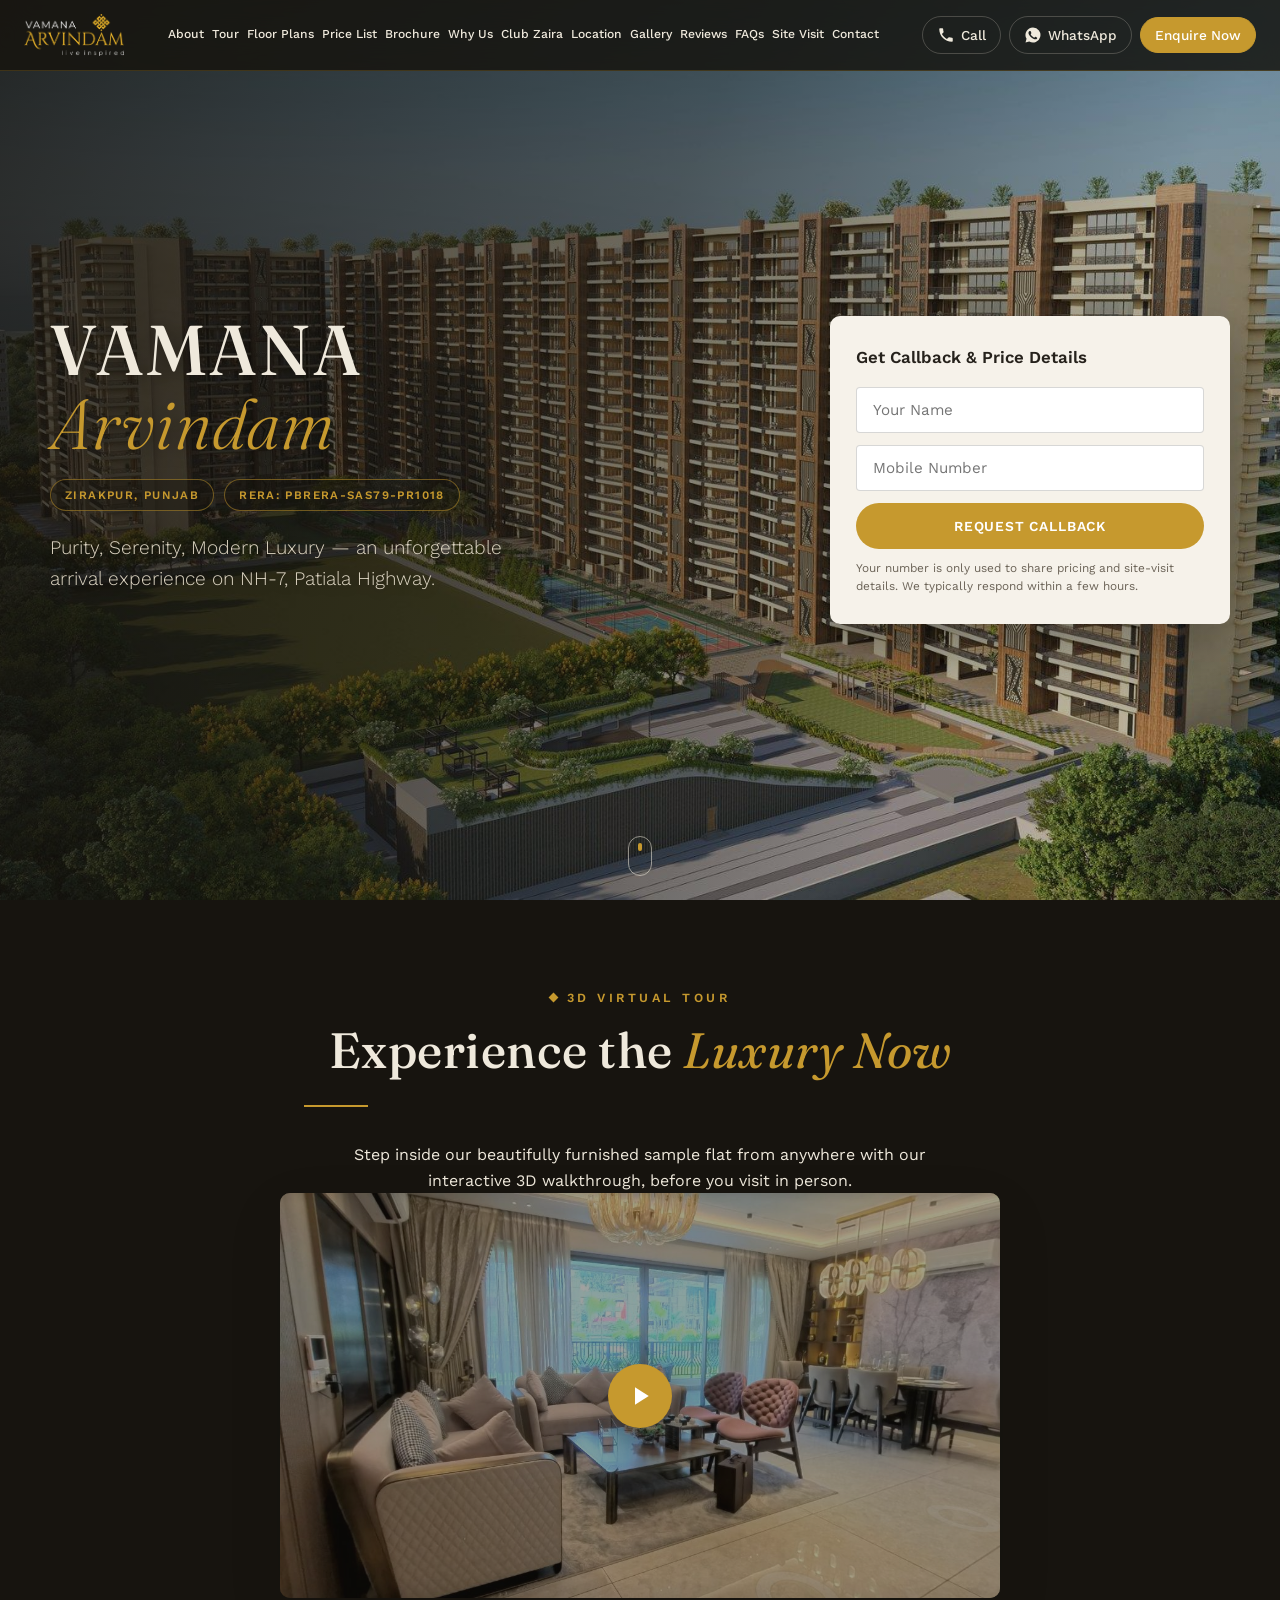
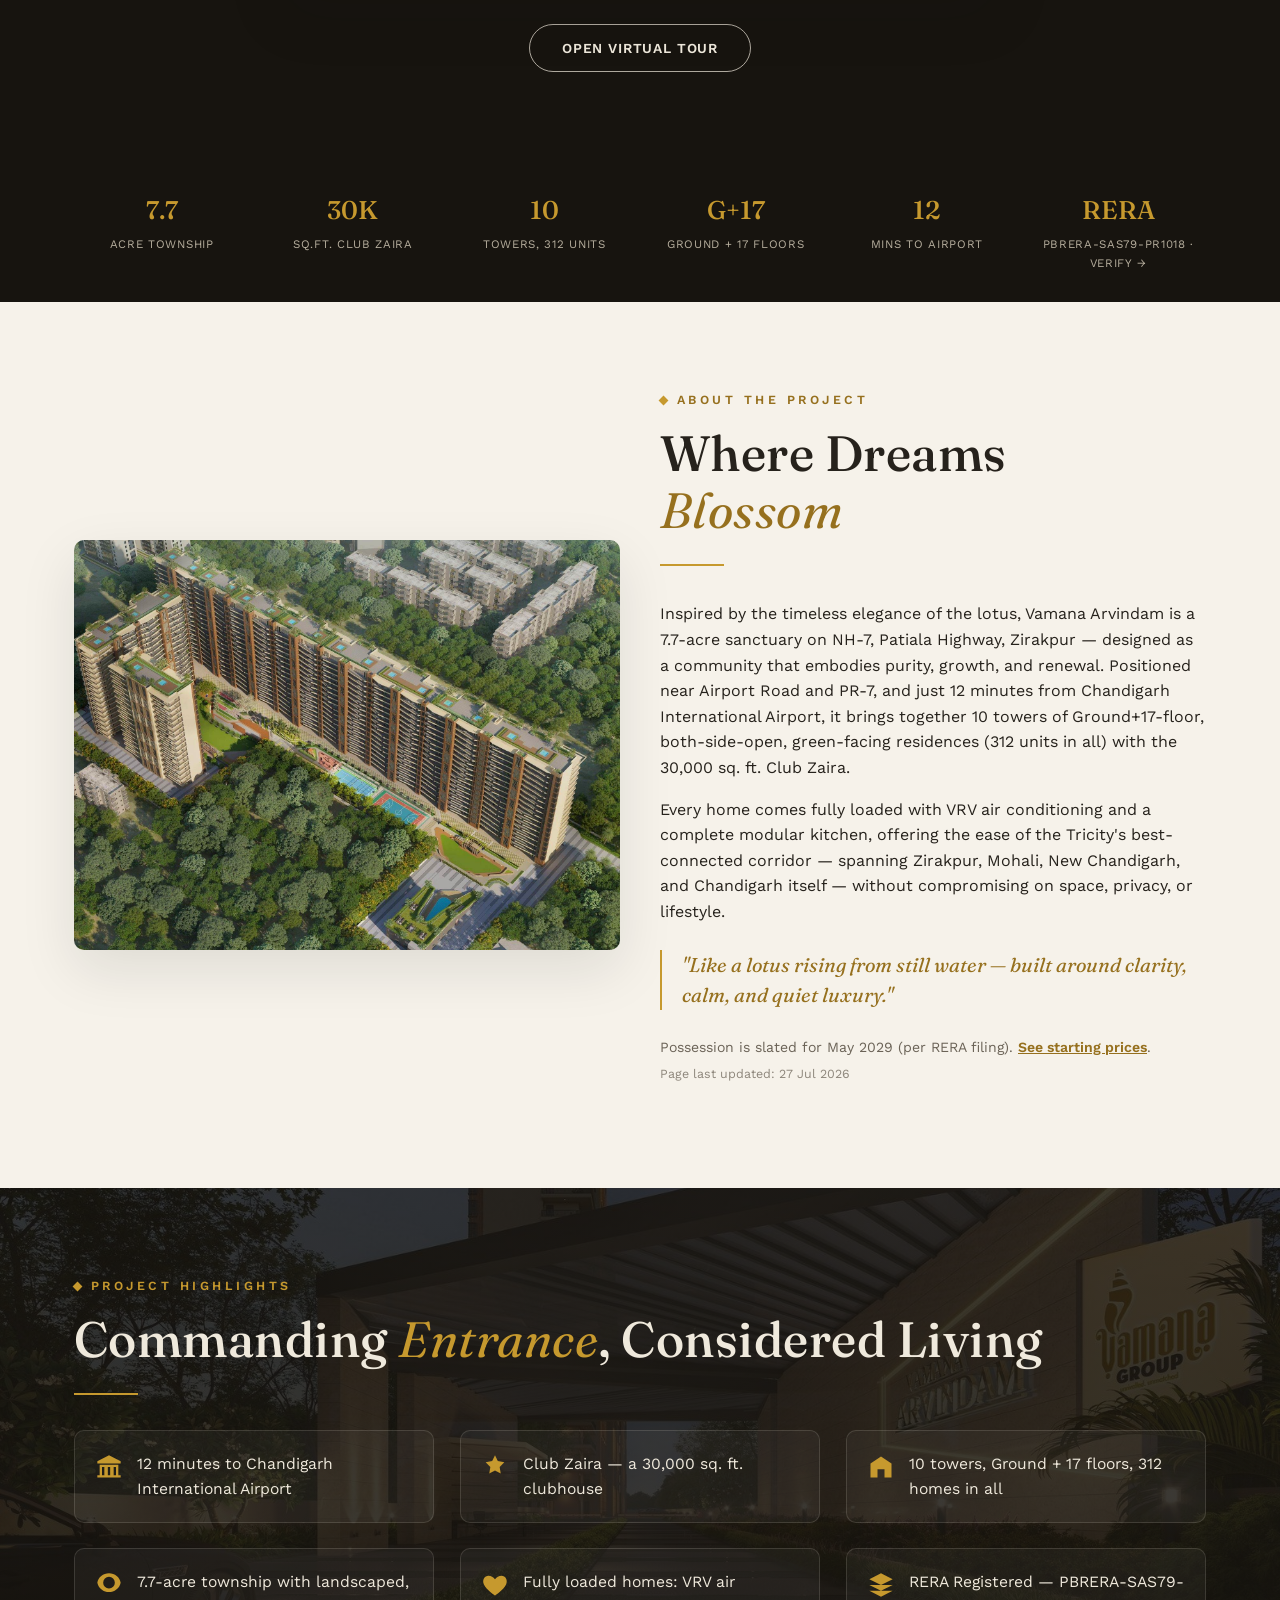
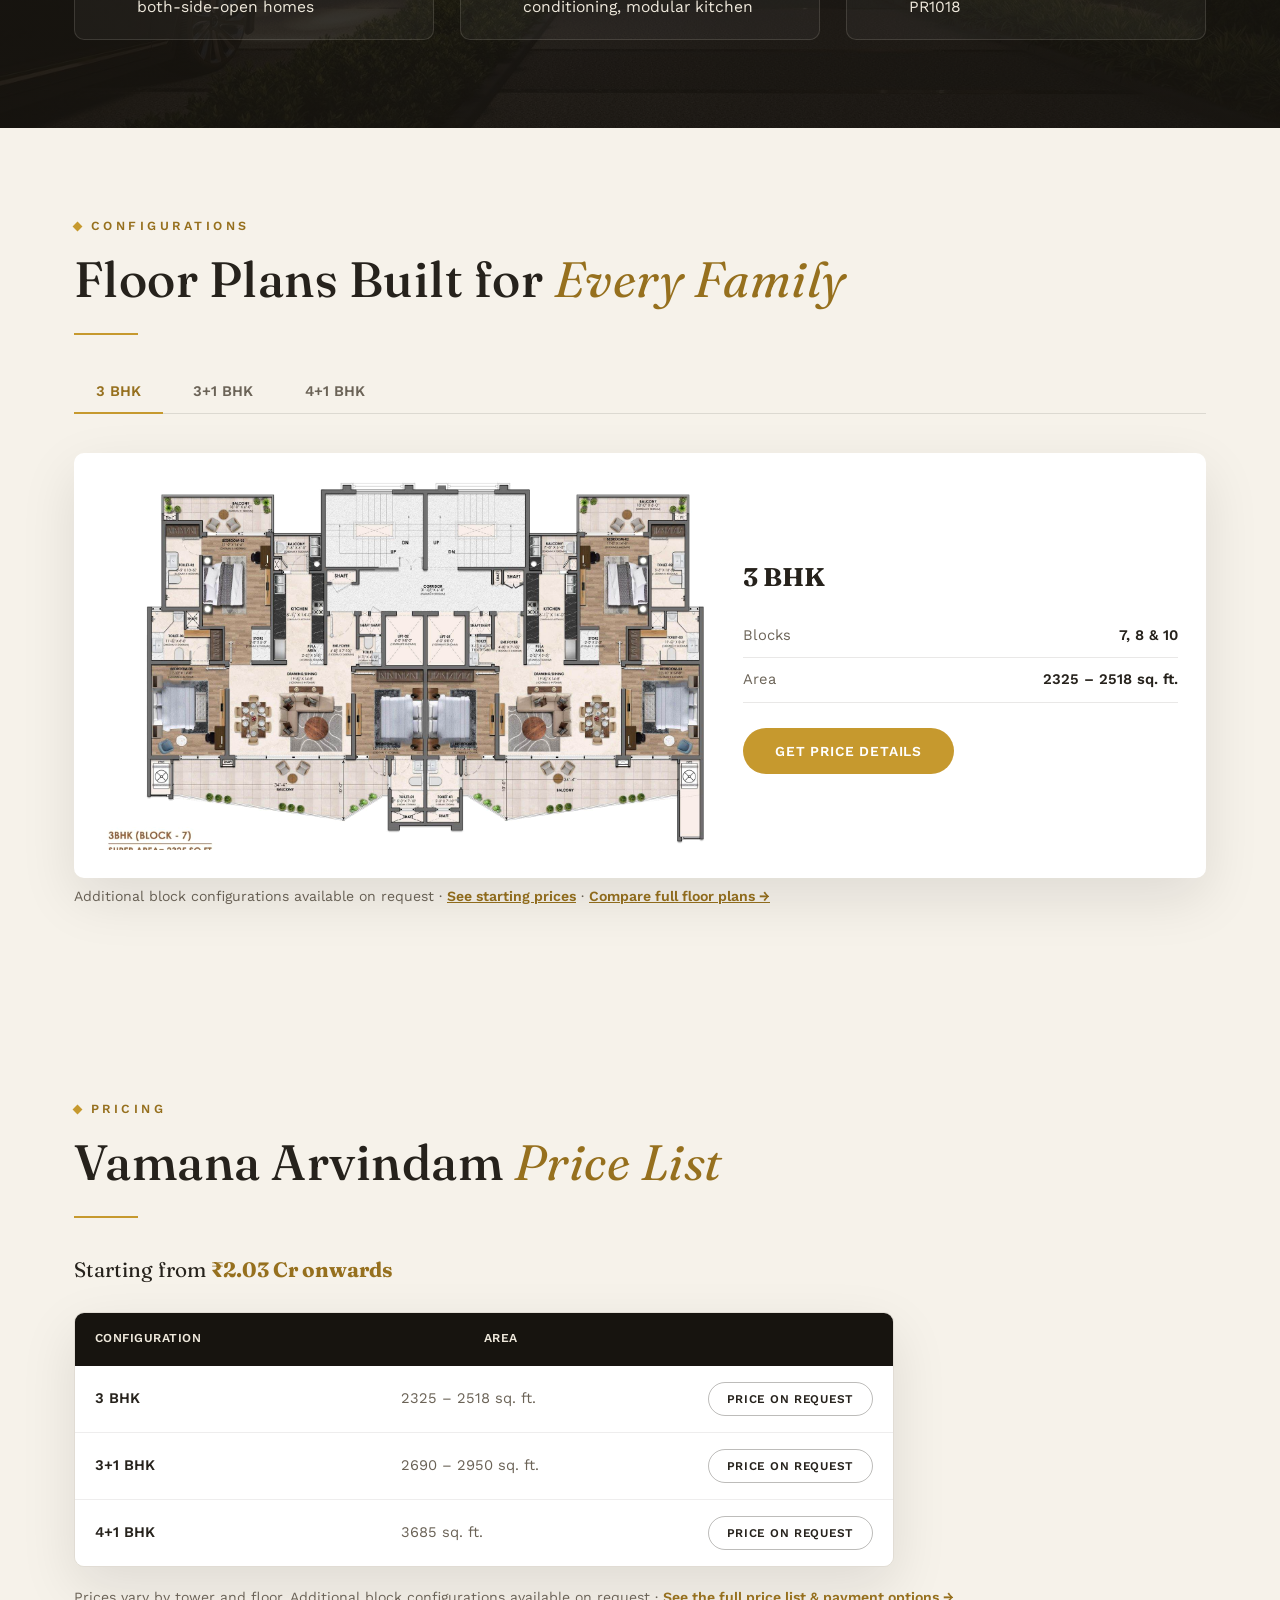
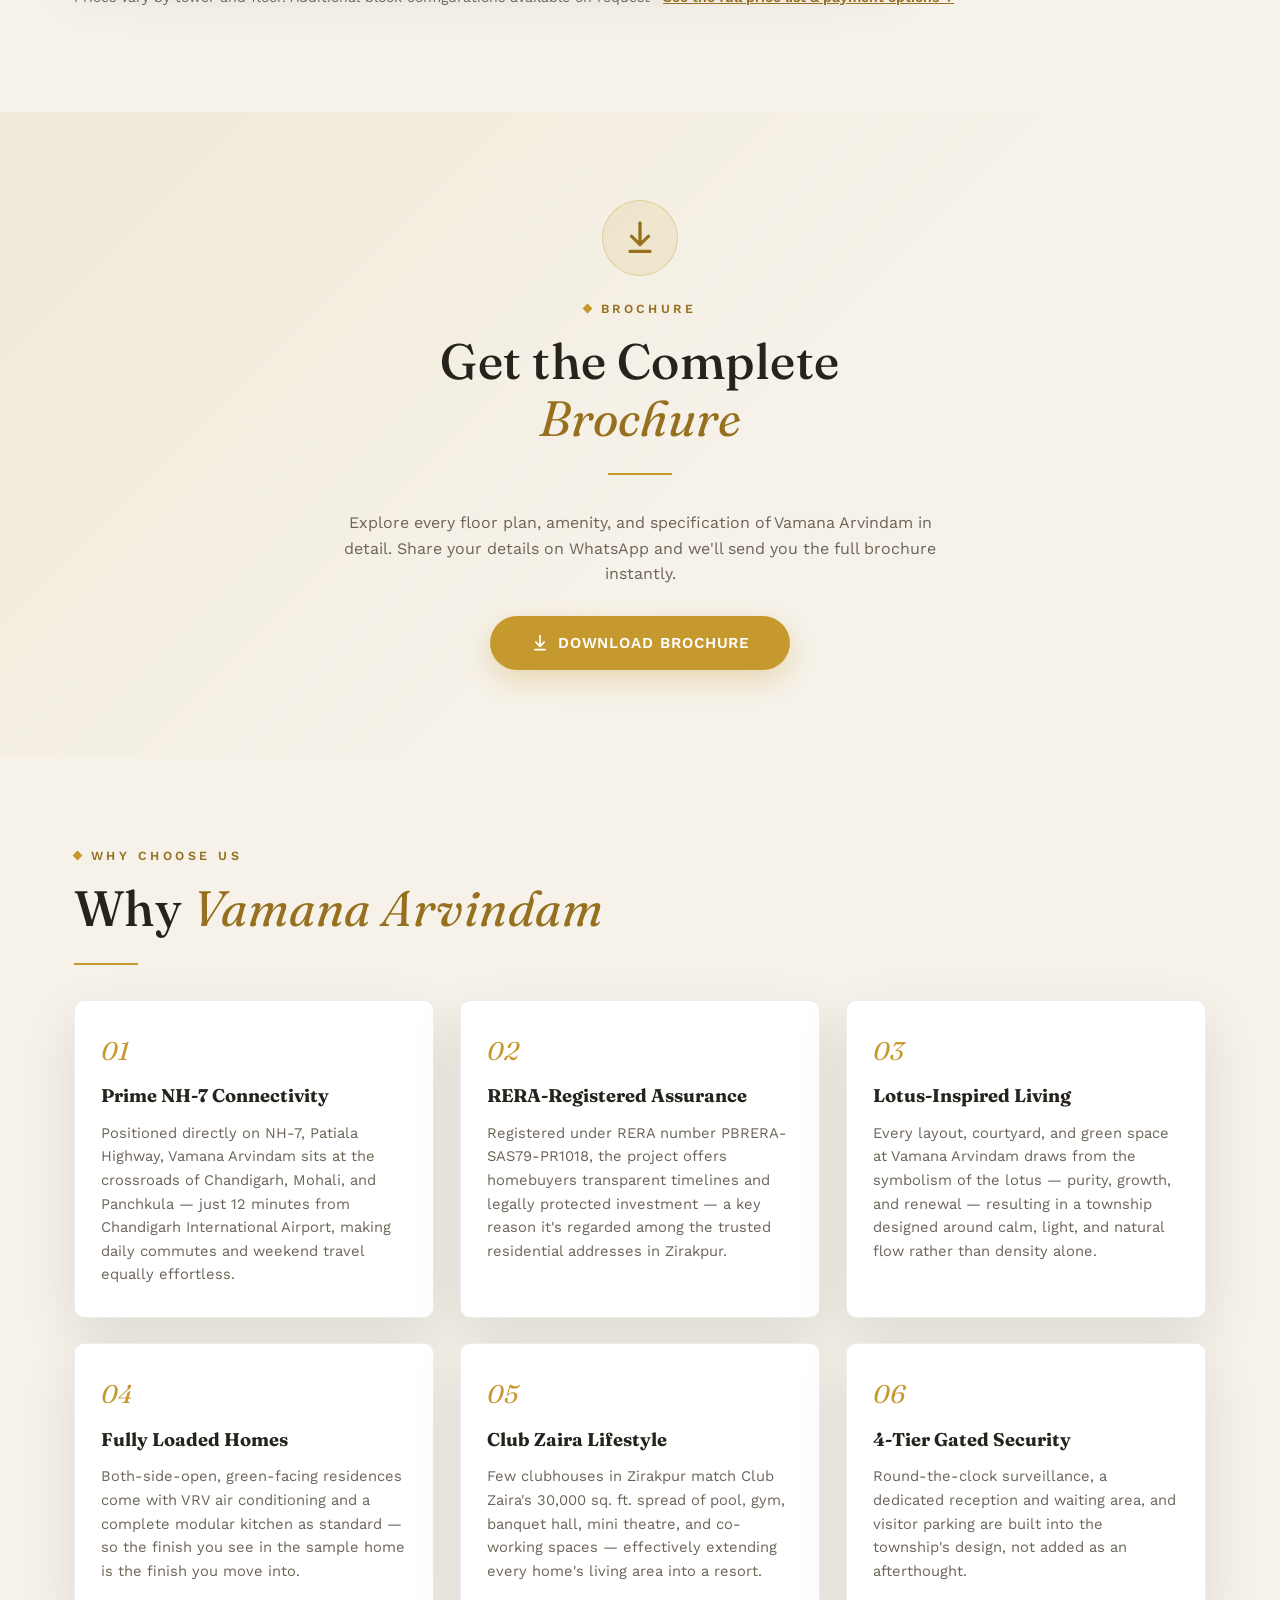
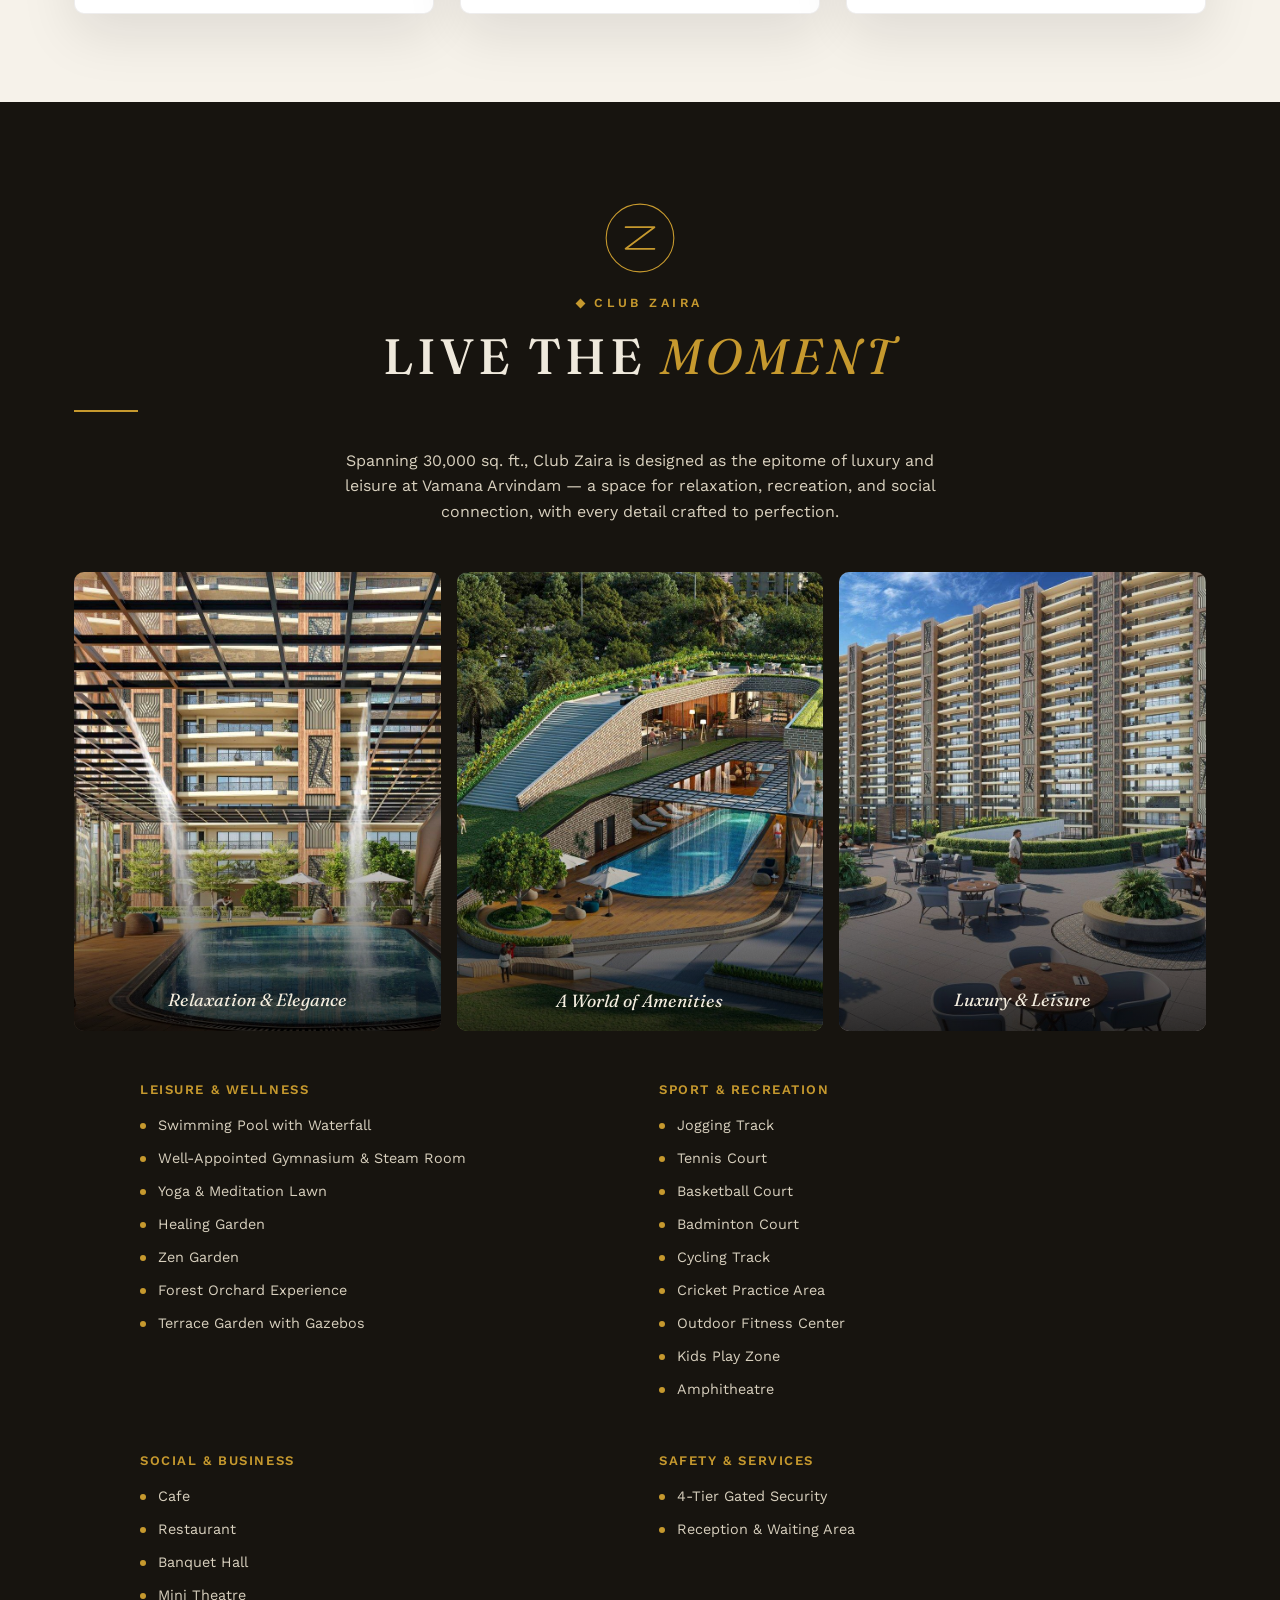
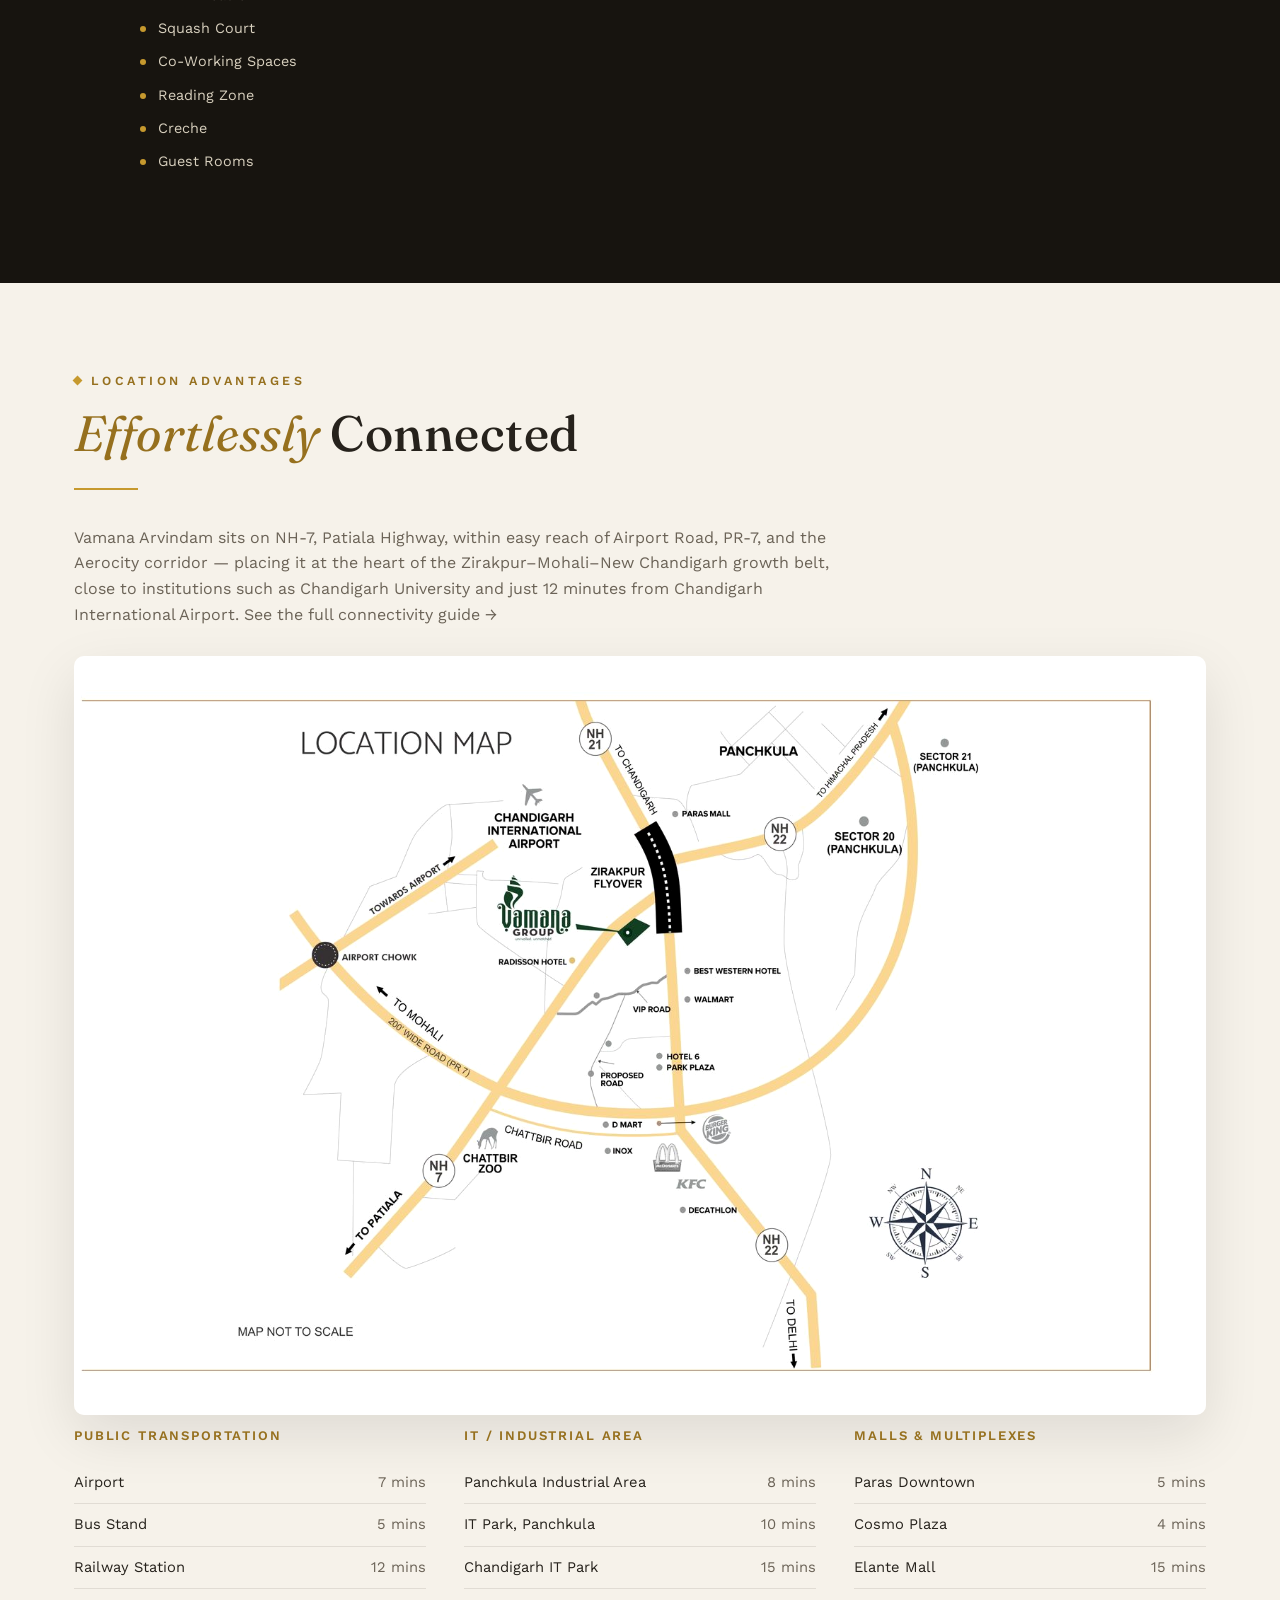
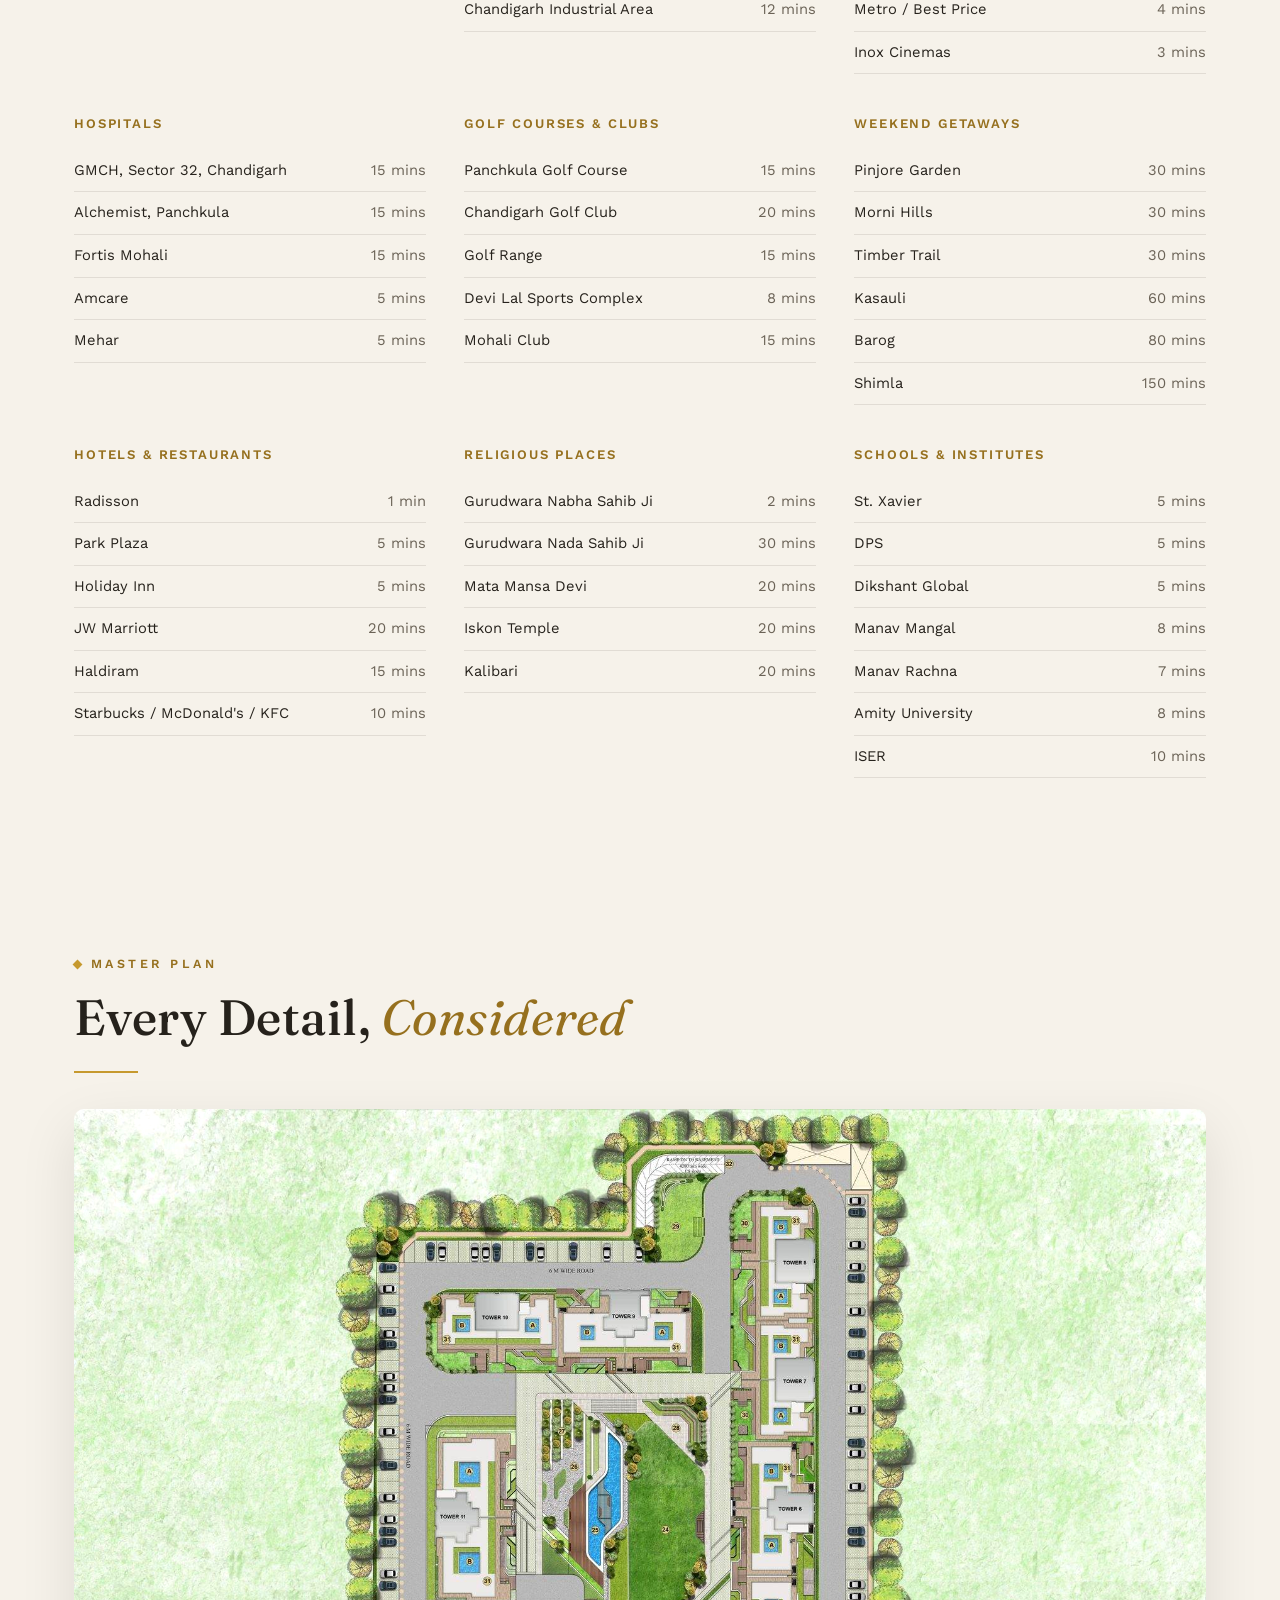
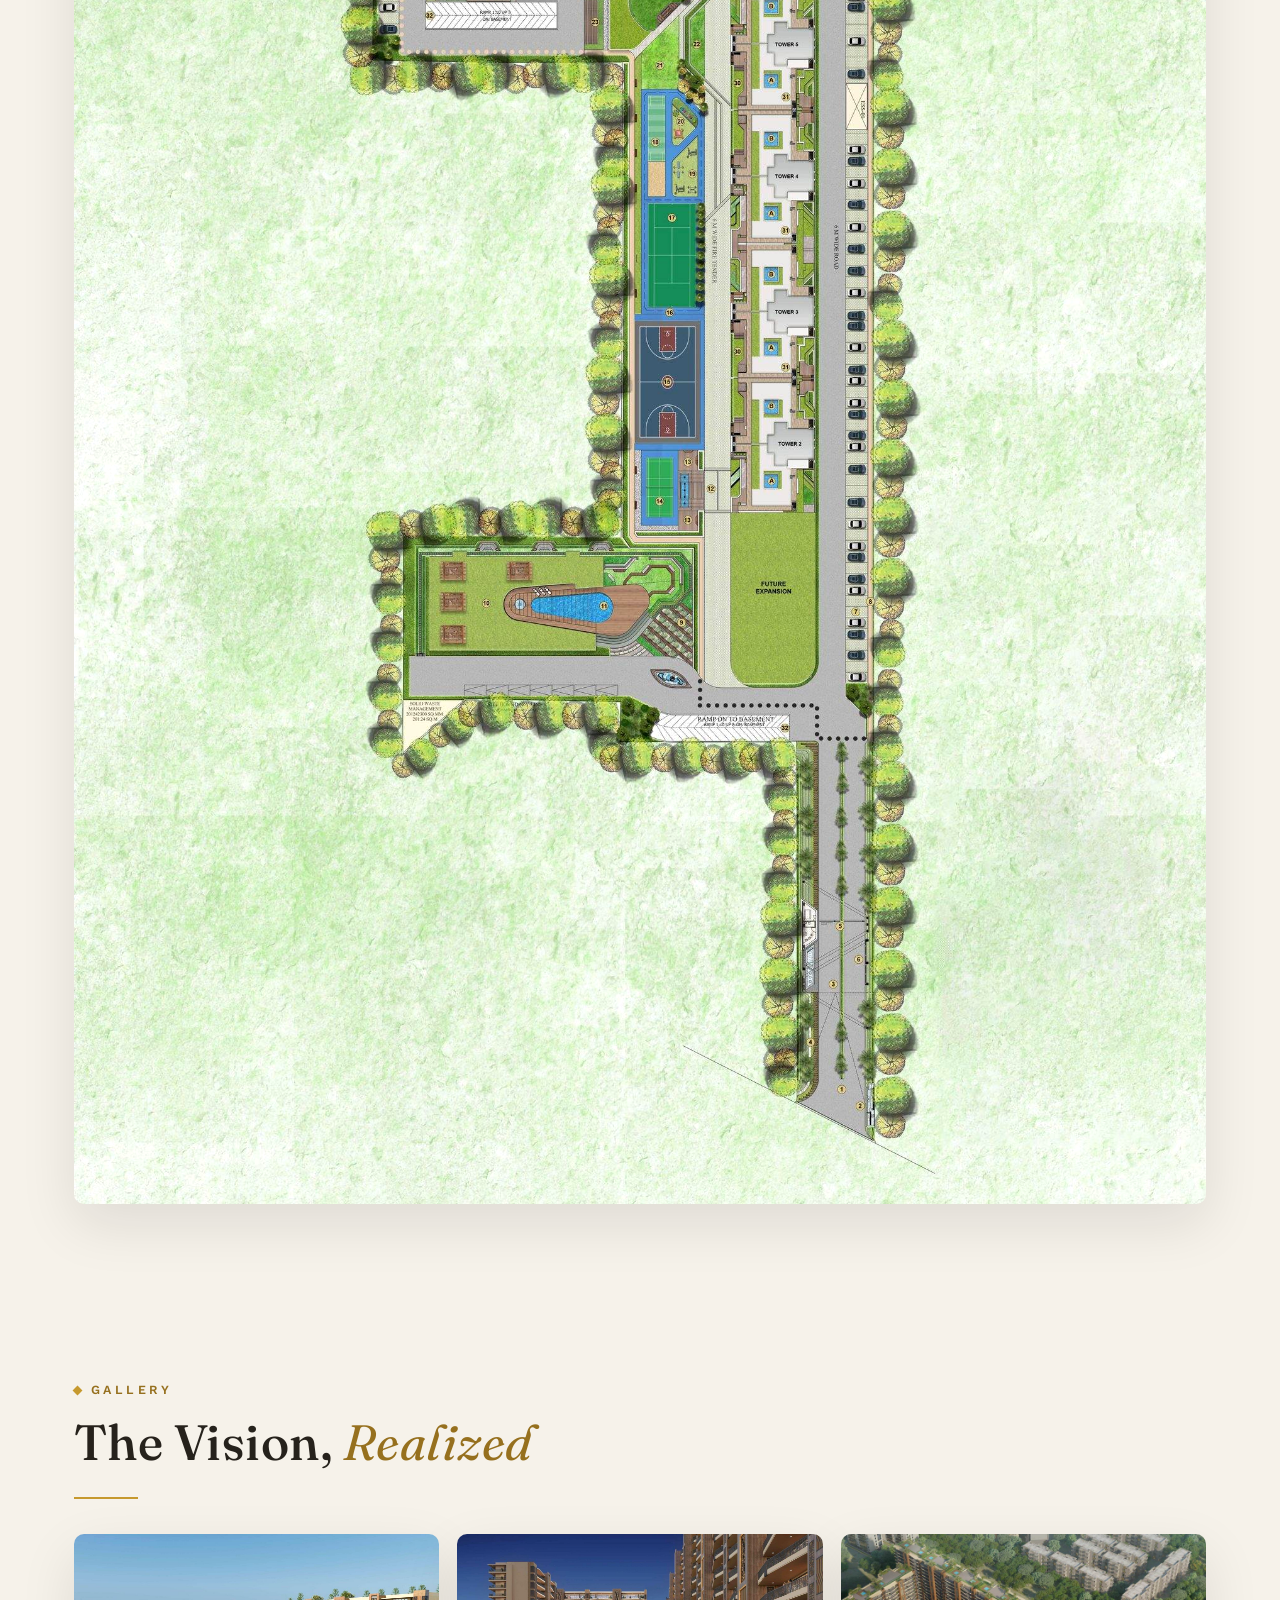
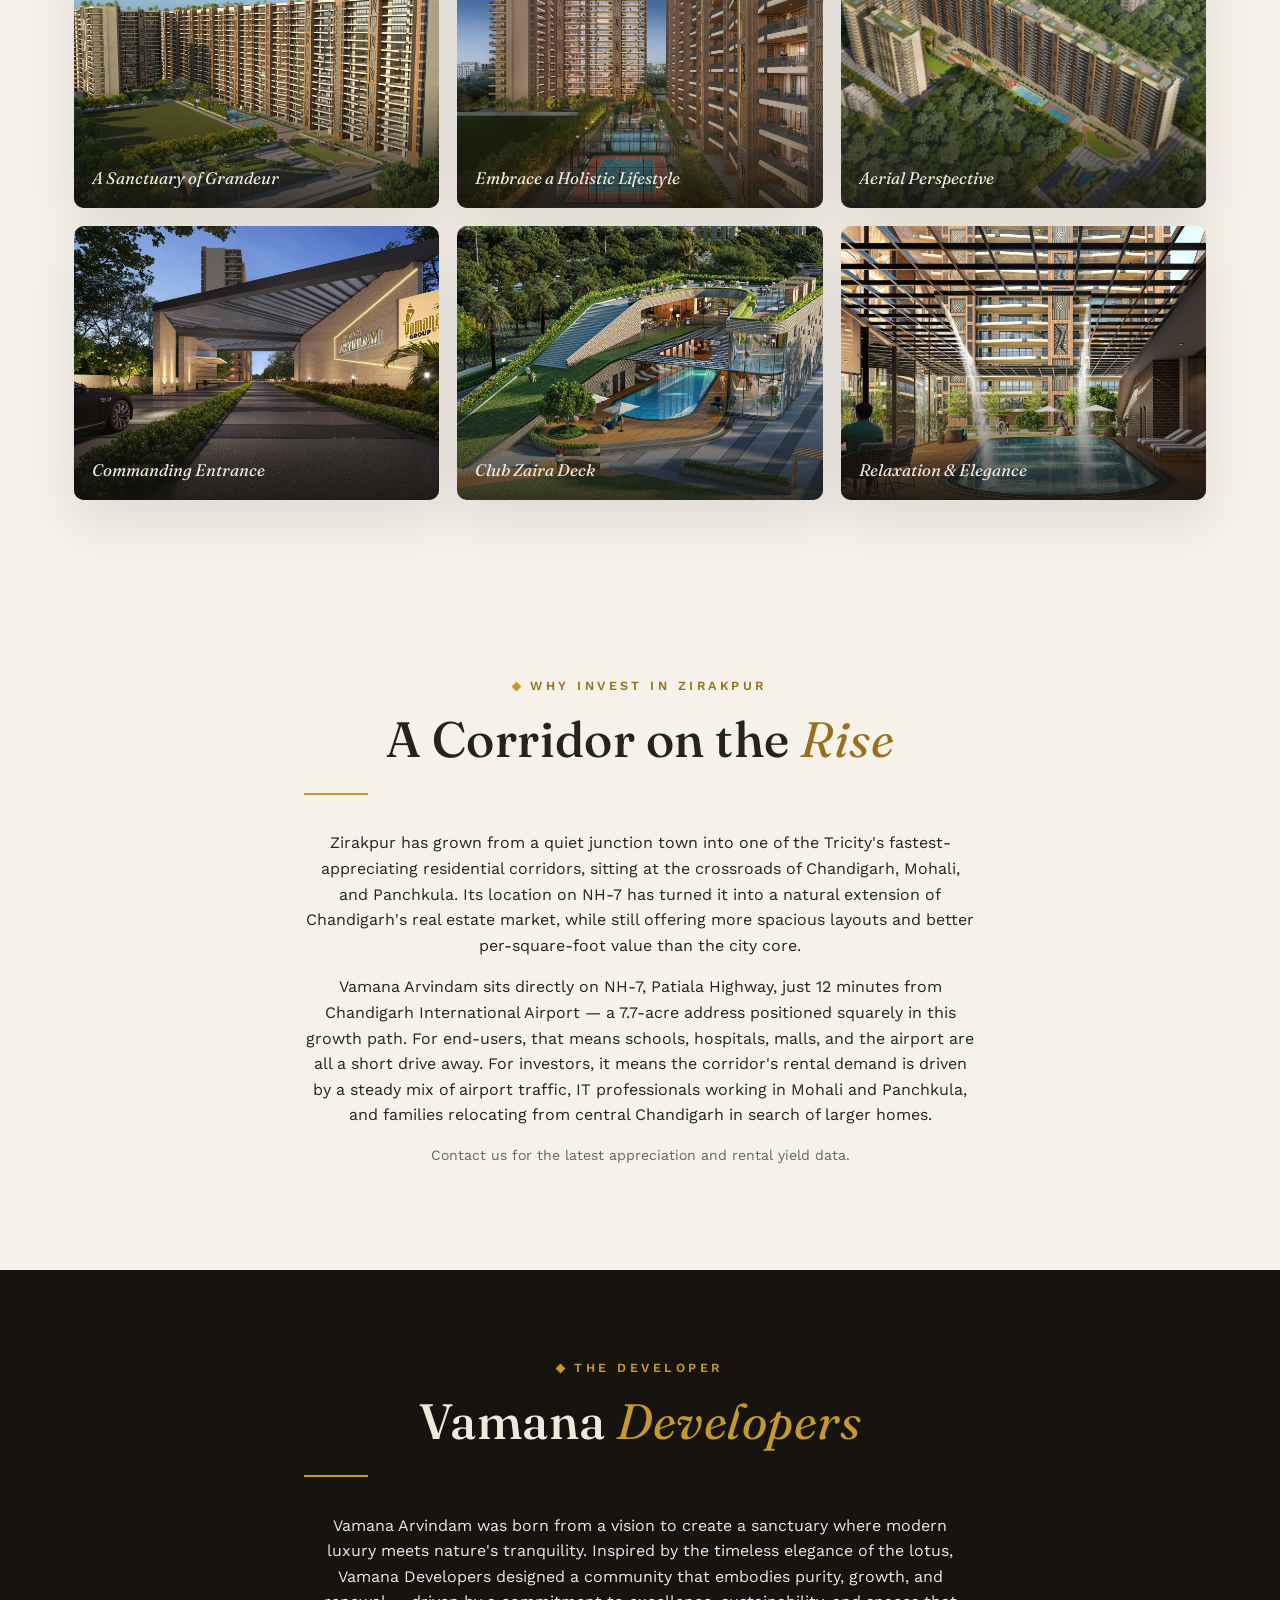
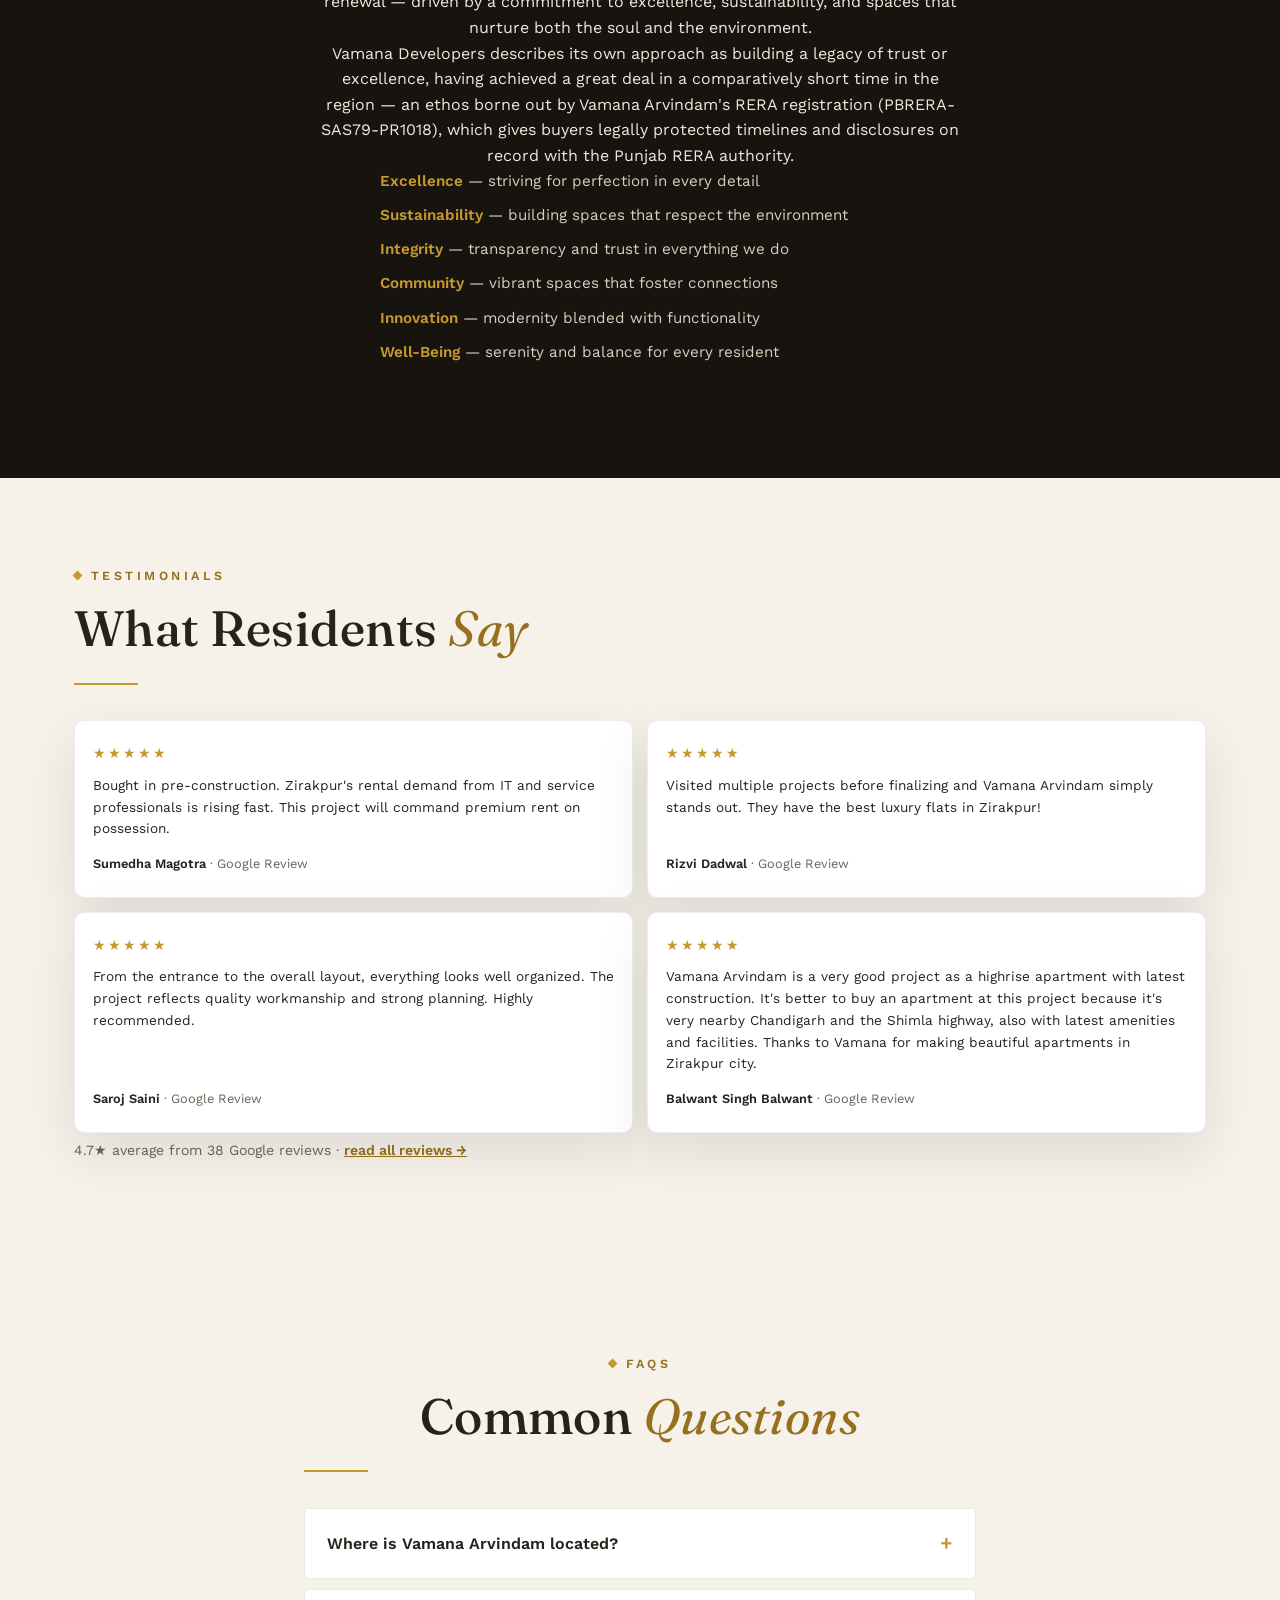
<file: vamanaarvindamzirakpur.com/index.html>
<!DOCTYPE html>
<html lang="en">
<head>
<!-- Google Tag Manager -->
<script>(function(w,d,s,l,i){w[l]=w[l]||[];w[l].push({'gtm.start':
new Date().getTime(),event:'gtm.js'});var f=d.getElementsByTagName(s)[0],
j=d.createElement(s),dl=l!='dataLayer'?'&l='+l:'';j.async=true;j.src=
'https://www.googletagmanager.com/gtm.js?id='+i+dl;f.parentNode.insertBefore(j,f);
})(window,document,'script','dataLayer','GTM-NSVQ8TC4');</script>
<!-- End Google Tag Manager -->
<meta charset="UTF-8">
<meta name="viewport" content="width=device-width, initial-scale=1.0">
<title>Vamana Arvindam Zirakpur | Luxury 3-4 BHK Flats Near Airport</title>
<meta name="description" content="Vamana Arvindam Zirakpur: RERA-registered 3, 3+1 & 4+1 BHK luxury flats on NH-7, 12 mins from Chandigarh Airport. Club Zaira clubhouse. Book a free site visit.">
<link rel="canonical" href="https://vamanaarvindamzirakpur.com/">
<meta name="robots" content="index, follow, max-snippet:-1, max-image-preview:large">
<meta name="keywords" content="Vamana Arvindam, Vamana Arvindam Zirakpur, 3 BHK flats Zirakpur, 4 BHK flats Zirakpur, luxury flats Zirakpur, flats near Chandigarh airport, Club Zaira, Vamana Developers, Zirakpur real estate, NH-7 Patiala Highway flats">
<meta name="author" content="Vamana Developers">
<link rel="icon" type="image/x-icon" href="/favicon.ico">
<link rel="icon" type="image/png" sizes="32x32" href="/favicon-32x32.png">
<link rel="icon" type="image/png" sizes="16x16" href="/favicon-16x16.png">
<link rel="apple-touch-icon" sizes="180x180" href="/apple-touch-icon.png">
<link rel="manifest" href="/site.webmanifest">
<meta name="theme-color" content="#C6992E">

<!-- Open Graph -->
<meta property="og:type" content="website">
<meta property="og:site_name" content="Vamana Arvindam Zirakpur">
<meta property="og:title" content="Vamana Arvindam Zirakpur | Luxury Residences Near Chandigarh Airport">
<meta property="og:description" content="3 BHK, 3+1 BHK & 4+1 BHK luxury flats in Zirakpur with the 30,000 sq.ft. Club Zaira. By Vamana Developers.">
<meta property="og:url" content="https://vamanaarvindamzirakpur.com/">
<meta property="og:image" content="https://vamanaarvindamzirakpur.com/images/optimized/sanctuary-grandeur.jpg">
<meta property="og:image:width" content="1600">
<meta property="og:image:height" content="1066">
<meta property="og:image:alt" content="Vamana Arvindam towers in Zirakpur">
<meta property="og:locale" content="en_IN">

<!-- Twitter -->
<meta name="twitter:card" content="summary_large_image">
<meta name="twitter:title" content="Vamana Arvindam Zirakpur">
<meta name="twitter:description" content="Luxury 3, 3+1 & 4+1 BHK residences in Zirakpur, near Chandigarh Airport.">
<meta name="twitter:image" content="https://vamanaarvindamzirakpur.com/images/optimized/sanctuary-grandeur.jpg">

<!-- Preload critical assets -->
<link rel="preload" as="image" href="images/optimized/sanctuary-grandeur.jpg" fetchpriority="high">
<link rel="preconnect" href="https://fonts.googleapis.com">
<link rel="preconnect" href="https://fonts.gstatic.com" crossorigin>
<link rel="preload" as="style" href="https://fonts.googleapis.com/css2?family=Fraunces:ital,opsz,wght@0,9..144,300;0,9..144,500;0,9..144,600;1,9..144,400;1,9..144,500&family=Work+Sans:wght@300;400;500;600;700&display=swap" onload="this.onload=null;this.rel='stylesheet'">
<noscript><link rel="stylesheet" href="https://fonts.googleapis.com/css2?family=Fraunces:ital,opsz,wght@0,9..144,300;0,9..144,500;0,9..144,600;1,9..144,400;1,9..144,500&family=Work+Sans:wght@300;400;500;600;700&display=swap"></noscript>

<link rel="stylesheet" href="styles.css">

<!-- JSON-LD Structured Data -->
<script type="application/ld+json">
{
  "@context": "https://schema.org",
  "@graph": [
    {
      "@type": "Organization",
      "@id": "https://vamanaarvindamzirakpur.com/#organization",
      "name": "Vamana Developers",
      "url": "https://vamanaarvindamzirakpur.com/",
      "logo": "https://vamanaarvindamzirakpur.com/images/brand/logo-full.png"
    },
    {
      "@type": "RealEstateAgent",
      "@id": "https://vamanaarvindamzirakpur.com/#agent",
      "name": "Vamana Arvindam Zirakpur",
      "url": "https://vamanaarvindamzirakpur.com/",
      "areaServed": "Zirakpur, Punjab, India",
      "telephone": "+91-7888913402"
    },
    {
      "@type": "Residence",
      "@id": "https://vamanaarvindamzirakpur.com/#residence",
      "name": "Vamana Arvindam",
      "description": "7.7-acre residential township by Vamana Developers on NH-7, Patiala Highway, Zirakpur, Punjab, offering 3 BHK, 3+1 BHK and 4+1 BHK apartments across 10 towers of Ground+17 floors, with the 30,000 sq.ft. Club Zaira clubhouse. RERA: PBRERA-SAS79-PR1018.",
      "address": {
        "@type": "PostalAddress",
        "streetAddress": "High Ground Lights, Patiala Road",
        "addressLocality": "Zirakpur",
        "addressRegion": "Punjab",
        "postalCode": "140603",
        "addressCountry": "IN"
      }
    },
    {
      "@type": "Place",
      "@id": "https://vamanaarvindamzirakpur.com/#place",
      "name": "Vamana Arvindam, Zirakpur",
      "address": {
        "@type": "PostalAddress",
        "streetAddress": "High Ground Lights, Patiala Road",
        "addressLocality": "Zirakpur",
        "addressRegion": "Punjab",
        "postalCode": "140603",
        "addressCountry": "IN"
      }
    },
    {
      "@type": "LocalBusiness",
      "@id": "https://vamanaarvindamzirakpur.com/#localbusiness",
      "name": "Vamana Arvindam",
      "image": "https://vamanaarvindamzirakpur.com/images/optimized/sanctuary-grandeur.jpg",
      "telephone": "+91-7888913402",
      "priceRange": "Rs. 2.03 Cr - Rs. 3.48 Cr",
      "hasMap": "https://www.google.com/maps/search/?api=1&query=Vamana+Arvindam+Patiala+Road+Zirakpur",
      "review": [
        { "@type": "Review", "author": { "@type": "Person", "name": "Sumedha Magotra" }, "reviewRating": { "@type": "Rating", "ratingValue": "5" }, "reviewBody": "Bought in pre-construction. Zirakpur's rental demand from IT and service professionals is rising fast. This project will command premium rent on possession." },
        { "@type": "Review", "author": { "@type": "Person", "name": "Rizvi Dadwal" }, "reviewRating": { "@type": "Rating", "ratingValue": "5" }, "reviewBody": "Visited multiple projects before finalizing and Vamana Arvindam simply stands out. They have the best luxury flats in Zirakpur." },
        { "@type": "Review", "author": { "@type": "Person", "name": "Saroj Saini" }, "reviewRating": { "@type": "Rating", "ratingValue": "5" }, "reviewBody": "From the entrance to the overall layout, everything looks well organized. The project reflects quality workmanship and strong planning." },
        { "@type": "Review", "author": { "@type": "Person", "name": "Balwant Singh Balwant" }, "reviewRating": { "@type": "Rating", "ratingValue": "5" }, "reviewBody": "A very good project as a highrise apartment with the latest construction, nearby Chandigarh and the Shimla highway, with the latest amenities and facilities." }
      ],
      "aggregateRating": { "@type": "AggregateRating", "ratingValue": "4.7", "reviewCount": "38" },
      "address": {
        "@type": "PostalAddress",
        "streetAddress": "High Ground Lights, Patiala Road",
        "addressLocality": "Zirakpur",
        "addressRegion": "Punjab",
        "postalCode": "140603",
        "addressCountry": "IN"
      }
    },
    {
      "@type": "WebSite",
      "@id": "https://vamanaarvindamzirakpur.com/#website",
      "url": "https://vamanaarvindamzirakpur.com/",
      "name": "Vamana Arvindam Zirakpur",
      "potentialAction": {
        "@type": "SearchAction",
        "target": "https://vamanaarvindamzirakpur.com/?s={search_term_string}",
        "query-input": "required name=search_term_string"
      }
    },
    {
      "@type": "WebPage",
      "@id": "https://vamanaarvindamzirakpur.com/#webpage",
      "url": "https://vamanaarvindamzirakpur.com/",
      "name": "Vamana Arvindam Zirakpur | Luxury Flats Near Chandigarh Airport",
      "isPartOf": { "@id": "https://vamanaarvindamzirakpur.com/#website" }
    },
    {
      "@type": "BreadcrumbList",
      "itemListElement": [
        { "@type": "ListItem", "position": 1, "name": "Home", "item": "https://vamanaarvindamzirakpur.com/" },
        { "@type": "ListItem", "position": 2, "name": "Vamana Arvindam", "item": "https://vamanaarvindamzirakpur.com/#about" }
      ]
    },
    {
      "@type": "ContactPoint",
      "telephone": "+91-7888913402",
      "contactType": "sales",
      "areaServed": "IN"
    },
    {
      "@type": "FAQPage",
      "mainEntity": [
        { "@type": "Question", "name": "Where is Vamana Arvindam located?", "acceptedAnswer": { "@type": "Answer", "text": "At High Ground Lights, Patiala Road (NH-7), Zirakpur, Punjab 140603 — at the crossroads of Chandigarh, Mohali, and Panchkula." } },
        { "@type": "Question", "name": "How big is the Vamana Arvindam township?", "acceptedAnswer": { "@type": "Answer", "text": "It's a 7.7-acre township of 10 towers, Ground+17 floors each, with 312 both-side-open, green-facing residences in total." } },
        { "@type": "Question", "name": "What configurations are available at Vamana Arvindam?", "acceptedAnswer": { "@type": "Answer", "text": "3 BHK, 3+1 BHK, and 4+1 BHK residences." } },
        { "@type": "Question", "name": "What is the starting price of Vamana Arvindam?", "acceptedAnswer": { "@type": "Answer", "text": "Vamana Arvindam starts from ₹2.03 Cr onwards. Prices vary by configuration, tower, and floor — contact us for the complete, current price list." } },
        { "@type": "Question", "name": "What is the RERA number of Vamana Arvindam?", "acceptedAnswer": { "@type": "Answer", "text": "Vamana Arvindam is registered under RERA number PBRERA-SAS79-PR1018. You can independently verify this on the official RERA Punjab portal." } },
        { "@type": "Question", "name": "How many towers and floors does Vamana Arvindam have?", "acceptedAnswer": { "@type": "Answer", "text": "Vamana Arvindam has 10 towers of Ground+17 floors each, with 312 units in total." } },
        { "@type": "Question", "name": "What is the possession date?", "acceptedAnswer": { "@type": "Answer", "text": "Possession is scheduled for May 2029, as per the project's RERA registration." } },
        { "@type": "Question", "name": "How far is Vamana Arvindam from Chandigarh International Airport?", "acceptedAnswer": { "@type": "Answer", "text": "Approximately 12 minutes via NH-7, Patiala Highway." } },
        { "@type": "Question", "name": "What is Club Zaira?", "acceptedAnswer": { "@type": "Answer", "text": "A 30,000 sq. ft. clubhouse with resort-style amenities exclusive to residents." } },
        { "@type": "Question", "name": "What is the area of the 3 BHK units?", "acceptedAnswer": { "@type": "Answer", "text": "2325 – 2518 sq. ft." } },
        { "@type": "Question", "name": "What is the area of the 3+1 BHK units?", "acceptedAnswer": { "@type": "Answer", "text": "2690 – 2950 sq. ft." } },
        { "@type": "Question", "name": "What is the area of the 4+1 BHK units?", "acceptedAnswer": { "@type": "Answer", "text": "3685 sq. ft." } },
        { "@type": "Question", "name": "Is Vamana Arvindam close to schools?", "acceptedAnswer": { "@type": "Answer", "text": "Yes, St. Xavier, DPS, and Amity University are all within 5–8 minutes." } },
        { "@type": "Question", "name": "Is Vamana Arvindam close to hospitals?", "acceptedAnswer": { "@type": "Answer", "text": "Yes, Amcare and Mehar are 5 minutes away; GMCH, Fortis Mohali, and Alchemist are within 15 minutes." } },
        { "@type": "Question", "name": "Who is the developer of Vamana Arvindam?", "acceptedAnswer": { "@type": "Answer", "text": "Vamana Developers." } },
        { "@type": "Question", "name": "What amenities does Vamana Arvindam offer?", "acceptedAnswer": { "@type": "Answer", "text": "Swimming pool, tennis and basketball courts, jogging track, amphitheatre, zen garden, and more via Club Zaira." } },
        { "@type": "Question", "name": "Is Vamana Arvindam suitable for investment?", "acceptedAnswer": { "@type": "Answer", "text": "Zirakpur's location and connectivity make it a strong long-term investment corridor. Ask us for the latest appreciation trends and rental data." } },
        { "@type": "Question", "name": "How do I book a site visit?", "acceptedAnswer": { "@type": "Answer", "text": "Submit your details through the enquiry form or call/WhatsApp us directly." } },
        { "@type": "Question", "name": "Is home loan assistance available?", "acceptedAnswer": { "@type": "Answer", "text": "Yes — our team can connect you with home loan partners. Contact us for current tie-ups and rates." } },
        { "@type": "Question", "name": "What is the payment plan?", "acceptedAnswer": { "@type": "Answer", "text": "Flexible payment plans are available. Contact our sales team for current plan options." } },
        { "@type": "Question", "name": "How does Vamana Arvindam compare to other Zirakpur projects?", "acceptedAnswer": { "@type": "Answer", "text": "Vamana Arvindam stands out for its scale (10 towers, 312 units on 7.7 acres), its 30,000 sq. ft. dedicated clubhouse (Club Zaira), 4-tier gated security, and its position directly on NH-7 near Airport Road and PR-7 — a combination not every Zirakpur project offers together." } },
        { "@type": "Question", "name": "What is the difference between super area and carpet area?", "acceptedAnswer": { "@type": "Answer", "text": "Super area includes your carpet area plus a share of common spaces (lobbies, staircases, corridors). Carpet area is the actual usable floor space within your unit's walls. For exact carpet-area figures for Vamana Arvindam, contact our sales team." } },
        { "@type": "Question", "name": "Is Vamana Arvindam Vastu-compliant?", "acceptedAnswer": { "@type": "Answer", "text": "Contact our sales team to confirm current Vastu-compliance details for specific units and configurations." } },
        { "@type": "Question", "name": "Which banks offer home loans for Vamana Arvindam?", "acceptedAnswer": { "@type": "Answer", "text": "Home loan assistance is available through leading nationalized and private banks. Contact our team for the current list of lending partners and rates." } },
        { "@type": "Question", "name": "Is Zirakpur a good investment in 2026?", "acceptedAnswer": { "@type": "Answer", "text": "Zirakpur's position at the crossroads of Chandigarh, Mohali, and Panchkula — along with its NH-7 connectivity and proximity to Chandigarh International Airport — has made it one of the Tricity's fastest-growing residential corridors. See our 'Why Invest' section above for more." } }
      ]
    }
  ]
}
</script>
</head>
<body>
<!-- Google Tag Manager (noscript) -->
<noscript><iframe src="https://www.googletagmanager.com/ns.html?id=GTM-NSVQ8TC4"
height="0" width="0" style="display:none;visibility:hidden"></iframe></noscript>
<!-- End Google Tag Manager (noscript) -->

<!-- ============ SKIP LINK ============ -->
<a href="#main" class="skip-link">Skip to main content</a>

<!-- ============ STICKY HEADER ============ -->
<header class="site-header" id="siteHeader">
  <div class="header-inner">
    <a href="#hero" class="logo" aria-label="Vamana Arvindam home">
      <img src="images/brand/logo-header.png" alt="Vamana Arvindam" class="logo-img" width="215" height="90">
    </a>

    <nav class="site-nav" id="siteNav" aria-label="Section navigation">
      <a href="#about">About</a>
      <a href="#virtual-tour">Tour</a>
      <a href="floor-plans.html">Floor Plans</a>
      <a href="price-list.html">Price List</a>
      <a href="#brochure">Brochure</a>
      <a href="#why-choose">Why Us</a>
      <a href="#amenities">Club Zaira</a>
      <a href="location-connectivity.html">Location</a>
      <a href="#image-gallery">Gallery</a>
      <a href="reviews.html">Reviews</a>
      <a href="#faq">FAQs</a>
      <a href="book-site-visit.html">Site Visit</a>
      <a href="#contact">Contact</a>
    </nav>

    <div class="header-actions">
      <button type="button" class="action-btn action-call" data-action="call" aria-label="Call now">
        <svg viewBox="0 0 24 24" width="18" height="18" aria-hidden="true"><path fill="currentColor" d="M6.6 10.8c1.4 2.8 3.8 5.2 6.6 6.6l2.2-2.2c.3-.3.7-.4 1-.2 1.1.4 2.3.6 3.6.6.6 0 1 .4 1 1V20c0 .6-.4 1-1 1C10.5 21 3 13.5 3 4c0-.6.4-1 1-1h3.2c.6 0 1 .4 1 1 0 1.3.2 2.5.6 3.6.1.4 0 .8-.3 1L6.6 10.8z"/></svg>
        <span>Call</span>
      </button>
      <button type="button" class="action-btn action-whatsapp" data-action="whatsapp" aria-label="Chat on WhatsApp">
        <svg viewBox="0 0 24 24" width="18" height="18" aria-hidden="true"><path fill="currentColor" d="M12 2a10 10 0 00-8.6 15.1L2 22l5-1.3A10 10 0 1012 2zm5.8 14.2c-.2.7-1.4 1.3-2 1.4-.5.1-1.1.1-1.8-.1-.4-.1-1-.3-1.7-.6-3-1.3-4.9-4.3-5.1-4.5-.1-.2-1.2-1.6-1.2-3s.8-2.1 1-2.4c.3-.3.6-.3.8-.3h.6c.2 0 .4 0 .6.5.2.5.7 1.8.8 1.9.1.2.1.3 0 .5-.1.2-.1.3-.3.5l-.4.5c-.1.2-.3.3-.1.6.2.3.9 1.5 1.9 2.4 1.3 1.2 2.4 1.5 2.7 1.7.3.2.5.1.6-.1l.6-.7c.2-.3.4-.2.6-.1l1.7.8c.2.1.3.2.4.3.1.2.1.9-.1 1.6z"/></svg>
        <span>WhatsApp</span>
      </button>
      <button type="button" class="action-btn action-enquire" data-action="enquire" aria-label="Enquire now">Enquire Now</button>
      <button type="button" class="nav-toggle" id="navToggle" aria-label="Open menu" aria-expanded="false" aria-controls="siteNav">
        <span></span><span></span><span></span>
      </button>
    </div>
  </div>
</header>

<main id="main">

  <!-- ============ HERO ============ -->
  <section class="hero hero--home" id="hero" style="background-image:url('images/optimized/sanctuary-grandeur.jpg')">
    <div class="hero-overlay"></div>
    <div class="hero-inner">
      <div class="hero-content">
        <h1 class="hero-title">Vamana<br><em>Arvindam</em></h1>
        <div class="hero-badges">
          <span class="hero-badge">Zirakpur, Punjab</span>
          <span class="hero-badge">RERA: PBRERA-SAS79-PR1018</span>
        </div>
        <p class="hero-tagline">Purity, Serenity, Modern Luxury — an unforgettable arrival experience on NH-7, Patiala Highway.</p>
      </div>

      <form class="hero-form" id="heroForm" novalidate>
        <p class="hero-form-title">Get Callback &amp; Price Details</p>
        <label class="visually-hidden" for="heroName">Name</label>
        <input type="text" id="heroName" name="name" placeholder="Your Name" required autocomplete="name">
        <label class="visually-hidden" for="heroPhone">Mobile Number</label>
        <input type="tel" id="heroPhone" name="phone" placeholder="Mobile Number" required autocomplete="tel" inputmode="numeric">
        <button type="submit" class="btn btn-primary btn-full">Request Callback</button>
        <p class="form-microcopy">Your number is only used to share pricing and site-visit details. We typically respond within a few hours.</p>
      </form>
    </div>

    <a href="#virtual-tour" class="scroll-cue" aria-label="Scroll to explore">
      <span></span>
    </a>
  </section>

  <!-- ============ VIRTUAL TOUR ============ -->
  <section class="section section-dark" id="virtual-tour">
    <div class="container narrow-copy">
      <p class="section-eyebrow section-eyebrow-light">3D Virtual Tour</p>
      <h2 class="section-title section-title-light">Experience the <em>Luxury Now</em></h2>
      <div class="gold-rule gold-rule-light"></div>
      <p class="light-copy">Step inside our beautifully furnished sample flat from anywhere with our interactive 3D walkthrough, before you visit in person.</p>
    </div>
    <div class="container">
      <div class="virtual-tour-card">
        <button type="button" class="virtual-tour-thumb" style="background-image:url('images/optimized/virtual-tour-sample-flat.jpg')" data-action="tour-fullscreen" aria-label="Open 3D virtual tour">
          <span class="tour-gate-play" aria-hidden="true">
            <svg viewBox="0 0 24 24" width="30" height="30"><path fill="currentColor" d="M8 5v14l11-7z"/></svg>
          </span>
        </button>
        <button type="button" class="btn btn-outline-light" data-action="tour-fullscreen">Open Virtual Tour</button>
      </div>
    </div>
  </section>

  <!-- ============ QUICK FACTS ============ -->
  <section class="quick-facts" aria-label="Project quick facts">
    <div class="container quick-facts-grid">
      <div class="quick-fact"><span class="quick-fact-num">7.7</span><span class="quick-fact-label">Acre Township</span></div>
      <div class="quick-fact"><span class="quick-fact-num">30K</span><span class="quick-fact-label">Sq.Ft. Club Zaira</span></div>
      <div class="quick-fact"><span class="quick-fact-num">10</span><span class="quick-fact-label">Towers, 312 Units</span></div>
      <div class="quick-fact"><span class="quick-fact-num">G+17</span><span class="quick-fact-label">Ground + 17 Floors</span></div>
      <div class="quick-fact"><span class="quick-fact-num">12</span><span class="quick-fact-label">Mins to Airport</span></div>
      <a class="quick-fact quick-fact-link" href="https://rera.punjab.gov.in" target="_blank" rel="noopener" title="Verify on the official RERA Punjab portal"><span class="quick-fact-num">RERA</span><span class="quick-fact-label">PBRERA-SAS79-PR1018 &middot; Verify &rarr;</span></a>
    </div>
  </section>

  <!-- ============ ABOUT ============ -->
  <section class="section section-light" id="about">
    <div class="container about-grid">
      <figure class="about-media">
        <img src="images/optimized/aerial-view.jpg" alt="Aerial view of Vamana Arvindam towers on NH-7, Patiala Highway, Zirakpur" loading="lazy" width="1920" height="1280">
      </figure>
      <div class="about-copy">
        <p class="section-eyebrow">About the Project</p>
        <h2 class="section-title">Where Dreams<br><em>Blossom</em></h2>
        <div class="gold-rule"></div>
        <p>Inspired by the timeless elegance of the lotus, Vamana Arvindam is a 7.7-acre sanctuary on NH-7, Patiala Highway, Zirakpur — designed as a community that embodies purity, growth, and renewal. Positioned near Airport Road and PR-7, and just 12 minutes from Chandigarh International Airport, it brings together 10 towers of Ground+17-floor, both-side-open, green-facing residences (312 units in all) with the 30,000 sq. ft. Club Zaira.</p>
        <p>Every home comes fully loaded with VRV air conditioning and a complete modular kitchen, offering the ease of the Tricity's best-connected corridor — spanning Zirakpur, Mohali, New Chandigarh, and Chandigarh itself — without compromising on space, privacy, or lifestyle.</p>
        <p class="pull-quote">"Like a lotus rising from still water — built around clarity, calm, and quiet luxury."</p>
        <p class="note-line">Possession is slated for May 2029 (per RERA filing). <a href="#pricing">See starting prices</a>. <span class="last-updated">Page last updated: 27 Jul 2026</span></p>
      </div>
    </div>
  </section>

  <!-- ============ HIGHLIGHTS ============ -->
  <section class="section section-dark bg-highlights" id="highlights" style="background-image:url('images/optimized/commanding-entrance.jpg')">
    <div class="section-dark-overlay"></div>
    <div class="container">
      <p class="section-eyebrow section-eyebrow-light">Project Highlights</p>
      <h2 class="section-title section-title-light">Commanding <em>Entrance</em>, Considered Living</h2>
      <div class="gold-rule gold-rule-light"></div>

      <ul class="highlight-grid">
        <li>
          <svg viewBox="0 0 24 24" width="28" height="28" aria-hidden="true"><path fill="currentColor" d="M12 2 2 7v2h20V7L12 2zM4 10v9H2v2h20v-2h-2v-9H4zm4 9H6v-7h2v7zm5 0h-2v-7h2v7zm5 0h-2v-7h2v7z"/></svg>
          <span>12 minutes to Chandigarh International Airport</span>
        </li>
        <li>
          <svg viewBox="0 0 24 24" width="28" height="28" aria-hidden="true"><path fill="currentColor" d="M12 2l2.4 4.9L20 8l-4 3.9.9 5.6L12 15l-4.9 2.5.9-5.6L4 8l5.6-1.1L12 2z"/></svg>
          <span>Club Zaira — a 30,000 sq. ft. clubhouse</span>
        </li>
        <li>
          <svg viewBox="0 0 24 24" width="28" height="28" aria-hidden="true"><path fill="currentColor" d="M3 21V9l9-6 9 6v12h-6v-7H9v7H3z"/></svg>
          <span>10 towers, Ground + 17 floors, 312 homes in all</span>
        </li>
        <li>
          <svg viewBox="0 0 24 24" width="28" height="28" aria-hidden="true"><path fill="currentColor" d="M12 2C7 2 2.7 5.6 2 10c1 5 5.5 8 10 8s9-3 10-8c-.7-4.4-5-8-10-8zm0 13a5 5 0 110-10 5 5 0 010 10z"/></svg>
          <span>7.7-acre township with landscaped, both-side-open homes</span>
        </li>
        <li>
          <svg viewBox="0 0 24 24" width="28" height="28" aria-hidden="true"><path fill="currentColor" d="M12 21s-7.5-5-9.5-9.5C.8 7.5 3 4 6.5 4 8.7 4 10.5 5.2 12 7c1.5-1.8 3.3-3 5.5-3C21 4 23.2 7.5 21.5 11.5 19.5 16 12 21 12 21z"/></svg>
          <span>Fully loaded homes: VRV air conditioning, modular kitchen</span>
        </li>
        <li>
          <svg viewBox="0 0 24 24" width="28" height="28" aria-hidden="true"><path fill="currentColor" d="M12 2 2 7l10 5 10-5-10-5zM2 17l10 5 10-5M2 12l10 5 10-5"/></svg>
          <span>RERA Registered — PBRERA-SAS79-PR1018</span>
        </li>
      </ul>
    </div>
  </section>

  <!-- ============ CONFIGURATIONS ============ -->
  <section class="section section-light" id="configurations">
    <div class="container">
      <p class="section-eyebrow">Configurations</p>
      <h2 class="section-title">Floor Plans Built for <em>Every Family</em></h2>
      <div class="gold-rule"></div>

      <div class="config-tabs" role="tablist" aria-label="Configuration types">
        <button class="config-tab is-active" role="tab" aria-selected="true" aria-controls="panel-3bhk" id="tab-3bhk" data-config="3bhk">3 BHK</button>
        <button class="config-tab" role="tab" aria-selected="false" aria-controls="panel-3plus1" id="tab-3plus1" data-config="3plus1">3+1 BHK</button>
        <button class="config-tab" role="tab" aria-selected="false" aria-controls="panel-4plus1" id="tab-4plus1" data-config="4plus1">4+1 BHK</button>
      </div>

      <div class="config-panel is-active" id="panel-3bhk" role="tabpanel" aria-labelledby="tab-3bhk" data-panel="3bhk">
        <div class="config-panel-grid">
          <img src="images/optimized/floorplan-block7-3bhk.jpg" alt="Vamana Arvindam 3 BHK typical floor plan, Block 7" loading="lazy" width="1800" height="1092">
          <div class="config-specs">
            <h3>3 BHK</h3>
            <dl>
              <div><dt>Blocks</dt><dd>7, 8 &amp; 10</dd></div>
              <div><dt>Area</dt><dd>2325 – 2518 sq. ft.</dd></div>
            </dl>
            <button type="button" class="btn btn-primary" data-action="enquire" data-unit-type="3 BHK">Get Price Details</button>
          </div>
        </div>
      </div>

      <div class="config-panel" id="panel-3plus1" role="tabpanel" aria-labelledby="tab-3plus1" data-panel="3plus1" hidden>
        <div class="config-panel-grid">
          <img src="images/optimized/floorplan-block2-6-3plus1bhk.jpg" alt="Vamana Arvindam 3+1 BHK typical floor plan, Blocks 2 and 6" loading="lazy" width="1800" height="1065">
          <div class="config-specs">
            <h3>3+1 BHK</h3>
            <dl>
              <div><dt>Blocks</dt><dd>2, 6 &amp; 9</dd></div>
              <div><dt>Area</dt><dd>2690 – 2950 sq. ft.</dd></div>
            </dl>
            <button type="button" class="btn btn-primary" data-action="enquire" data-unit-type="3+1 BHK">Get Price Details</button>
          </div>
        </div>
      </div>

      <div class="config-panel" id="panel-4plus1" role="tabpanel" aria-labelledby="tab-4plus1" data-panel="4plus1" hidden>
        <div class="config-panel-grid">
          <img src="images/optimized/floorplan-block11-4plus1bhk.jpg" alt="Vamana Arvindam 4+1 BHK typical floor plan, Block 11" loading="lazy" width="1800" height="929">
          <div class="config-specs">
            <h3>4+1 BHK</h3>
            <dl>
              <div><dt>Block</dt><dd>11</dd></div>
              <div><dt>Area</dt><dd>3685 sq. ft.</dd></div>
            </dl>
            <button type="button" class="btn btn-primary" data-action="enquire" data-unit-type="4+1 BHK">Get Price Details</button>
          </div>
        </div>
      </div>
      <p class="note-line">Additional block configurations available on request &middot; <a href="#pricing">See starting prices</a> &middot; <a href="floor-plans.html">Compare full floor plans &rarr;</a></p>
    </div>
  </section>

  <!-- ============ PRICING ============ -->
  <section class="section section-light" id="pricing">
    <div class="container">
      <p class="section-eyebrow">Pricing</p>
      <h2 class="section-title">Vamana Arvindam <em>Price List</em></h2>
      <div class="gold-rule"></div>
      <p class="pricing-intro">Starting from <strong>&#8377;2.03 Cr onwards</strong></p>
      <div class="pricing-table">
        <div class="pricing-row pricing-row-head">
          <span>Configuration</span><span>Area</span><span></span>
        </div>
        <div class="pricing-row">
          <span>3 BHK</span><span>2325 &ndash; 2518 sq. ft.</span>
          <button type="button" class="btn btn-outline-dark btn-sm" data-action="enquire" data-unit-type="3 BHK">Price on Request</button>
        </div>
        <div class="pricing-row">
          <span>3+1 BHK</span><span>2690 &ndash; 2950 sq. ft.</span>
          <button type="button" class="btn btn-outline-dark btn-sm" data-action="enquire" data-unit-type="3+1 BHK">Price on Request</button>
        </div>
        <div class="pricing-row">
          <span>4+1 BHK</span><span>3685 sq. ft.</span>
          <button type="button" class="btn btn-outline-dark btn-sm" data-action="enquire" data-unit-type="4+1 BHK">Price on Request</button>
        </div>
      </div>
      <p class="note-line">Prices vary by tower and floor. Additional block configurations available on request &middot; <a href="price-list.html">See the full price list &amp; payment options &rarr;</a></p>
    </div>
  </section>

  <!-- ============ BROCHURE ============ -->
  <section class="section section-brochure" id="brochure">
    <div class="container brochure-grid">
      <div class="brochure-icon" aria-hidden="true">
        <svg viewBox="0 0 24 24" width="40" height="40"><path fill="currentColor" d="M12 2a1 1 0 011 1v10.59l3.3-3.3a1 1 0 111.4 1.42l-5 5a1 1 0 01-1.4 0l-5-5a1 1 0 111.4-1.42l3.3 3.3V3a1 1 0 011-1zM5 20a1 1 0 011-1h12a1 1 0 110 2H6a1 1 0 01-1-1z"/></svg>
      </div>
      <p class="section-eyebrow">Brochure</p>
      <h2 class="section-title">Get the Complete <em>Brochure</em></h2>
      <div class="gold-rule"></div>
      <p class="brochure-copy">Explore every floor plan, amenity, and specification of Vamana Arvindam in detail. Share your details on WhatsApp and we'll send you the full brochure instantly.</p>
      <button type="button" class="btn btn-primary btn-brochure" data-action="brochure">
        <svg viewBox="0 0 24 24" width="20" height="20" aria-hidden="true"><path fill="currentColor" d="M12 2a1 1 0 011 1v10.59l3.3-3.3a1 1 0 111.4 1.42l-5 5a1 1 0 01-1.4 0l-5-5a1 1 0 111.4-1.42l3.3 3.3V3a1 1 0 011-1zM5 20a1 1 0 011-1h12a1 1 0 110 2H6a1 1 0 01-1-1z"/></svg>
        Download Brochure
      </button>
    </div>
  </section>

  <!-- ============ WHY CHOOSE ============ -->
  <section class="section section-light" id="why-choose">
    <div class="container">
      <p class="section-eyebrow">Why Choose Us</p>
      <h2 class="section-title">Why <em>Vamana Arvindam</em></h2>
      <div class="gold-rule"></div>
      <div class="why-choose-grid">
        <article class="why-choose-card">
          <span class="why-choose-num">01</span>
          <h3>Prime NH-7 Connectivity</h3>
          <p>Positioned directly on NH-7, Patiala Highway, Vamana Arvindam sits at the crossroads of Chandigarh, Mohali, and Panchkula — just 12 minutes from Chandigarh International Airport, making daily commutes and weekend travel equally effortless.</p>
        </article>
        <article class="why-choose-card">
          <span class="why-choose-num">02</span>
          <h3>RERA-Registered Assurance</h3>
          <p>Registered under RERA number PBRERA-SAS79-PR1018, the project offers homebuyers transparent timelines and legally protected investment — a key reason it's regarded among the trusted residential addresses in Zirakpur.</p>
        </article>
        <article class="why-choose-card">
          <span class="why-choose-num">03</span>
          <h3>Lotus-Inspired Living</h3>
          <p>Every layout, courtyard, and green space at Vamana Arvindam draws from the symbolism of the lotus — purity, growth, and renewal — resulting in a township designed around calm, light, and natural flow rather than density alone.</p>
        </article>
        <article class="why-choose-card">
          <span class="why-choose-num">04</span>
          <h3>Fully Loaded Homes</h3>
          <p>Both-side-open, green-facing residences come with VRV air conditioning and a complete modular kitchen as standard — so the finish you see in the sample home is the finish you move into.</p>
        </article>
        <article class="why-choose-card">
          <span class="why-choose-num">05</span>
          <h3>Club Zaira Lifestyle</h3>
          <p>Few clubhouses in Zirakpur match Club Zaira's 30,000 sq. ft. spread of pool, gym, banquet hall, mini theatre, and co-working spaces — effectively extending every home's living area into a resort.</p>
        </article>
        <article class="why-choose-card">
          <span class="why-choose-num">06</span>
          <h3>4-Tier Gated Security</h3>
          <p>Round-the-clock surveillance, a dedicated reception and waiting area, and visitor parking are built into the township's design, not added as an afterthought.</p>
        </article>
      </div>
    </div>
  </section>

  <!-- ============ CLUB ZAIRA / AMENITIES ============ -->
  <section class="section section-club" id="amenities">
    <div class="container">
      <div class="club-monogram" aria-hidden="true">
        <svg viewBox="0 0 100 100" width="72" height="72">
          <circle cx="50" cy="50" r="47" fill="none" stroke="currentColor" stroke-width="1.5"/>
          <path d="M30 35 L70 35 L30 65 L70 65" fill="none" stroke="currentColor" stroke-width="2.5" stroke-linecap="round" stroke-linejoin="round"/>
        </svg>
      </div>
      <p class="section-eyebrow section-eyebrow-light">Club Zaira</p>
      <h2 class="section-title section-title-light club-title">Live the <em>Moment</em></h2>
      <div class="gold-rule gold-rule-light"></div>
      <p class="club-intro">Spanning 30,000 sq. ft., Club Zaira is designed as the epitome of luxury and leisure at Vamana Arvindam — a space for relaxation, recreation, and social connection, with every detail crafted to perfection.</p>

      <div class="club-gallery">
        <div class="club-gallery-item" style="background-image:url('images/optimized/relaxation-pool.jpg')">
          <span>Relaxation &amp; Elegance</span>
        </div>
        <div class="club-gallery-item" style="background-image:url('images/optimized/amenities-aerial.jpg')">
          <span>A World of Amenities</span>
        </div>
        <div class="club-gallery-item" style="background-image:url('images/optimized/luxury-leisure.jpg')">
          <span>Luxury &amp; Leisure</span>
        </div>
      </div>

      <div class="amenity-groups">
        <div class="amenity-group">
          <h3 class="amenity-group-title">Leisure &amp; Wellness</h3>
          <ul class="amenity-list">
            <li>Swimming Pool with Waterfall</li>
            <li>Well-Appointed Gymnasium &amp; Steam Room</li>
            <li>Yoga &amp; Meditation Lawn</li>
            <li>Healing Garden</li>
            <li>Zen Garden</li>
            <li>Forest Orchard Experience</li>
            <li>Terrace Garden with Gazebos</li>
          </ul>
        </div>
        <div class="amenity-group">
          <h3 class="amenity-group-title">Sport &amp; Recreation</h3>
          <ul class="amenity-list">
            <li>Jogging Track</li>
            <li>Tennis Court</li>
            <li>Basketball Court</li>
            <li>Badminton Court</li>
            <li>Cycling Track</li>
            <li>Cricket Practice Area</li>
            <li>Outdoor Fitness Center</li>
            <li>Kids Play Zone</li>
            <li>Amphitheatre</li>
          </ul>
        </div>
        <div class="amenity-group">
          <h3 class="amenity-group-title">Social &amp; Business</h3>
          <ul class="amenity-list">
            <li>Cafe</li>
            <li>Restaurant</li>
            <li>Banquet Hall</li>
            <li>Mini Theatre</li>
            <li>Squash Court</li>
            <li>Co-Working Spaces</li>
            <li>Reading Zone</li>
            <li>Creche</li>
            <li>Guest Rooms</li>
          </ul>
        </div>
        <div class="amenity-group">
          <h3 class="amenity-group-title">Safety &amp; Services</h3>
          <ul class="amenity-list">
            <li>4-Tier Gated Security</li>
            <li>Reception &amp; Waiting Area</li>
          </ul>
        </div>
      </div>
    </div>
  </section>

  <!-- ============ LOCATION ADVANTAGES ============ -->
  <section class="section section-light" id="location">
    <div class="container">
      <p class="section-eyebrow">Location Advantages</p>
      <h2 class="section-title"><em>Effortlessly</em> Connected</h2>
      <div class="gold-rule"></div>
      <p class="location-intro">Vamana Arvindam sits on NH-7, Patiala Highway, within easy reach of Airport Road, PR-7, and the Aerocity corridor — placing it at the heart of the Zirakpur–Mohali–New Chandigarh growth belt, close to institutions such as Chandigarh University and just 12 minutes from Chandigarh International Airport. <a href="location-connectivity.html">See the full connectivity guide &rarr;</a></p>

      <div class="map-image-wrap">
        <img src="images/optimized/location-map.jpg" alt="Vamana Arvindam location map showing NH-7 Patiala Highway, Chandigarh Airport, Airport Chowk and Panchkula" loading="lazy" width="1600" height="1073">
      </div>

      <div class="location-grid">
        <div class="location-col">
          <h3>Public Transportation</h3>
          <ul class="loc-list">
            <li><span>Airport</span><span>7 mins</span></li>
            <li><span>Bus Stand</span><span>5 mins</span></li>
            <li><span>Railway Station</span><span>12 mins</span></li>
          </ul>
        </div>
        <div class="location-col">
          <h3>IT / Industrial Area</h3>
          <ul class="loc-list">
            <li><span>Panchkula Industrial Area</span><span>8 mins</span></li>
            <li><span>IT Park, Panchkula</span><span>10 mins</span></li>
            <li><span>Chandigarh IT Park</span><span>15 mins</span></li>
            <li><span>Chandigarh Industrial Area</span><span>12 mins</span></li>
          </ul>
        </div>
        <div class="location-col">
          <h3>Malls &amp; Multiplexes</h3>
          <ul class="loc-list">
            <li><span>Paras Downtown</span><span>5 mins</span></li>
            <li><span>Cosmo Plaza</span><span>4 mins</span></li>
            <li><span>Elante Mall</span><span>15 mins</span></li>
            <li><span>Metro / Best Price</span><span>4 mins</span></li>
            <li><span>Inox Cinemas</span><span>3 mins</span></li>
          </ul>
        </div>
        <div class="location-col">
          <h3>Hospitals</h3>
          <ul class="loc-list">
            <li><span>GMCH, Sector 32, Chandigarh</span><span>15 mins</span></li>
            <li><span>Alchemist, Panchkula</span><span>15 mins</span></li>
            <li><span>Fortis Mohali</span><span>15 mins</span></li>
            <li><span>Amcare</span><span>5 mins</span></li>
            <li><span>Mehar</span><span>5 mins</span></li>
          </ul>
        </div>
        <div class="location-col">
          <h3>Golf Courses &amp; Clubs</h3>
          <ul class="loc-list">
            <li><span>Panchkula Golf Course</span><span>15 mins</span></li>
            <li><span>Chandigarh Golf Club</span><span>20 mins</span></li>
            <li><span>Golf Range</span><span>15 mins</span></li>
            <li><span>Devi Lal Sports Complex</span><span>8 mins</span></li>
            <li><span>Mohali Club</span><span>15 mins</span></li>
          </ul>
        </div>
        <div class="location-col">
          <h3>Weekend Getaways</h3>
          <ul class="loc-list">
            <li><span>Pinjore Garden</span><span>30 mins</span></li>
            <li><span>Morni Hills</span><span>30 mins</span></li>
            <li><span>Timber Trail</span><span>30 mins</span></li>
            <li><span>Kasauli</span><span>60 mins</span></li>
            <li><span>Barog</span><span>80 mins</span></li>
            <li><span>Shimla</span><span>150 mins</span></li>
          </ul>
        </div>
        <div class="location-col">
          <h3>Hotels &amp; Restaurants</h3>
          <ul class="loc-list">
            <li><span>Radisson</span><span>1 min</span></li>
            <li><span>Park Plaza</span><span>5 mins</span></li>
            <li><span>Holiday Inn</span><span>5 mins</span></li>
            <li><span>JW Marriott</span><span>20 mins</span></li>
            <li><span>Haldiram</span><span>15 mins</span></li>
            <li><span>Starbucks / McDonald's / KFC</span><span>10 mins</span></li>
          </ul>
        </div>
        <div class="location-col">
          <h3>Religious Places</h3>
          <ul class="loc-list">
            <li><span>Gurudwara Nabha Sahib Ji</span><span>2 mins</span></li>
            <li><span>Gurudwara Nada Sahib Ji</span><span>30 mins</span></li>
            <li><span>Mata Mansa Devi</span><span>20 mins</span></li>
            <li><span>Iskon Temple</span><span>20 mins</span></li>
            <li><span>Kalibari</span><span>20 mins</span></li>
          </ul>
        </div>
        <div class="location-col">
          <h3>Schools &amp; Institutes</h3>
          <ul class="loc-list">
            <li><span>St. Xavier</span><span>5 mins</span></li>
            <li><span>DPS</span><span>5 mins</span></li>
            <li><span>Dikshant Global</span><span>5 mins</span></li>
            <li><span>Manav Mangal</span><span>8 mins</span></li>
            <li><span>Manav Rachna</span><span>7 mins</span></li>
            <li><span>Amity University</span><span>8 mins</span></li>
            <li><span>ISER</span><span>10 mins</span></li>
          </ul>
        </div>
      </div>
    </div>
  </section>

  <!-- ============ SITE PLAN / GALLERY ============ -->
  <section class="section section-light" id="gallery">
    <div class="container">
      <p class="section-eyebrow">Master Plan</p>
      <h2 class="section-title">Every Detail, <em>Considered</em></h2>
      <div class="gold-rule"></div>
      <div class="site-plan-image">
        <img src="images/optimized/site-plan.jpg" alt="Vamana Arvindam site plan" loading="lazy" width="1800" height="2696">
      </div>
    </div>
  </section>

  <!-- ============ IMAGE GALLERY ============ -->
  <section class="section section-light" id="image-gallery">
    <div class="container">
      <p class="section-eyebrow">Gallery</p>
      <h2 class="section-title">The Vision, <em>Realized</em></h2>
      <div class="gold-rule"></div>
      <div class="photo-gallery">
        <figure class="photo-gallery-item">
          <img src="images/optimized/sanctuary-grandeur.jpg" alt="Vamana Arvindam towers overlooking landscaped gardens" loading="lazy" width="1600" height="1066">
          <figcaption>A Sanctuary of Grandeur</figcaption>
        </figure>
        <figure class="photo-gallery-item">
          <img src="images/optimized/holistic-lifestyle.jpg" alt="Sports courts and landscaped decks between towers" loading="lazy" width="1600" height="1066">
          <figcaption>Embrace a Holistic Lifestyle</figcaption>
        </figure>
        <figure class="photo-gallery-item">
          <img src="images/optimized/aerial-view.jpg" alt="Aerial view of Vamana Arvindam's tower layout and greens" loading="lazy" width="1920" height="1280">
          <figcaption>Aerial Perspective</figcaption>
        </figure>
        <figure class="photo-gallery-item">
          <img src="images/optimized/commanding-entrance.jpg" alt="Vamana Arvindam's landscaped entrance driveway" loading="lazy" width="1600" height="1066">
          <figcaption>Commanding Entrance</figcaption>
        </figure>
        <figure class="photo-gallery-item">
          <img src="images/optimized/amenities-aerial.jpg" alt="Club Zaira's terraced pool deck aerial view" loading="lazy" width="1600" height="1066">
          <figcaption>Club Zaira Deck</figcaption>
        </figure>
        <figure class="photo-gallery-item">
          <img src="images/optimized/relaxation-pool.jpg" alt="Club Zaira's indoor courtyard swimming pool" loading="lazy" width="1600" height="1066">
          <figcaption>Relaxation &amp; Elegance</figcaption>
        </figure>
      </div>
    </div>
  </section>

  <!-- ============ WHY INVEST / ZIRAKPUR GUIDE ============ -->
  <section class="section section-light" id="why-invest">
    <div class="container narrow-copy">
      <p class="section-eyebrow">Why Invest in Zirakpur</p>
      <h2 class="section-title">A Corridor on the <em>Rise</em></h2>
      <div class="gold-rule"></div>
      <p>Zirakpur has grown from a quiet junction town into one of the Tricity's fastest-appreciating residential corridors, sitting at the crossroads of Chandigarh, Mohali, and Panchkula. Its location on NH-7 has turned it into a natural extension of Chandigarh's real estate market, while still offering more spacious layouts and better per-square-foot value than the city core.</p>
      <p>Vamana Arvindam sits directly on NH-7, Patiala Highway, just 12 minutes from Chandigarh International Airport — a 7.7-acre address positioned squarely in this growth path. For end-users, that means schools, hospitals, malls, and the airport are all a short drive away. For investors, it means the corridor's rental demand is driven by a steady mix of airport traffic, IT professionals working in Mohali and Panchkula, and families relocating from central Chandigarh in search of larger homes.</p>
      <p class="note-line">Contact us for the latest appreciation and rental yield data.</p>
    </div>
  </section>

  <!-- ============ BUILDER ============ -->
  <section class="section section-dark" id="builder">
    <div class="container narrow-copy">
      <p class="section-eyebrow section-eyebrow-light">The Developer</p>
      <h2 class="section-title section-title-light">Vamana <em>Developers</em></h2>
      <div class="gold-rule gold-rule-light"></div>
      <p class="light-copy">Vamana Arvindam was born from a vision to create a sanctuary where modern luxury meets nature's tranquility. Inspired by the timeless elegance of the lotus, Vamana Developers designed a community that embodies purity, growth, and renewal — driven by a commitment to excellence, sustainability, and spaces that nurture both the soul and the environment.</p>
      <p class="light-copy">Vamana Developers describes its own approach as building a legacy of trust or excellence, having achieved a great deal in a comparatively short time in the region — an ethos borne out by Vamana Arvindam's RERA registration (PBRERA-SAS79-PR1018), which gives buyers legally protected timelines and disclosures on record with the Punjab RERA authority.</p>
      <ul class="values-list">
        <li><strong>Excellence</strong> — striving for perfection in every detail</li>
        <li><strong>Sustainability</strong> — building spaces that respect the environment</li>
        <li><strong>Integrity</strong> — transparency and trust in everything we do</li>
        <li><strong>Community</strong> — vibrant spaces that foster connections</li>
        <li><strong>Innovation</strong> — modernity blended with functionality</li>
        <li><strong>Well-Being</strong> — serenity and balance for every resident</li>
      </ul>
    </div>
  </section>

  <!-- ============ TESTIMONIALS ============ -->
  <section class="section section-light" id="testimonials">
    <div class="container">
      <p class="section-eyebrow">Testimonials</p>
      <h2 class="section-title">What Residents <em>Say</em></h2>
      <div class="gold-rule"></div>
      <div class="testimonial-grid">
        <article class="testimonial-card">
          <div class="testimonial-stars" aria-hidden="true">★★★★★</div>
          <p class="testimonial-text">Bought in pre-construction. Zirakpur's rental demand from IT and service professionals is rising fast. This project will command premium rent on possession.</p>
          <p class="testimonial-author">Sumedha Magotra <span>· Google Review</span></p>
        </article>
        <article class="testimonial-card">
          <div class="testimonial-stars" aria-hidden="true">★★★★★</div>
          <p class="testimonial-text">Visited multiple projects before finalizing and Vamana Arvindam simply stands out. They have the best luxury flats in Zirakpur!</p>
          <p class="testimonial-author">Rizvi Dadwal <span>· Google Review</span></p>
        </article>
        <article class="testimonial-card">
          <div class="testimonial-stars" aria-hidden="true">★★★★★</div>
          <p class="testimonial-text">From the entrance to the overall layout, everything looks well organized. The project reflects quality workmanship and strong planning. Highly recommended.</p>
          <p class="testimonial-author">Saroj Saini <span>· Google Review</span></p>
        </article>
        <article class="testimonial-card">
          <div class="testimonial-stars" aria-hidden="true">★★★★★</div>
          <p class="testimonial-text">Vamana Arvindam is a very good project as a highrise apartment with latest construction. It's better to buy an apartment at this project because it's very nearby Chandigarh and the Shimla highway, also with latest amenities and facilities. Thanks to Vamana for making beautiful apartments in Zirakpur city.</p>
          <p class="testimonial-author">Balwant Singh Balwant <span>· Google Review</span></p>
        </article>
      </div>
      <p class="note-line">4.7★ average from 38 Google reviews &middot; <a href="reviews.html">read all reviews &rarr;</a></p>
    </div>
  </section>

  <!-- ============ FAQ ============ -->
  <section class="section section-light" id="faq">
    <div class="container narrow-copy">
      <p class="section-eyebrow">FAQs</p>
      <h2 class="section-title">Common <em>Questions</em></h2>
      <div class="gold-rule"></div>

      <div class="faq-list">
        <details class="faq-item">
          <summary>Where is Vamana Arvindam located?</summary>
          <p>At High Ground Lights, Patiala Road (NH-7), Zirakpur, Punjab 140603 — at the crossroads of Chandigarh, Mohali, and Panchkula.</p>
        </details>
        <details class="faq-item">
          <summary>How big is the Vamana Arvindam township?</summary>
          <p>It's a 7.7-acre township of 10 towers, Ground+17 floors each, with 312 both-side-open, green-facing residences in total.</p>
        </details>
        <details class="faq-item">
          <summary>What configurations are available at Vamana Arvindam?</summary>
          <p>3 BHK, 3+1 BHK, and 4+1 BHK residences.</p>
        </details>
        <details class="faq-item">
          <summary>What is the starting price of Vamana Arvindam?</summary>
          <p>Vamana Arvindam starts from &#8377;2.03 Cr onwards. Prices vary by configuration, tower, and floor — contact us for the complete, current price list.</p>
        </details>
        <details class="faq-item">
          <summary>What is the RERA number of Vamana Arvindam?</summary>
          <p>Vamana Arvindam is registered under RERA number PBRERA-SAS79-PR1018. You can independently verify this on the <a href="https://rera.punjab.gov.in" target="_blank" rel="noopener">official RERA Punjab portal</a>.</p>
        </details>
        <details class="faq-item">
          <summary>How many towers and floors does Vamana Arvindam have?</summary>
          <p>Vamana Arvindam has 10 towers of Ground+17 floors each, with 312 units in total.</p>
        </details>
        <details class="faq-item">
          <summary>What is the possession date?</summary>
          <p>Possession is scheduled for May 2029, as per the project's RERA registration.</p>
        </details>
        <details class="faq-item">
          <summary>How far is Vamana Arvindam from Chandigarh International Airport?</summary>
          <p>Approximately 12 minutes via NH-7, Patiala Highway.</p>
        </details>
        <details class="faq-item">
          <summary>What is Club Zaira?</summary>
          <p>A 30,000 sq. ft. clubhouse with resort-style amenities exclusive to residents.</p>
        </details>
        <details class="faq-item">
          <summary>What is the area of the 3 BHK units?</summary>
          <p>2325 – 2518 sq. ft.</p>
        </details>
        <details class="faq-item">
          <summary>What is the area of the 3+1 BHK units?</summary>
          <p>2690 – 2950 sq. ft.</p>
        </details>
        <details class="faq-item">
          <summary>What is the area of the 4+1 BHK units?</summary>
          <p>3685 sq. ft.</p>
        </details>
        <details class="faq-item">
          <summary>Is Vamana Arvindam close to schools?</summary>
          <p>Yes, St. Xavier, DPS, and Amity University are all within 5–8 minutes.</p>
        </details>
        <details class="faq-item">
          <summary>Is Vamana Arvindam close to hospitals?</summary>
          <p>Yes, Amcare and Mehar are 5 minutes away; GMCH, Fortis Mohali, and Alchemist are within 15 minutes.</p>
        </details>
        <details class="faq-item">
          <summary>Who is the developer of Vamana Arvindam?</summary>
          <p>Vamana Developers.</p>
        </details>
        <details class="faq-item">
          <summary>What amenities does Vamana Arvindam offer?</summary>
          <p>Swimming pool, tennis and basketball courts, jogging track, amphitheatre, zen garden, and more via Club Zaira.</p>
        </details>
        <details class="faq-item">
          <summary>Is Vamana Arvindam suitable for investment?</summary>
          <p>Zirakpur's location and connectivity make it a strong long-term investment corridor. Ask us for the latest appreciation trends and rental data.</p>
        </details>
        <details class="faq-item">
          <summary>How do I book a site visit?</summary>
          <p>Submit your details through the enquiry form or call/WhatsApp us directly.</p>
        </details>
        <details class="faq-item">
          <summary>Is home loan assistance available?</summary>
          <p>Yes — our team can connect you with home loan partners. Contact us for current tie-ups and rates.</p>
        </details>
        <details class="faq-item">
          <summary>What is the payment plan?</summary>
          <p>Flexible payment plans are available. Contact our sales team for current plan options.</p>
        </details>
        <details class="faq-item">
          <summary>How does Vamana Arvindam compare to other Zirakpur projects?</summary>
          <p>Vamana Arvindam stands out for its scale (10 towers, 312 units on 7.7 acres), its 30,000 sq. ft. dedicated clubhouse (Club Zaira), 4-tier gated security, and its position directly on NH-7 near Airport Road and PR-7 — a combination not every Zirakpur project offers together.</p>
        </details>
        <details class="faq-item">
          <summary>What is the difference between super area and carpet area?</summary>
          <p>Super area includes your carpet area plus a share of common spaces (lobbies, staircases, corridors). Carpet area is the actual usable floor space within your unit's walls. For exact carpet-area figures for Vamana Arvindam, contact our sales team.</p>
        </details>
        <details class="faq-item">
          <summary>Is Vamana Arvindam Vastu-compliant?</summary>
          <p>Contact our sales team to confirm current Vastu-compliance details for specific units and configurations.</p>
        </details>
        <details class="faq-item">
          <summary>Which banks offer home loans for Vamana Arvindam?</summary>
          <p>Home loan assistance is available through leading nationalized and private banks. Contact our team for the current list of lending partners and rates.</p>
        </details>
        <details class="faq-item">
          <summary>Is Zirakpur a good investment in 2026?</summary>
          <p>Zirakpur's position at the crossroads of Chandigarh, Mohali, and Panchkula — along with its NH-7 connectivity and proximity to Chandigarh International Airport — has made it one of the Tricity's fastest-growing residential corridors. See our "Why Invest" section above for more.</p>
        </details>
      </div>
    </div>
  </section>

  <!-- ============ CONTACT ============ -->
  <section class="section section-contact bg-contact" id="contact" style="background-image:url('images/optimized/holistic-lifestyle.jpg')">
    <div class="section-dark-overlay"></div>
    <div class="container contact-grid">
      <div class="contact-copy">
        <p class="section-eyebrow section-eyebrow-light">Get in Touch</p>
        <h2 class="section-title section-title-light">Book Your <em>Site Visit</em></h2>
        <div class="gold-rule gold-rule-light"></div>
        <div class="contact-buttons">
          <button type="button" class="btn btn-whatsapp-lg" data-action="whatsapp">
            <svg viewBox="0 0 24 24" width="22" height="22" aria-hidden="true"><path fill="currentColor" d="M12 2a10 10 0 00-8.6 15.1L2 22l5-1.3A10 10 0 1012 2zm5.8 14.2c-.2.7-1.4 1.3-2 1.4-.5.1-1.1.1-1.8-.1-.4-.1-1-.3-1.7-.6-3-1.3-4.9-4.3-5.1-4.5-.1-.2-1.2-1.6-1.2-3s.8-2.1 1-2.4c.3-.3.6-.3.8-.3h.6c.2 0 .4 0 .6.5.2.5.7 1.8.8 1.9.1.2.1.3 0 .5-.1.2-.1.3-.3.5l-.4.5c-.1.2-.3.3-.1.6.2.3.9 1.5 1.9 2.4 1.3 1.2 2.4 1.5 2.7 1.7.3.2.5.1.6-.1l.6-.7c.2-.3.4-.2.6-.1l1.7.8c.2.1.3.2.4.3.1.2.1.9-.1 1.6z"/></svg>
            WhatsApp Us
          </button>
          <button type="button" class="btn btn-outline-light" data-action="call">Request Callback</button>
        </div>
        <p class="note-line" style="text-align:left"><a href="book-site-visit.html">Planning ahead? See what to expect on your visit &rarr;</a></p>
      </div>
      <form class="contact-form" id="contactForm" novalidate>
        <label class="visually-hidden" for="contactName">Name</label>
        <input type="text" id="contactName" name="name" placeholder="Your Name" required autocomplete="name">
        <label class="visually-hidden" for="contactPhone">Mobile Number</label>
        <input type="tel" id="contactPhone" name="phone" placeholder="Mobile Number" required autocomplete="tel" inputmode="numeric">
        <button type="submit" class="btn btn-primary btn-full">Submit Enquiry</button>
        <p class="form-microcopy">Your number is only used to share pricing and site-visit details. We typically respond within a few hours.</p>
      </form>
    </div>
  </section>

</main>

<!-- ============ FOOTER ============ -->
<footer class="site-footer">
  <div class="container footer-grid">
    <div>
      <img src="images/brand/logo-header.png" alt="Vamana Arvindam" class="footer-logo-img" width="180" height="75">
      <p class="footer-tagline">Purity, Serenity, Modern Luxury.</p>
    </div>
    <nav class="footer-links" aria-label="Footer">
      <a href="floor-plans.html">Floor Plans</a>
      <a href="price-list.html">Price List</a>
      <a href="location-connectivity.html">Location</a>
      <a href="reviews.html">Reviews</a>
      <a href="book-site-visit.html">Book a Site Visit</a>
      <a href="privacy-policy.html">Privacy Policy</a>
      <a href="#contact">Contact</a>
    </nav>
  </div>
  <div class="container footer-bottom">
    <p>Project Address: High Ground Lights, Patiala Road, Zirakpur, Punjab 140603 &middot; RERA: PBRERA-SAS79-PR1018</p>
    <p>&copy; <span id="year"></span> Vamana Arvindam. All renders and floor plans are artistic impressions; actual specifications may vary.</p>
    <p class="footer-disclaimer">This website is managed by an authorized channel partner of Vamana Developers to assist homebuyers with enquiries and site visits for Vamana Arvindam; it is not the official developer website. For statutory disclosures and RERA documents, please contact us or refer to the RERA registration above.</p>
  </div>
</footer>

<!-- ============ STICKY MOBILE BAR ============ -->
<div class="sticky-mobile-bar" aria-hidden="false">
  <button type="button" class="sticky-icon-btn" data-action="call" aria-label="Call now">
    <svg viewBox="0 0 24 24" width="20" height="20" aria-hidden="true"><path fill="currentColor" d="M6.6 10.8c1.4 2.8 3.8 5.2 6.6 6.6l2.2-2.2c.3-.3.7-.4 1-.2 1.1.4 2.3.6 3.6.6.6 0 1 .4 1 1V20c0 .6-.4 1-1 1C10.5 21 3 13.5 3 4c0-.6.4-1 1-1h3.2c.6 0 1 .4 1 1 0 1.3.2 2.5.6 3.6.1.4 0 .8-.3 1L6.6 10.8z"/></svg>
  </button>
  <button type="button" class="sticky-enquire" data-action="enquire" aria-label="Enquire now">
    <span>Enquire Now</span>
  </button>
  <button type="button" class="sticky-icon-btn sticky-icon-whatsapp" data-action="whatsapp" aria-label="WhatsApp">
    <svg viewBox="0 0 24 24" width="20" height="20" aria-hidden="true"><path fill="currentColor" d="M12 2a10 10 0 00-8.6 15.1L2 22l5-1.3A10 10 0 1012 2zm5.8 14.2c-.2.7-1.4 1.3-2 1.4-.5.1-1.1.1-1.8-.1-.4-.1-1-.3-1.7-.6-3-1.3-4.9-4.3-5.1-4.5-.1-.2-1.2-1.6-1.2-3s.8-2.1 1-2.4c.3-.3.6-.3.8-.3h.6c.2 0 .4 0 .6.5.2.5.7 1.8.8 1.9.1.2.1.3 0 .5-.1.2-.1.3-.3.5l-.4.5c-.1.2-.3.3-.1.6.2.3.9 1.5 1.9 2.4 1.3 1.2 2.4 1.5 2.7 1.7.3.2.5.1.6-.1l.6-.7c.2-.3.4-.2.6-.1l1.7.8c.2.1.3.2.4.3.1.2.1.9-.1 1.6z"/></svg>
  </button>
</div>

<!-- ============ CALL-CAPTURE MODAL ============ -->
<div class="modal-overlay" id="modalOverlay" hidden>
  <div class="modal-box" role="dialog" aria-modal="true" aria-labelledby="modalTitle">
    <button type="button" class="modal-close" id="modalClose" aria-label="Close">&times;</button>
    <h3 id="modalTitle">Share your details to continue</h3>
    <p id="modalSubtext">We'll connect your call or WhatsApp message right after.</p>
    <form id="modalForm" novalidate>
      <label class="visually-hidden" for="modalName">Name</label>
      <input type="text" id="modalName" name="name" placeholder="Your Name" required autocomplete="name">
      <label class="visually-hidden" for="modalPhone">Mobile Number</label>
      <input type="tel" id="modalPhone" name="phone" placeholder="Mobile Number" required autocomplete="tel" inputmode="numeric">
      <button type="submit" class="btn btn-primary btn-full" id="modalSubmit">Continue</button>
    </form>
  </div>
</div>

<!-- ============ RETURNING VISITOR THANK-YOU POPUP ============ -->
<div class="modal-overlay" id="thankYouOverlay" hidden>
  <div class="modal-box modal-box-center" role="dialog" aria-modal="true" aria-labelledby="thankYouTitle">
    <button type="button" class="modal-close" id="thankYouClose" aria-label="Close">&times;</button>
    <span class="already-submitted-check" aria-hidden="true">&#10003;</span>
    <h3 id="thankYouTitle">Thank You!</h3>
    <p>Our team will contact you shortly.</p>
  </div>
</div>

<!-- ============ TOAST ============ -->
<div class="toast" id="toast" role="status" aria-live="polite" hidden></div>

<script src="script.js" defer></script>
</body>
</html>
</file>
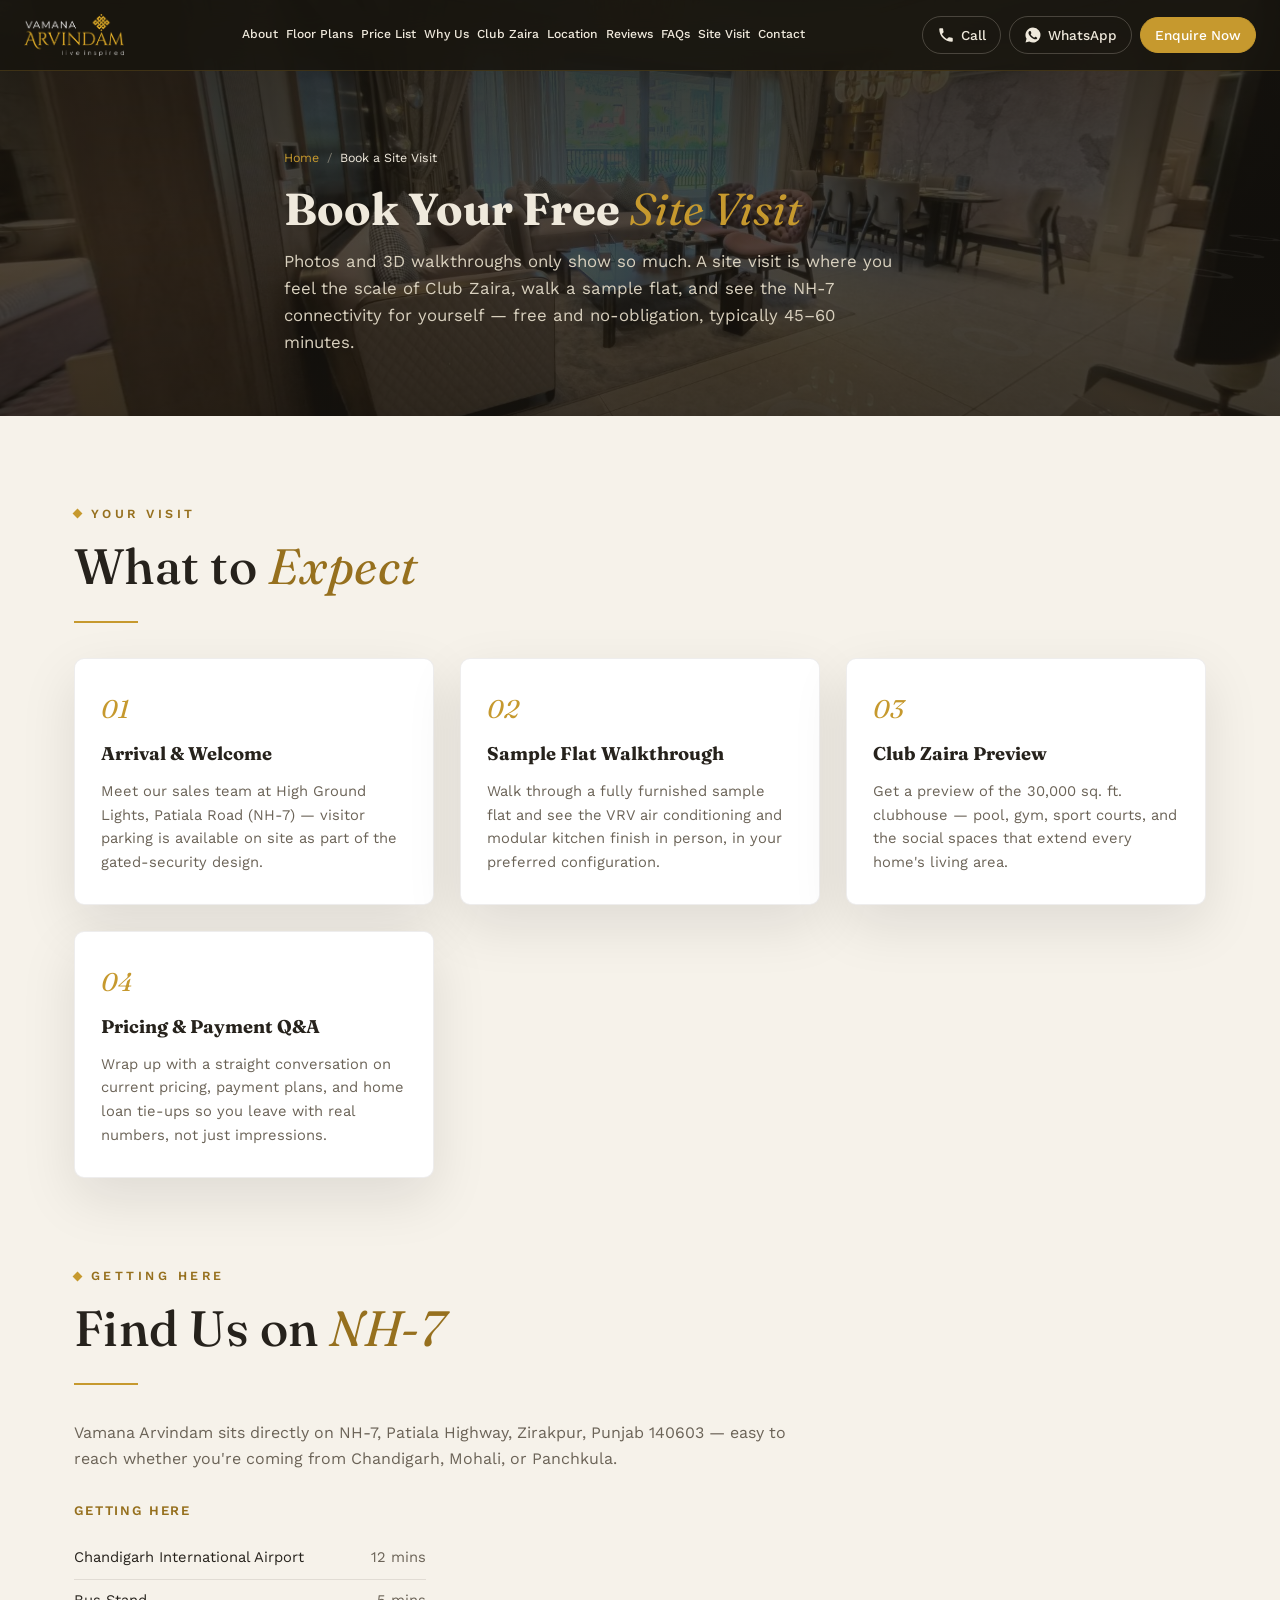
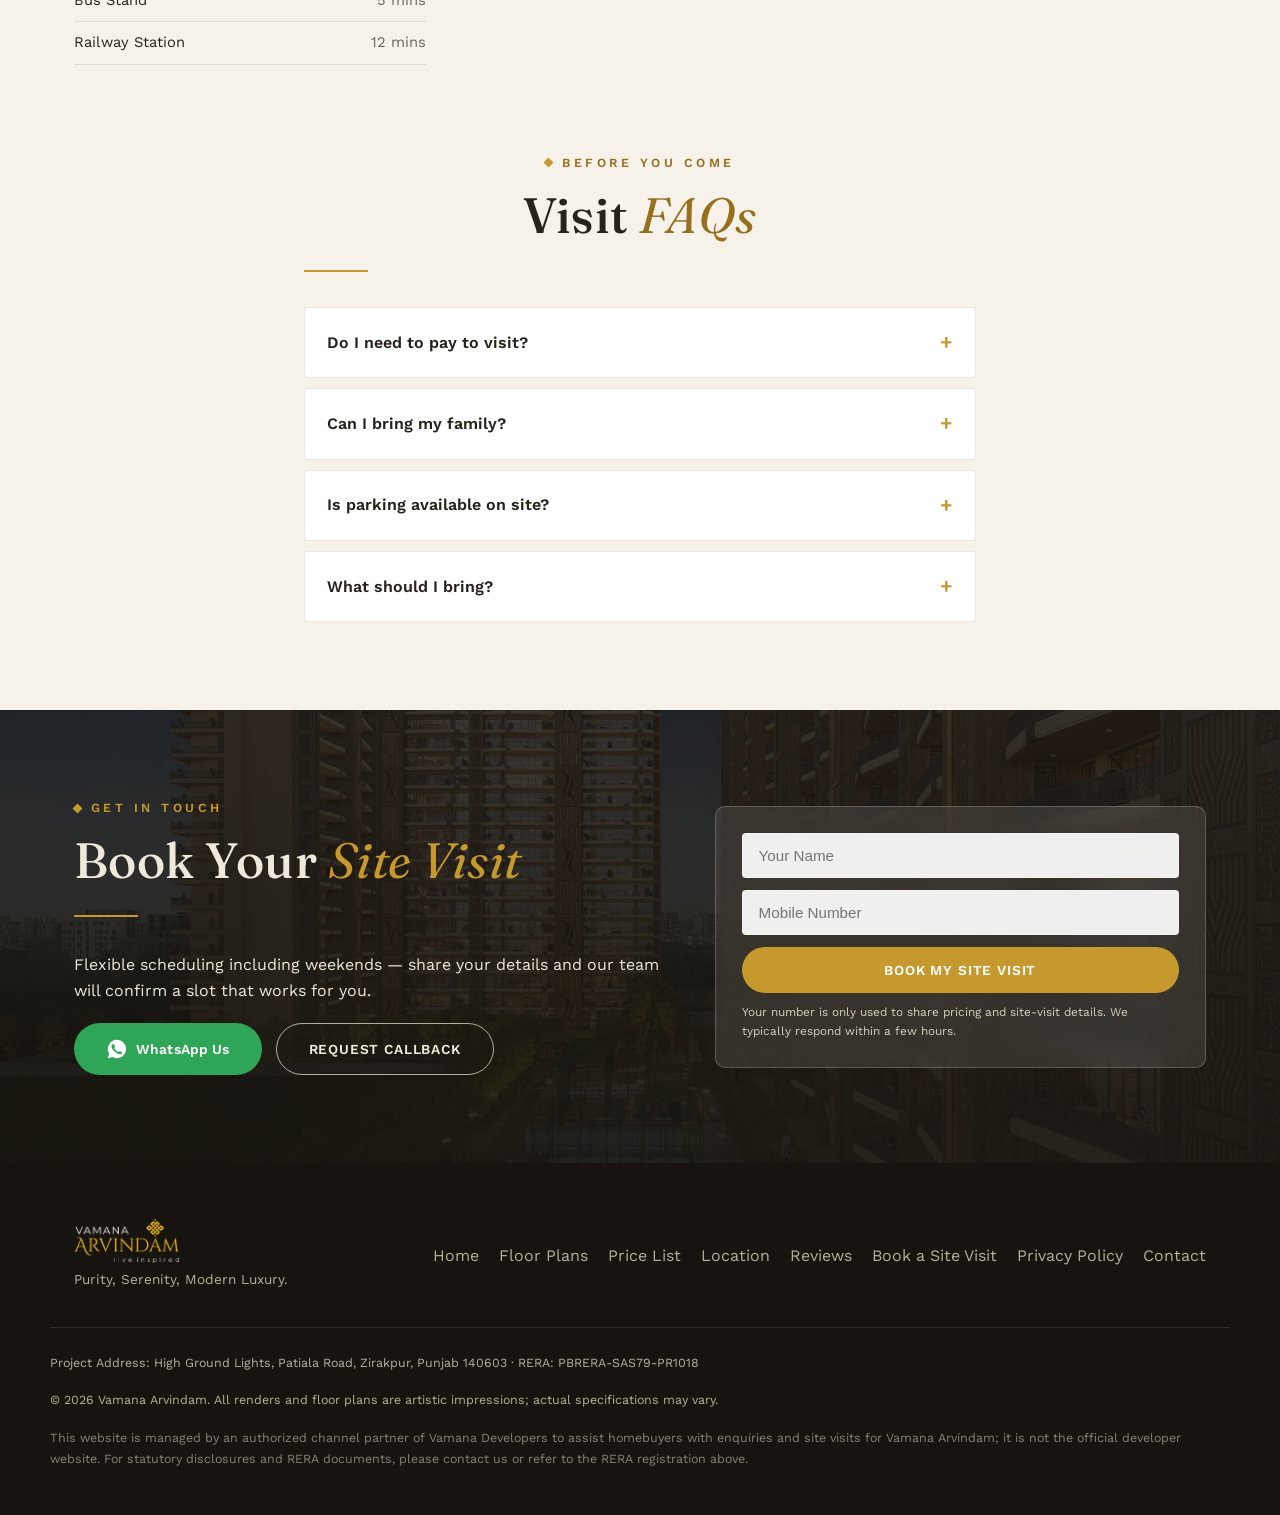
<file: vamanaarvindamzirakpur.com/book-site-visit.html>
<!DOCTYPE html>
<html lang="en">
<head>
<!-- Google Tag Manager -->
<script>(function(w,d,s,l,i){w[l]=w[l]||[];w[l].push({'gtm.start':
new Date().getTime(),event:'gtm.js'});var f=d.getElementsByTagName(s)[0],
j=d.createElement(s),dl=l!='dataLayer'?'&l='+l:'';j.async=true;j.src=
'https://www.googletagmanager.com/gtm.js?id='+i+dl;f.parentNode.insertBefore(j,f);
})(window,document,'script','dataLayer','GTM-NSVQ8TC4');</script>
<!-- End Google Tag Manager -->
<meta charset="UTF-8">
<meta name="viewport" content="width=device-width, initial-scale=1.0">
<title>Book a Site Visit — Vamana Arvindam Zirakpur</title>
<meta name="description" content="Schedule a free, no-obligation site visit to Vamana Arvindam Zirakpur — see the sample flat, 3D walkthrough, and Club Zaira clubhouse in person.">
<link rel="canonical" href="https://vamanaarvindamzirakpur.com/book-site-visit.html">
<meta name="robots" content="index, follow, max-snippet:-1, max-image-preview:large">
<meta name="author" content="Vamana Developers">
<link rel="icon" type="image/x-icon" href="/favicon.ico">
<link rel="icon" type="image/png" sizes="32x32" href="/favicon-32x32.png">
<link rel="icon" type="image/png" sizes="16x16" href="/favicon-16x16.png">
<link rel="apple-touch-icon" sizes="180x180" href="/apple-touch-icon.png">
<link rel="manifest" href="/site.webmanifest">
<meta name="theme-color" content="#C6992E">

<!-- Open Graph -->
<meta property="og:type" content="website">
<meta property="og:site_name" content="Vamana Arvindam Zirakpur">
<meta property="og:title" content="Book a Free Site Visit — Vamana Arvindam Zirakpur">
<meta property="og:description" content="See the sample flat, 3D walkthrough, and Club Zaira clubhouse in person. Free, no-obligation site visits — schedule yours today.">
<meta property="og:url" content="https://vamanaarvindamzirakpur.com/book-site-visit.html">
<meta property="og:image" content="https://vamanaarvindamzirakpur.com/images/optimized/virtual-tour-sample-flat.jpg">
<meta property="og:image:width" content="1600">
<meta property="og:image:height" content="1066">
<meta property="og:image:alt" content="Vamana Arvindam sample flat">
<meta property="og:locale" content="en_IN">

<!-- Twitter -->
<meta name="twitter:card" content="summary_large_image">
<meta name="twitter:title" content="Book a Site Visit — Vamana Arvindam Zirakpur">
<meta name="twitter:description" content="Free, no-obligation site visits to Vamana Arvindam, Zirakpur.">
<meta name="twitter:image" content="https://vamanaarvindamzirakpur.com/images/optimized/virtual-tour-sample-flat.jpg">

<link rel="preload" as="image" href="images/optimized/virtual-tour-sample-flat.jpg" fetchpriority="high">
<link rel="preconnect" href="https://fonts.googleapis.com">
<link rel="preconnect" href="https://fonts.gstatic.com" crossorigin>
<link rel="preload" as="style" href="https://fonts.googleapis.com/css2?family=Fraunces:ital,opsz,wght@0,9..144,300;0,9..144,500;0,9..144,600;1,9..144,400;1,9..144,500&family=Work+Sans:wght@300;400;500;600;700&display=swap" onload="this.onload=null;this.rel='stylesheet'">
<noscript><link rel="stylesheet" href="https://fonts.googleapis.com/css2?family=Fraunces:ital,opsz,wght@0,9..144,300;0,9..144,500;0,9..144,600;1,9..144,400;1,9..144,500&family=Work+Sans:wght@300;400;500;600;700&display=swap"></noscript>

<link rel="stylesheet" href="styles.css">

<!-- JSON-LD Structured Data -->
<script type="application/ld+json">
{
  "@context": "https://schema.org",
  "@graph": [
    {
      "@type": "WebPage",
      "@id": "https://vamanaarvindamzirakpur.com/book-site-visit.html#webpage",
      "url": "https://vamanaarvindamzirakpur.com/book-site-visit.html",
      "name": "Book a Site Visit — Vamana Arvindam Zirakpur",
      "description": "Schedule a free, no-obligation site visit to Vamana Arvindam Zirakpur — see the sample flat, 3D walkthrough, and Club Zaira clubhouse in person.",
      "isPartOf": { "@id": "https://vamanaarvindamzirakpur.com/#website" },
      "about": { "@id": "https://vamanaarvindamzirakpur.com/#residence" }
    },
    {
      "@type": "BreadcrumbList",
      "itemListElement": [
        { "@type": "ListItem", "position": 1, "name": "Home", "item": "https://vamanaarvindamzirakpur.com/" },
        { "@type": "ListItem", "position": 2, "name": "Book a Site Visit", "item": "https://vamanaarvindamzirakpur.com/book-site-visit.html" }
      ]
    },
    {
      "@type": "FAQPage",
      "mainEntity": [
        { "@type": "Question", "name": "Do I need to pay to visit?", "acceptedAnswer": { "@type": "Answer", "text": "No — site visits to Vamana Arvindam are completely free and no-obligation." } },
        { "@type": "Question", "name": "Can I bring my family?", "acceptedAnswer": { "@type": "Answer", "text": "Yes, you're welcome to bring family members along — many buyers find it helpful to get everyone's input in person before deciding." } },
        { "@type": "Question", "name": "Is parking available on site?", "acceptedAnswer": { "@type": "Answer", "text": "Yes, visitor parking is available on site as part of the project's gated-security design." } },
        { "@type": "Question", "name": "What should I bring?", "acceptedAnswer": { "@type": "Answer", "text": "Just yourself — a valid photo ID is helpful if you'd like to review floor plans and pricing documents in detail during the visit." } }
      ]
    }
  ]
}
</script>
</head>
<body>
<!-- Google Tag Manager (noscript) -->
<noscript><iframe src="https://www.googletagmanager.com/ns.html?id=GTM-NSVQ8TC4"
height="0" width="0" style="display:none;visibility:hidden"></iframe></noscript>
<!-- End Google Tag Manager (noscript) -->

<a href="#main" class="skip-link">Skip to main content</a>

<!-- ============ STICKY HEADER ============ -->
<header class="site-header" id="siteHeader">
  <div class="header-inner">
    <a href="index.html#hero" class="logo" aria-label="Vamana Arvindam home">
      <img src="images/brand/logo-header.png" alt="Vamana Arvindam" class="logo-img" width="215" height="90">
    </a>

    <nav class="site-nav" id="siteNav" aria-label="Section navigation">
      <a href="index.html#about">About</a>
      <a href="floor-plans.html">Floor Plans</a>
      <a href="price-list.html">Price List</a>
      <a href="index.html#why-choose">Why Us</a>
      <a href="index.html#amenities">Club Zaira</a>
      <a href="location-connectivity.html">Location</a>
      <a href="reviews.html">Reviews</a>
      <a href="index.html#faq">FAQs</a>
      <a href="book-site-visit.html" aria-current="page">Site Visit</a>
      <a href="index.html#contact">Contact</a>
    </nav>

    <div class="header-actions">
      <button type="button" class="action-btn action-call" data-action="call" aria-label="Call now">
        <svg viewBox="0 0 24 24" width="18" height="18" aria-hidden="true"><path fill="currentColor" d="M6.6 10.8c1.4 2.8 3.8 5.2 6.6 6.6l2.2-2.2c.3-.3.7-.4 1-.2 1.1.4 2.3.6 3.6.6.6 0 1 .4 1 1V20c0 .6-.4 1-1 1C10.5 21 3 13.5 3 4c0-.6.4-1 1-1h3.2c.6 0 1 .4 1 1 0 1.3.2 2.5.6 3.6.1.4 0 .8-.3 1L6.6 10.8z"/></svg>
        <span>Call</span>
      </button>
      <button type="button" class="action-btn action-whatsapp" data-action="whatsapp" aria-label="Chat on WhatsApp">
        <svg viewBox="0 0 24 24" width="18" height="18" aria-hidden="true"><path fill="currentColor" d="M12 2a10 10 0 00-8.6 15.1L2 22l5-1.3A10 10 0 1012 2zm5.8 14.2c-.2.7-1.4 1.3-2 1.4-.5.1-1.1.1-1.8-.1-.4-.1-1-.3-1.7-.6-3-1.3-4.9-4.3-5.1-4.5-.1-.2-1.2-1.6-1.2-3s.8-2.1 1-2.4c.3-.3.6-.3.8-.3h.6c.2 0 .4 0 .6.5.2.5.7 1.8.8 1.9.1.2.1.3 0 .5-.1.2-.1.3-.3.5l-.4.5c-.1.2-.3.3-.1.6.2.3.9 1.5 1.9 2.4 1.3 1.2 2.4 1.5 2.7 1.7.3.2.5.1.6-.1l.6-.7c.2-.3.4-.2.6-.1l1.7.8c.2.1.3.2.4.3.1.2.1.9-.1 1.6z"/></svg>
        <span>WhatsApp</span>
      </button>
      <button type="button" class="action-btn action-enquire" data-action="enquire" aria-label="Enquire now">Enquire Now</button>
      <button type="button" class="nav-toggle" id="navToggle" aria-label="Open menu" aria-expanded="false" aria-controls="siteNav">
        <span></span><span></span><span></span>
      </button>
    </div>
  </div>
</header>

<main id="main">

  <!-- ============ PAGE HERO ============ -->
  <section class="page-hero page-hero--book-visit" style="background-image:url('images/optimized/virtual-tour-sample-flat.jpg')">
    <div class="container page-hero-inner">
      <nav class="breadcrumb-nav" aria-label="Breadcrumb">
        <a href="index.html">Home</a><span class="sep" aria-hidden="true">/</span><span aria-current="page">Book a Site Visit</span>
      </nav>
      <h1 class="page-hero-title">Book Your Free <em>Site Visit</em></h1>
      <p class="page-hero-subtitle">Photos and 3D walkthroughs only show so much. A site visit is where you feel the scale of Club Zaira, walk a sample flat, and see the NH-7 connectivity for yourself — free and no-obligation, typically 45&ndash;60 minutes.</p>
    </div>
  </section>

  <!-- ============ WHAT TO EXPECT ============ -->
  <section class="section section-light" id="what-to-expect">
    <div class="container">
      <p class="section-eyebrow">Your Visit</p>
      <h2 class="section-title">What to <em>Expect</em></h2>
      <div class="gold-rule"></div>
      <div class="why-choose-grid">
        <article class="why-choose-card">
          <span class="why-choose-num">01</span>
          <h3>Arrival &amp; Welcome</h3>
          <p>Meet our sales team at High Ground Lights, Patiala Road (NH-7) — visitor parking is available on site as part of the gated-security design.</p>
        </article>
        <article class="why-choose-card">
          <span class="why-choose-num">02</span>
          <h3>Sample Flat Walkthrough</h3>
          <p>Walk through a fully furnished sample flat and see the VRV air conditioning and modular kitchen finish in person, in your preferred configuration.</p>
        </article>
        <article class="why-choose-card">
          <span class="why-choose-num">03</span>
          <h3>Club Zaira Preview</h3>
          <p>Get a preview of the 30,000 sq. ft. clubhouse — pool, gym, sport courts, and the social spaces that extend every home's living area.</p>
        </article>
        <article class="why-choose-card">
          <span class="why-choose-num">04</span>
          <h3>Pricing &amp; Payment Q&amp;A</h3>
          <p>Wrap up with a straight conversation on current pricing, payment plans, and home loan tie-ups so you leave with real numbers, not just impressions.</p>
        </article>
      </div>
    </div>
  </section>

  <!-- ============ GETTING HERE ============ -->
  <section class="section section-light" id="getting-here" style="padding-top:0">
    <div class="container">
      <p class="section-eyebrow">Getting Here</p>
      <h2 class="section-title">Find Us on <em>NH-7</em></h2>
      <div class="gold-rule"></div>
      <p class="location-intro">Vamana Arvindam sits directly on NH-7, Patiala Highway, Zirakpur, Punjab 140603 — easy to reach whether you're coming from Chandigarh, Mohali, or Panchkula.</p>
      <div class="location-grid">
        <div class="location-col">
          <h3>Getting Here</h3>
          <ul class="loc-list">
            <li><span>Chandigarh International Airport</span><span>12 mins</span></li>
            <li><span>Bus Stand</span><span>5 mins</span></li>
            <li><span>Railway Station</span><span>12 mins</span></li>
          </ul>
        </div>
      </div>
    </div>
  </section>

  <!-- ============ VISIT FAQ ============ -->
  <section class="section section-light" id="visit-faq" style="padding-top:0">
    <div class="container narrow-copy">
      <p class="section-eyebrow">Before You Come</p>
      <h2 class="section-title">Visit <em>FAQs</em></h2>
      <div class="gold-rule"></div>
      <div class="faq-list">
        <details class="faq-item">
          <summary>Do I need to pay to visit?</summary>
          <p>No — site visits to Vamana Arvindam are completely free and no-obligation.</p>
        </details>
        <details class="faq-item">
          <summary>Can I bring my family?</summary>
          <p>Yes, you're welcome to bring family members along — many buyers find it helpful to get everyone's input in person before deciding.</p>
        </details>
        <details class="faq-item">
          <summary>Is parking available on site?</summary>
          <p>Yes, visitor parking is available on site as part of the project's gated-security design.</p>
        </details>
        <details class="faq-item">
          <summary>What should I bring?</summary>
          <p>Just yourself — a valid photo ID is helpful if you'd like to review floor plans and pricing documents in detail during the visit.</p>
        </details>
      </div>
    </div>
  </section>

  <!-- ============ BOOK VISIT CTA ============ -->
  <section class="section section-contact bg-contact" id="contact" style="background-image:url('images/optimized/holistic-lifestyle.jpg')">
    <div class="section-dark-overlay"></div>
    <div class="container contact-grid">
      <div class="contact-copy">
        <p class="section-eyebrow section-eyebrow-light">Get in Touch</p>
        <h2 class="section-title section-title-light">Book Your <em>Site Visit</em></h2>
        <div class="gold-rule gold-rule-light"></div>
        <p class="light-copy" style="text-align:left;margin:0 0 20px">Flexible scheduling including weekends — share your details and our team will confirm a slot that works for you.</p>
        <div class="contact-buttons">
          <button type="button" class="btn btn-whatsapp-lg" data-action="whatsapp">
            <svg viewBox="0 0 24 24" width="22" height="22" aria-hidden="true"><path fill="currentColor" d="M12 2a10 10 0 00-8.6 15.1L2 22l5-1.3A10 10 0 1012 2zm5.8 14.2c-.2.7-1.4 1.3-2 1.4-.5.1-1.1.1-1.8-.1-.4-.1-1-.3-1.7-.6-3-1.3-4.9-4.3-5.1-4.5-.1-.2-1.2-1.6-1.2-3s.8-2.1 1-2.4c.3-.3.6-.3.8-.3h.6c.2 0 .4 0 .6.5.2.5.7 1.8.8 1.9.1.2.1.3 0 .5-.1.2-.1.3-.3.5l-.4.5c-.1.2-.3.3-.1.6.2.3.9 1.5 1.9 2.4 1.3 1.2 2.4 1.5 2.7 1.7.3.2.5.1.6-.1l.6-.7c.2-.3.4-.2.6-.1l1.7.8c.2.1.3.2.4.3.1.2.1.9-.1 1.6z"/></svg>
            WhatsApp Us
          </button>
          <button type="button" class="btn btn-outline-light" data-action="call">Request Callback</button>
        </div>
      </div>
      <form class="contact-form" id="contactForm" novalidate>
        <label class="visually-hidden" for="contactName">Name</label>
        <input type="text" id="contactName" name="name" placeholder="Your Name" required autocomplete="name">
        <label class="visually-hidden" for="contactPhone">Mobile Number</label>
        <input type="tel" id="contactPhone" name="phone" placeholder="Mobile Number" required autocomplete="tel" inputmode="numeric">
        <button type="submit" class="btn btn-primary btn-full">Book My Site Visit</button>
        <p class="form-microcopy">Your number is only used to share pricing and site-visit details. We typically respond within a few hours.</p>
      </form>
    </div>
  </section>

</main>

<!-- ============ FOOTER ============ -->
<footer class="site-footer">
  <div class="container footer-grid">
    <div>
      <img src="images/brand/logo-header.png" alt="Vamana Arvindam" class="footer-logo-img" width="180" height="75">
      <p class="footer-tagline">Purity, Serenity, Modern Luxury.</p>
    </div>
    <nav class="footer-links" aria-label="Footer">
      <a href="index.html">Home</a>
      <a href="floor-plans.html">Floor Plans</a>
      <a href="price-list.html">Price List</a>
      <a href="location-connectivity.html">Location</a>
      <a href="reviews.html">Reviews</a>
      <a href="book-site-visit.html">Book a Site Visit</a>
      <a href="privacy-policy.html">Privacy Policy</a>
      <a href="index.html#contact">Contact</a>
    </nav>
  </div>
  <div class="container footer-bottom">
    <p>Project Address: High Ground Lights, Patiala Road, Zirakpur, Punjab 140603 &middot; RERA: PBRERA-SAS79-PR1018</p>
    <p>&copy; <span id="year"></span> Vamana Arvindam. All renders and floor plans are artistic impressions; actual specifications may vary.</p>
    <p class="footer-disclaimer">This website is managed by an authorized channel partner of Vamana Developers to assist homebuyers with enquiries and site visits for Vamana Arvindam; it is not the official developer website. For statutory disclosures and RERA documents, please contact us or refer to the RERA registration above.</p>
  </div>
</footer>

<!-- ============ STICKY MOBILE BAR ============ -->
<div class="sticky-mobile-bar" aria-hidden="false">
  <button type="button" class="sticky-icon-btn" data-action="call" aria-label="Call now">
    <svg viewBox="0 0 24 24" width="20" height="20" aria-hidden="true"><path fill="currentColor" d="M6.6 10.8c1.4 2.8 3.8 5.2 6.6 6.6l2.2-2.2c.3-.3.7-.4 1-.2 1.1.4 2.3.6 3.6.6.6 0 1 .4 1 1V20c0 .6-.4 1-1 1C10.5 21 3 13.5 3 4c0-.6.4-1 1-1h3.2c.6 0 1 .4 1 1 0 1.3.2 2.5.6 3.6.1.4 0 .8-.3 1L6.6 10.8z"/></svg>
  </button>
  <button type="button" class="sticky-enquire" data-action="enquire" aria-label="Enquire now">
    <span>Enquire Now</span>
  </button>
  <button type="button" class="sticky-icon-btn sticky-icon-whatsapp" data-action="whatsapp" aria-label="WhatsApp">
    <svg viewBox="0 0 24 24" width="20" height="20" aria-hidden="true"><path fill="currentColor" d="M12 2a10 10 0 00-8.6 15.1L2 22l5-1.3A10 10 0 1012 2zm5.8 14.2c-.2.7-1.4 1.3-2 1.4-.5.1-1.1.1-1.8-.1-.4-.1-1-.3-1.7-.6-3-1.3-4.9-4.3-5.1-4.5-.1-.2-1.2-1.6-1.2-3s.8-2.1 1-2.4c.3-.3.6-.3.8-.3h.6c.2 0 .4 0 .6.5.2.5.7 1.8.8 1.9.1.2.1.3 0 .5-.1.2-.1.3-.3.5l-.4.5c-.1.2-.3.3-.1.6.2.3.9 1.5 1.9 2.4 1.3 1.2 2.4 1.5 2.7 1.7.3.2.5.1.6-.1l.6-.7c.2-.3.4-.2.6-.1l1.7.8c.2.1.3.2.4.3.1.2.1.9-.1 1.6z"/></svg>
  </button>
</div>

<!-- ============ CALL-CAPTURE MODAL ============ -->
<div class="modal-overlay" id="modalOverlay" hidden>
  <div class="modal-box" role="dialog" aria-modal="true" aria-labelledby="modalTitle">
    <button type="button" class="modal-close" id="modalClose" aria-label="Close">&times;</button>
    <h3 id="modalTitle">Share your details to continue</h3>
    <p id="modalSubtext">We'll connect your call or WhatsApp message right after.</p>
    <form id="modalForm" novalidate>
      <label class="visually-hidden" for="modalName">Name</label>
      <input type="text" id="modalName" name="name" placeholder="Your Name" required autocomplete="name">
      <label class="visually-hidden" for="modalPhone">Mobile Number</label>
      <input type="tel" id="modalPhone" name="phone" placeholder="Mobile Number" required autocomplete="tel" inputmode="numeric">
      <button type="submit" class="btn btn-primary btn-full" id="modalSubmit">Continue</button>
    </form>
  </div>
</div>

<!-- ============ RETURNING VISITOR THANK-YOU POPUP ============ -->
<div class="modal-overlay" id="thankYouOverlay" hidden>
  <div class="modal-box modal-box-center" role="dialog" aria-modal="true" aria-labelledby="thankYouTitle">
    <button type="button" class="modal-close" id="thankYouClose" aria-label="Close">&times;</button>
    <span class="already-submitted-check" aria-hidden="true">&#10003;</span>
    <h3 id="thankYouTitle">Thank You!</h3>
    <p>Our team will contact you shortly.</p>
  </div>
</div>

<!-- ============ TOAST ============ -->
<div class="toast" id="toast" role="status" aria-live="polite" hidden></div>

<script src="script.js" defer></script>
</body>
</html>
</file>
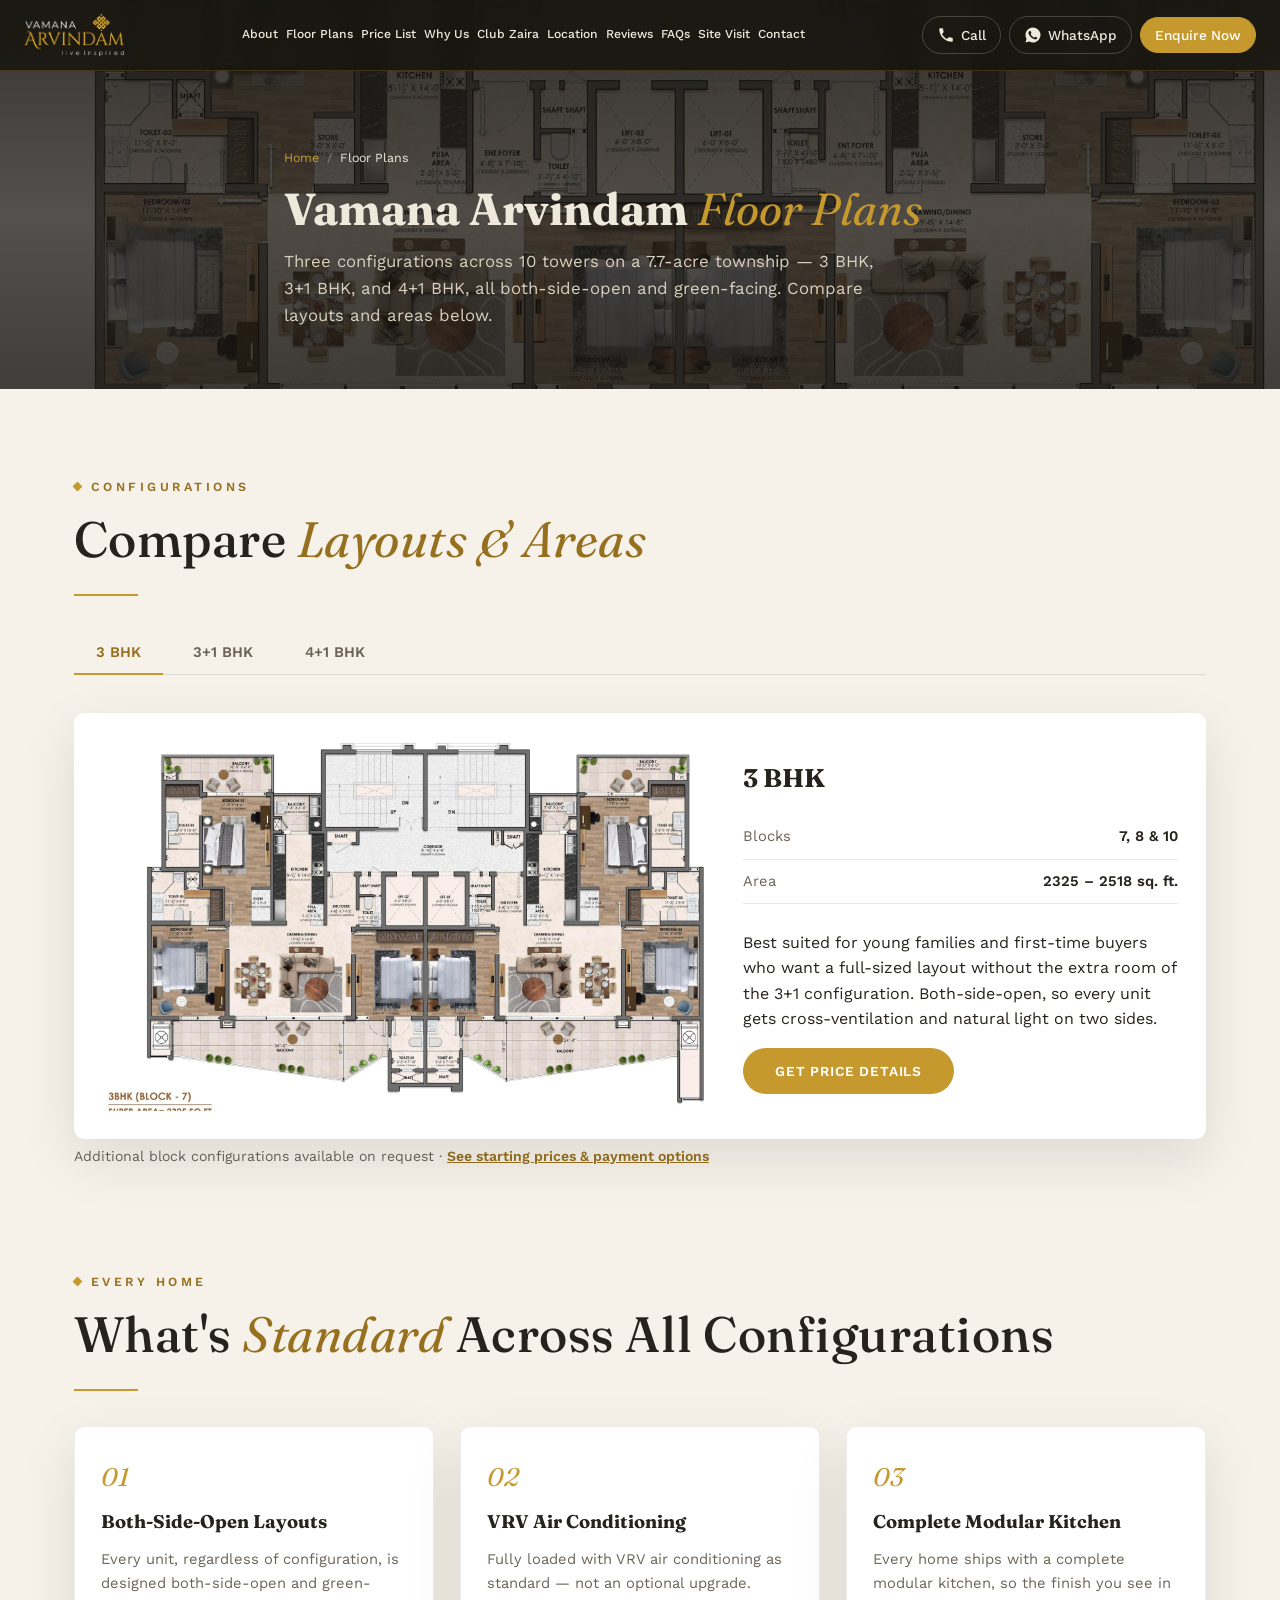
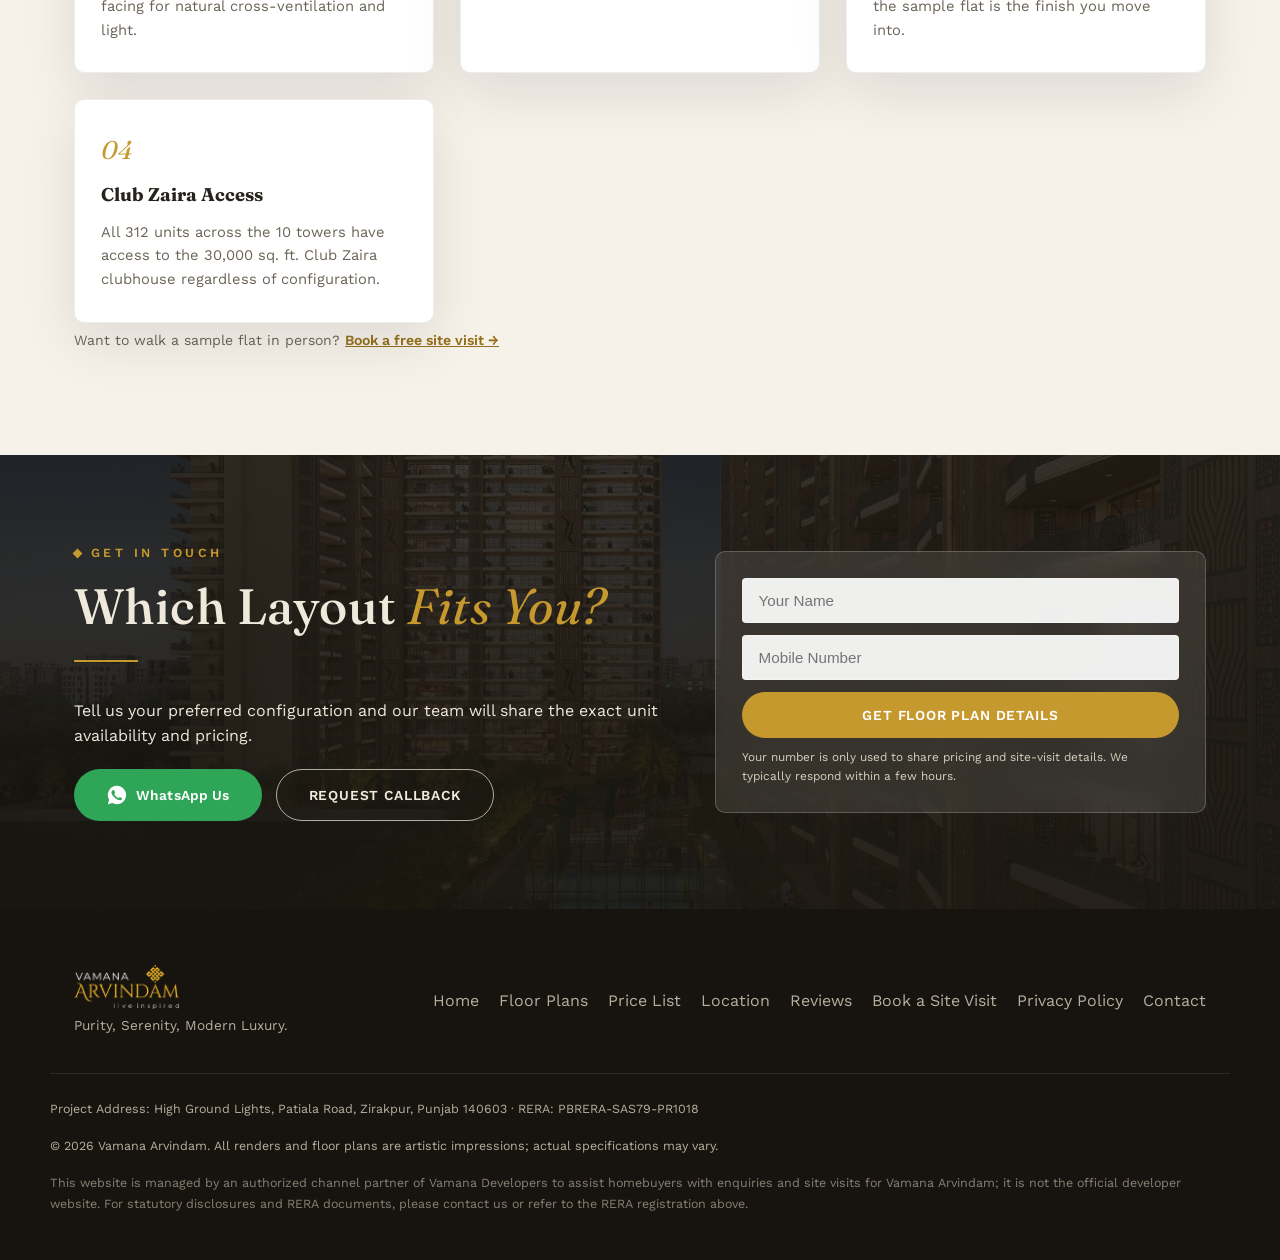
<file: vamanaarvindamzirakpur.com/floor-plans.html>
<!DOCTYPE html>
<html lang="en">
<head>
<!-- Google Tag Manager -->
<script>(function(w,d,s,l,i){w[l]=w[l]||[];w[l].push({'gtm.start':
new Date().getTime(),event:'gtm.js'});var f=d.getElementsByTagName(s)[0],
j=d.createElement(s),dl=l!='dataLayer'?'&l='+l:'';j.async=true;j.src=
'https://www.googletagmanager.com/gtm.js?id='+i+dl;f.parentNode.insertBefore(j,f);
})(window,document,'script','dataLayer','GTM-NSVQ8TC4');</script>
<!-- End Google Tag Manager -->
<meta charset="UTF-8">
<meta name="viewport" content="width=device-width, initial-scale=1.0">
<title>Vamana Arvindam Floor Plans | 3, 3+1 & 4+1 BHK Zirakpur</title>
<meta name="description" content="Vamana Arvindam floor plans: 3 BHK (2325–2518 sq.ft.), 3+1 BHK (2690–2950 sq.ft.) & 4+1 BHK (3685 sq.ft.) on NH-7, Zirakpur. View layouts & get pricing.">
<link rel="canonical" href="https://vamanaarvindamzirakpur.com/floor-plans.html">
<meta name="robots" content="index, follow, max-snippet:-1, max-image-preview:large">
<meta name="author" content="Vamana Developers">
<link rel="icon" type="image/x-icon" href="/favicon.ico">
<link rel="icon" type="image/png" sizes="32x32" href="/favicon-32x32.png">
<link rel="icon" type="image/png" sizes="16x16" href="/favicon-16x16.png">
<link rel="apple-touch-icon" sizes="180x180" href="/apple-touch-icon.png">
<link rel="manifest" href="/site.webmanifest">
<meta name="theme-color" content="#C6992E">

<!-- Open Graph -->
<meta property="og:type" content="website">
<meta property="og:site_name" content="Vamana Arvindam Zirakpur">
<meta property="og:title" content="Vamana Arvindam Floor Plans | 3, 3+1 & 4+1 BHK">
<meta property="og:description" content="Compare 3 BHK, 3+1 BHK and 4+1 BHK floor plans at Vamana Arvindam, Zirakpur — block-wise layouts, areas, and specifications.">
<meta property="og:url" content="https://vamanaarvindamzirakpur.com/floor-plans.html">
<meta property="og:image" content="https://vamanaarvindamzirakpur.com/images/optimized/floorplan-block7-3bhk.jpg">
<meta property="og:image:width" content="1800">
<meta property="og:image:height" content="1092">
<meta property="og:image:alt" content="Vamana Arvindam 3 BHK floor plan">
<meta property="og:locale" content="en_IN">

<!-- Twitter -->
<meta name="twitter:card" content="summary_large_image">
<meta name="twitter:title" content="Vamana Arvindam Floor Plans">
<meta name="twitter:description" content="3 BHK, 3+1 BHK & 4+1 BHK layouts at Vamana Arvindam, Zirakpur.">
<meta name="twitter:image" content="https://vamanaarvindamzirakpur.com/images/optimized/floorplan-block7-3bhk.jpg">

<link rel="preload" as="image" href="images/optimized/floorplan-block7-3bhk.jpg" fetchpriority="high">
<link rel="preconnect" href="https://fonts.googleapis.com">
<link rel="preconnect" href="https://fonts.gstatic.com" crossorigin>
<link rel="preload" as="style" href="https://fonts.googleapis.com/css2?family=Fraunces:ital,opsz,wght@0,9..144,300;0,9..144,500;0,9..144,600;1,9..144,400;1,9..144,500&family=Work+Sans:wght@300;400;500;600;700&display=swap" onload="this.onload=null;this.rel='stylesheet'">
<noscript><link rel="stylesheet" href="https://fonts.googleapis.com/css2?family=Fraunces:ital,opsz,wght@0,9..144,300;0,9..144,500;0,9..144,600;1,9..144,400;1,9..144,500&family=Work+Sans:wght@300;400;500;600;700&display=swap"></noscript>

<link rel="stylesheet" href="styles.css">

<!-- JSON-LD Structured Data -->
<script type="application/ld+json">
{
  "@context": "https://schema.org",
  "@graph": [
    {
      "@type": "WebPage",
      "@id": "https://vamanaarvindamzirakpur.com/floor-plans.html#webpage",
      "url": "https://vamanaarvindamzirakpur.com/floor-plans.html",
      "name": "Vamana Arvindam Floor Plans | 3, 3+1 & 4+1 BHK Zirakpur",
      "description": "Vamana Arvindam floor plans: 3 BHK, 3+1 BHK and 4+1 BHK layouts on NH-7, Patiala Highway, Zirakpur.",
      "isPartOf": { "@id": "https://vamanaarvindamzirakpur.com/#website" },
      "about": { "@id": "https://vamanaarvindamzirakpur.com/#residence" }
    },
    {
      "@type": "BreadcrumbList",
      "itemListElement": [
        { "@type": "ListItem", "position": 1, "name": "Home", "item": "https://vamanaarvindamzirakpur.com/" },
        { "@type": "ListItem", "position": 2, "name": "Floor Plans", "item": "https://vamanaarvindamzirakpur.com/floor-plans.html" }
      ]
    }
  ]
}
</script>
</head>
<body>
<!-- Google Tag Manager (noscript) -->
<noscript><iframe src="https://www.googletagmanager.com/ns.html?id=GTM-NSVQ8TC4"
height="0" width="0" style="display:none;visibility:hidden"></iframe></noscript>
<!-- End Google Tag Manager (noscript) -->

<a href="#main" class="skip-link">Skip to main content</a>

<!-- ============ STICKY HEADER ============ -->
<header class="site-header" id="siteHeader">
  <div class="header-inner">
    <a href="index.html#hero" class="logo" aria-label="Vamana Arvindam home">
      <img src="images/brand/logo-header.png" alt="Vamana Arvindam" class="logo-img" width="215" height="90">
    </a>

    <nav class="site-nav" id="siteNav" aria-label="Section navigation">
      <a href="index.html#about">About</a>
      <a href="floor-plans.html" aria-current="page">Floor Plans</a>
      <a href="price-list.html">Price List</a>
      <a href="index.html#why-choose">Why Us</a>
      <a href="index.html#amenities">Club Zaira</a>
      <a href="location-connectivity.html">Location</a>
      <a href="reviews.html">Reviews</a>
      <a href="index.html#faq">FAQs</a>
      <a href="book-site-visit.html">Site Visit</a>
      <a href="index.html#contact">Contact</a>
    </nav>

    <div class="header-actions">
      <button type="button" class="action-btn action-call" data-action="call" aria-label="Call now">
        <svg viewBox="0 0 24 24" width="18" height="18" aria-hidden="true"><path fill="currentColor" d="M6.6 10.8c1.4 2.8 3.8 5.2 6.6 6.6l2.2-2.2c.3-.3.7-.4 1-.2 1.1.4 2.3.6 3.6.6.6 0 1 .4 1 1V20c0 .6-.4 1-1 1C10.5 21 3 13.5 3 4c0-.6.4-1 1-1h3.2c.6 0 1 .4 1 1 0 1.3.2 2.5.6 3.6.1.4 0 .8-.3 1L6.6 10.8z"/></svg>
        <span>Call</span>
      </button>
      <button type="button" class="action-btn action-whatsapp" data-action="whatsapp" aria-label="Chat on WhatsApp">
        <svg viewBox="0 0 24 24" width="18" height="18" aria-hidden="true"><path fill="currentColor" d="M12 2a10 10 0 00-8.6 15.1L2 22l5-1.3A10 10 0 1012 2zm5.8 14.2c-.2.7-1.4 1.3-2 1.4-.5.1-1.1.1-1.8-.1-.4-.1-1-.3-1.7-.6-3-1.3-4.9-4.3-5.1-4.5-.1-.2-1.2-1.6-1.2-3s.8-2.1 1-2.4c.3-.3.6-.3.8-.3h.6c.2 0 .4 0 .6.5.2.5.7 1.8.8 1.9.1.2.1.3 0 .5-.1.2-.1.3-.3.5l-.4.5c-.1.2-.3.3-.1.6.2.3.9 1.5 1.9 2.4 1.3 1.2 2.4 1.5 2.7 1.7.3.2.5.1.6-.1l.6-.7c.2-.3.4-.2.6-.1l1.7.8c.2.1.3.2.4.3.1.2.1.9-.1 1.6z"/></svg>
        <span>WhatsApp</span>
      </button>
      <button type="button" class="action-btn action-enquire" data-action="enquire" aria-label="Enquire now">Enquire Now</button>
      <button type="button" class="nav-toggle" id="navToggle" aria-label="Open menu" aria-expanded="false" aria-controls="siteNav">
        <span></span><span></span><span></span>
      </button>
    </div>
  </div>
</header>

<main id="main">

  <!-- ============ PAGE HERO ============ -->
  <section class="page-hero page-hero--floor-plans" style="background-image:url('images/optimized/floorplan-block7-3bhk.jpg')">
    <div class="container page-hero-inner">
      <nav class="breadcrumb-nav" aria-label="Breadcrumb">
        <a href="index.html">Home</a><span class="sep" aria-hidden="true">/</span><span aria-current="page">Floor Plans</span>
      </nav>
      <h1 class="page-hero-title">Vamana Arvindam <em>Floor Plans</em></h1>
      <p class="page-hero-subtitle">Three configurations across 10 towers on a 7.7-acre township — 3 BHK, 3+1 BHK, and 4+1 BHK, all both-side-open and green-facing. Compare layouts and areas below.</p>
    </div>
  </section>

  <!-- ============ CONFIGURATIONS ============ -->
  <section class="section section-light" id="configurations">
    <div class="container">
      <p class="section-eyebrow">Configurations</p>
      <h2 class="section-title">Compare <em>Layouts &amp; Areas</em></h2>
      <div class="gold-rule"></div>

      <div class="config-tabs" role="tablist" aria-label="Configuration types">
        <button class="config-tab is-active" role="tab" aria-selected="true" aria-controls="panel-3bhk" id="tab-3bhk" data-config="3bhk">3 BHK</button>
        <button class="config-tab" role="tab" aria-selected="false" aria-controls="panel-3plus1" id="tab-3plus1" data-config="3plus1">3+1 BHK</button>
        <button class="config-tab" role="tab" aria-selected="false" aria-controls="panel-4plus1" id="tab-4plus1" data-config="4plus1">4+1 BHK</button>
      </div>

      <div class="config-panel is-active" id="panel-3bhk" role="tabpanel" aria-labelledby="tab-3bhk" data-panel="3bhk">
        <div class="config-panel-grid">
          <img src="images/optimized/floorplan-block7-3bhk.jpg" alt="Vamana Arvindam 3 BHK typical floor plan, Block 7" loading="lazy" width="1800" height="1092">
          <div class="config-specs">
            <h3>3 BHK</h3>
            <dl>
              <div><dt>Blocks</dt><dd>7, 8 &amp; 10</dd></div>
              <div><dt>Area</dt><dd>2325 – 2518 sq. ft.</dd></div>
            </dl>
            <p>Best suited for young families and first-time buyers who want a full-sized layout without the extra room of the 3+1 configuration. Both-side-open, so every unit gets cross-ventilation and natural light on two sides.</p>
            <button type="button" class="btn btn-primary" data-action="enquire" data-unit-type="3 BHK">Get Price Details</button>
          </div>
        </div>
      </div>

      <div class="config-panel" id="panel-3plus1" role="tabpanel" aria-labelledby="tab-3plus1" data-panel="3plus1" hidden>
        <div class="config-panel-grid">
          <img src="images/optimized/floorplan-block2-6-3plus1bhk.jpg" alt="Vamana Arvindam 3+1 BHK typical floor plan, Blocks 2 and 6" loading="lazy" width="1800" height="1065">
          <div class="config-specs">
            <h3>3+1 BHK</h3>
            <dl>
              <div><dt>Blocks</dt><dd>2, 6 &amp; 9</dd></div>
              <div><dt>Area</dt><dd>2690 – 2950 sq. ft.</dd></div>
            </dl>
            <p>The extra "+1" room works well as a home office, study, or guest bedroom — a popular choice for buyers who need a dedicated work-from-home space or expect frequent family visits.</p>
            <button type="button" class="btn btn-primary" data-action="enquire" data-unit-type="3+1 BHK">Get Price Details</button>
          </div>
        </div>
      </div>

      <div class="config-panel" id="panel-4plus1" role="tabpanel" aria-labelledby="tab-4plus1" data-panel="4plus1" hidden>
        <div class="config-panel-grid">
          <img src="images/optimized/floorplan-block11-4plus1bhk.jpg" alt="Vamana Arvindam 4+1 BHK typical floor plan, Block 11" loading="lazy" width="1800" height="929">
          <div class="config-specs">
            <h3>4+1 BHK</h3>
            <dl>
              <div><dt>Block</dt><dd>11</dd></div>
              <div><dt>Area</dt><dd>3685 sq. ft.</dd></div>
            </dl>
            <p>The largest configuration at Vamana Arvindam, suited to multi-generational households or families who want a separate den or entertainment room in addition to four bedrooms.</p>
            <button type="button" class="btn btn-primary" data-action="enquire" data-unit-type="4+1 BHK">Get Price Details</button>
          </div>
        </div>
      </div>
      <p class="note-line">Additional block configurations available on request &middot; <a href="price-list.html">See starting prices &amp; payment options</a></p>
    </div>
  </section>

  <!-- ============ WHAT'S STANDARD ============ -->
  <section class="section section-light" id="standard-specs" style="padding-top:0">
    <div class="container">
      <p class="section-eyebrow">Every Home</p>
      <h2 class="section-title">What's <em>Standard</em> Across All Configurations</h2>
      <div class="gold-rule"></div>
      <div class="why-choose-grid">
        <article class="why-choose-card">
          <span class="why-choose-num">01</span>
          <h3>Both-Side-Open Layouts</h3>
          <p>Every unit, regardless of configuration, is designed both-side-open and green-facing for natural cross-ventilation and light.</p>
        </article>
        <article class="why-choose-card">
          <span class="why-choose-num">02</span>
          <h3>VRV Air Conditioning</h3>
          <p>Fully loaded with VRV air conditioning as standard — not an optional upgrade.</p>
        </article>
        <article class="why-choose-card">
          <span class="why-choose-num">03</span>
          <h3>Complete Modular Kitchen</h3>
          <p>Every home ships with a complete modular kitchen, so the finish you see in the sample flat is the finish you move into.</p>
        </article>
        <article class="why-choose-card">
          <span class="why-choose-num">04</span>
          <h3>Club Zaira Access</h3>
          <p>All 312 units across the 10 towers have access to the 30,000 sq. ft. Club Zaira clubhouse regardless of configuration.</p>
        </article>
      </div>
      <p class="note-line">Want to walk a sample flat in person? <a href="book-site-visit.html">Book a free site visit &rarr;</a></p>
    </div>
  </section>

  <!-- ============ CONTACT ============ -->
  <section class="section section-contact bg-contact" id="contact" style="background-image:url('images/optimized/holistic-lifestyle.jpg')">
    <div class="section-dark-overlay"></div>
    <div class="container contact-grid">
      <div class="contact-copy">
        <p class="section-eyebrow section-eyebrow-light">Get in Touch</p>
        <h2 class="section-title section-title-light">Which Layout <em>Fits You?</em></h2>
        <div class="gold-rule gold-rule-light"></div>
        <p class="light-copy" style="text-align:left;margin:0 0 20px">Tell us your preferred configuration and our team will share the exact unit availability and pricing.</p>
        <div class="contact-buttons">
          <button type="button" class="btn btn-whatsapp-lg" data-action="whatsapp">
            <svg viewBox="0 0 24 24" width="22" height="22" aria-hidden="true"><path fill="currentColor" d="M12 2a10 10 0 00-8.6 15.1L2 22l5-1.3A10 10 0 1012 2zm5.8 14.2c-.2.7-1.4 1.3-2 1.4-.5.1-1.1.1-1.8-.1-.4-.1-1-.3-1.7-.6-3-1.3-4.9-4.3-5.1-4.5-.1-.2-1.2-1.6-1.2-3s.8-2.1 1-2.4c.3-.3.6-.3.8-.3h.6c.2 0 .4 0 .6.5.2.5.7 1.8.8 1.9.1.2.1.3 0 .5-.1.2-.1.3-.3.5l-.4.5c-.1.2-.3.3-.1.6.2.3.9 1.5 1.9 2.4 1.3 1.2 2.4 1.5 2.7 1.7.3.2.5.1.6-.1l.6-.7c.2-.3.4-.2.6-.1l1.7.8c.2.1.3.2.4.3.1.2.1.9-.1 1.6z"/></svg>
            WhatsApp Us
          </button>
          <button type="button" class="btn btn-outline-light" data-action="call">Request Callback</button>
        </div>
      </div>
      <form class="contact-form" id="contactForm" novalidate>
        <label class="visually-hidden" for="contactName">Name</label>
        <input type="text" id="contactName" name="name" placeholder="Your Name" required autocomplete="name">
        <label class="visually-hidden" for="contactPhone">Mobile Number</label>
        <input type="tel" id="contactPhone" name="phone" placeholder="Mobile Number" required autocomplete="tel" inputmode="numeric">
        <button type="submit" class="btn btn-primary btn-full">Get Floor Plan Details</button>
        <p class="form-microcopy">Your number is only used to share pricing and site-visit details. We typically respond within a few hours.</p>
      </form>
    </div>
  </section>

</main>

<!-- ============ FOOTER ============ -->
<footer class="site-footer">
  <div class="container footer-grid">
    <div>
      <img src="images/brand/logo-header.png" alt="Vamana Arvindam" class="footer-logo-img" width="180" height="75">
      <p class="footer-tagline">Purity, Serenity, Modern Luxury.</p>
    </div>
    <nav class="footer-links" aria-label="Footer">
      <a href="index.html">Home</a>
      <a href="floor-plans.html">Floor Plans</a>
      <a href="price-list.html">Price List</a>
      <a href="location-connectivity.html">Location</a>
      <a href="reviews.html">Reviews</a>
      <a href="book-site-visit.html">Book a Site Visit</a>
      <a href="privacy-policy.html">Privacy Policy</a>
      <a href="index.html#contact">Contact</a>
    </nav>
  </div>
  <div class="container footer-bottom">
    <p>Project Address: High Ground Lights, Patiala Road, Zirakpur, Punjab 140603 &middot; RERA: PBRERA-SAS79-PR1018</p>
    <p>&copy; <span id="year"></span> Vamana Arvindam. All renders and floor plans are artistic impressions; actual specifications may vary.</p>
    <p class="footer-disclaimer">This website is managed by an authorized channel partner of Vamana Developers to assist homebuyers with enquiries and site visits for Vamana Arvindam; it is not the official developer website. For statutory disclosures and RERA documents, please contact us or refer to the RERA registration above.</p>
  </div>
</footer>

<!-- ============ STICKY MOBILE BAR ============ -->
<div class="sticky-mobile-bar" aria-hidden="false">
  <button type="button" class="sticky-icon-btn" data-action="call" aria-label="Call now">
    <svg viewBox="0 0 24 24" width="20" height="20" aria-hidden="true"><path fill="currentColor" d="M6.6 10.8c1.4 2.8 3.8 5.2 6.6 6.6l2.2-2.2c.3-.3.7-.4 1-.2 1.1.4 2.3.6 3.6.6.6 0 1 .4 1 1V20c0 .6-.4 1-1 1C10.5 21 3 13.5 3 4c0-.6.4-1 1-1h3.2c.6 0 1 .4 1 1 0 1.3.2 2.5.6 3.6.1.4 0 .8-.3 1L6.6 10.8z"/></svg>
  </button>
  <button type="button" class="sticky-enquire" data-action="enquire" aria-label="Enquire now">
    <span>Enquire Now</span>
  </button>
  <button type="button" class="sticky-icon-btn sticky-icon-whatsapp" data-action="whatsapp" aria-label="WhatsApp">
    <svg viewBox="0 0 24 24" width="20" height="20" aria-hidden="true"><path fill="currentColor" d="M12 2a10 10 0 00-8.6 15.1L2 22l5-1.3A10 10 0 1012 2zm5.8 14.2c-.2.7-1.4 1.3-2 1.4-.5.1-1.1.1-1.8-.1-.4-.1-1-.3-1.7-.6-3-1.3-4.9-4.3-5.1-4.5-.1-.2-1.2-1.6-1.2-3s.8-2.1 1-2.4c.3-.3.6-.3.8-.3h.6c.2 0 .4 0 .6.5.2.5.7 1.8.8 1.9.1.2.1.3 0 .5-.1.2-.1.3-.3.5l-.4.5c-.1.2-.3.3-.1.6.2.3.9 1.5 1.9 2.4 1.3 1.2 2.4 1.5 2.7 1.7.3.2.5.1.6-.1l.6-.7c.2-.3.4-.2.6-.1l1.7.8c.2.1.3.2.4.3.1.2.1.9-.1 1.6z"/></svg>
  </button>
</div>

<!-- ============ CALL-CAPTURE MODAL ============ -->
<div class="modal-overlay" id="modalOverlay" hidden>
  <div class="modal-box" role="dialog" aria-modal="true" aria-labelledby="modalTitle">
    <button type="button" class="modal-close" id="modalClose" aria-label="Close">&times;</button>
    <h3 id="modalTitle">Share your details to continue</h3>
    <p id="modalSubtext">We'll connect your call or WhatsApp message right after.</p>
    <form id="modalForm" novalidate>
      <label class="visually-hidden" for="modalName">Name</label>
      <input type="text" id="modalName" name="name" placeholder="Your Name" required autocomplete="name">
      <label class="visually-hidden" for="modalPhone">Mobile Number</label>
      <input type="tel" id="modalPhone" name="phone" placeholder="Mobile Number" required autocomplete="tel" inputmode="numeric">
      <button type="submit" class="btn btn-primary btn-full" id="modalSubmit">Continue</button>
    </form>
  </div>
</div>

<!-- ============ RETURNING VISITOR THANK-YOU POPUP ============ -->
<div class="modal-overlay" id="thankYouOverlay" hidden>
  <div class="modal-box modal-box-center" role="dialog" aria-modal="true" aria-labelledby="thankYouTitle">
    <button type="button" class="modal-close" id="thankYouClose" aria-label="Close">&times;</button>
    <span class="already-submitted-check" aria-hidden="true">&#10003;</span>
    <h3 id="thankYouTitle">Thank You!</h3>
    <p>Our team will contact you shortly.</p>
  </div>
</div>

<!-- ============ TOAST ============ -->
<div class="toast" id="toast" role="status" aria-live="polite" hidden></div>

<script src="script.js" defer></script>
</body>
</html>
</file>
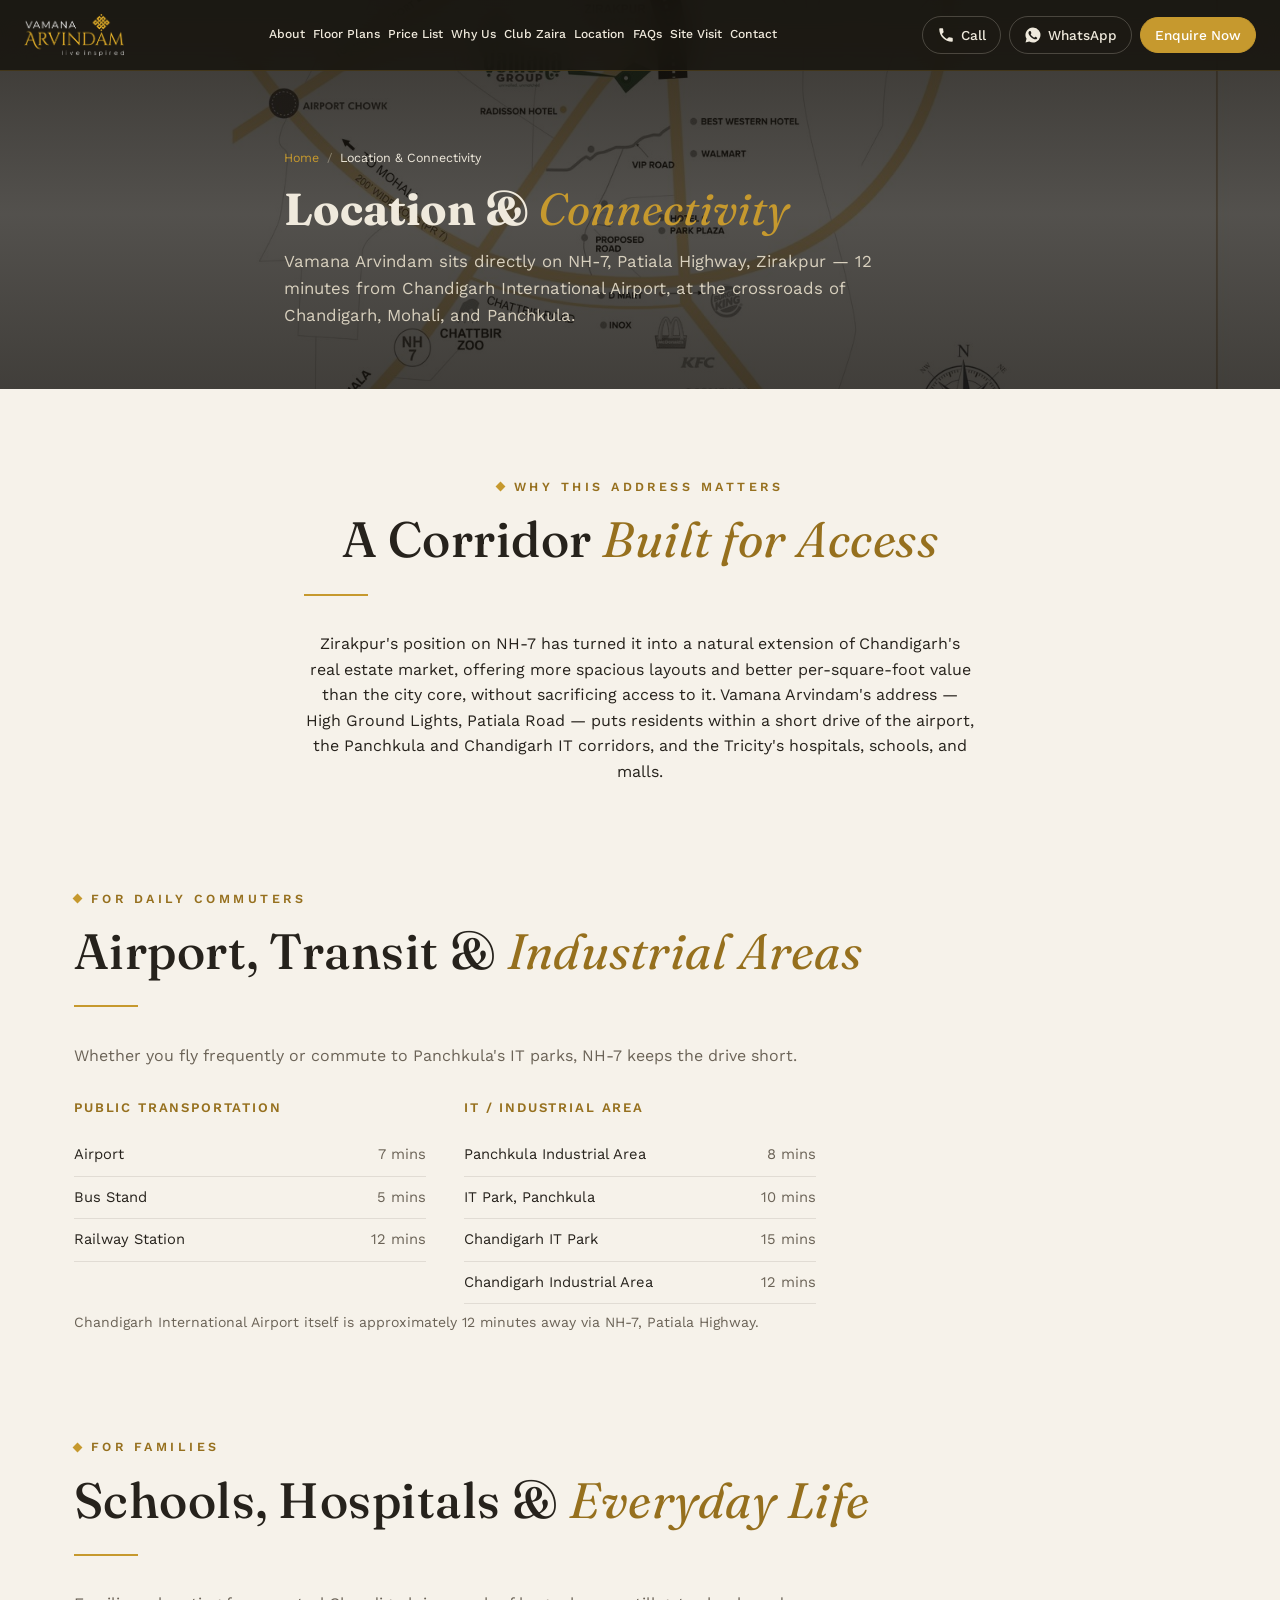
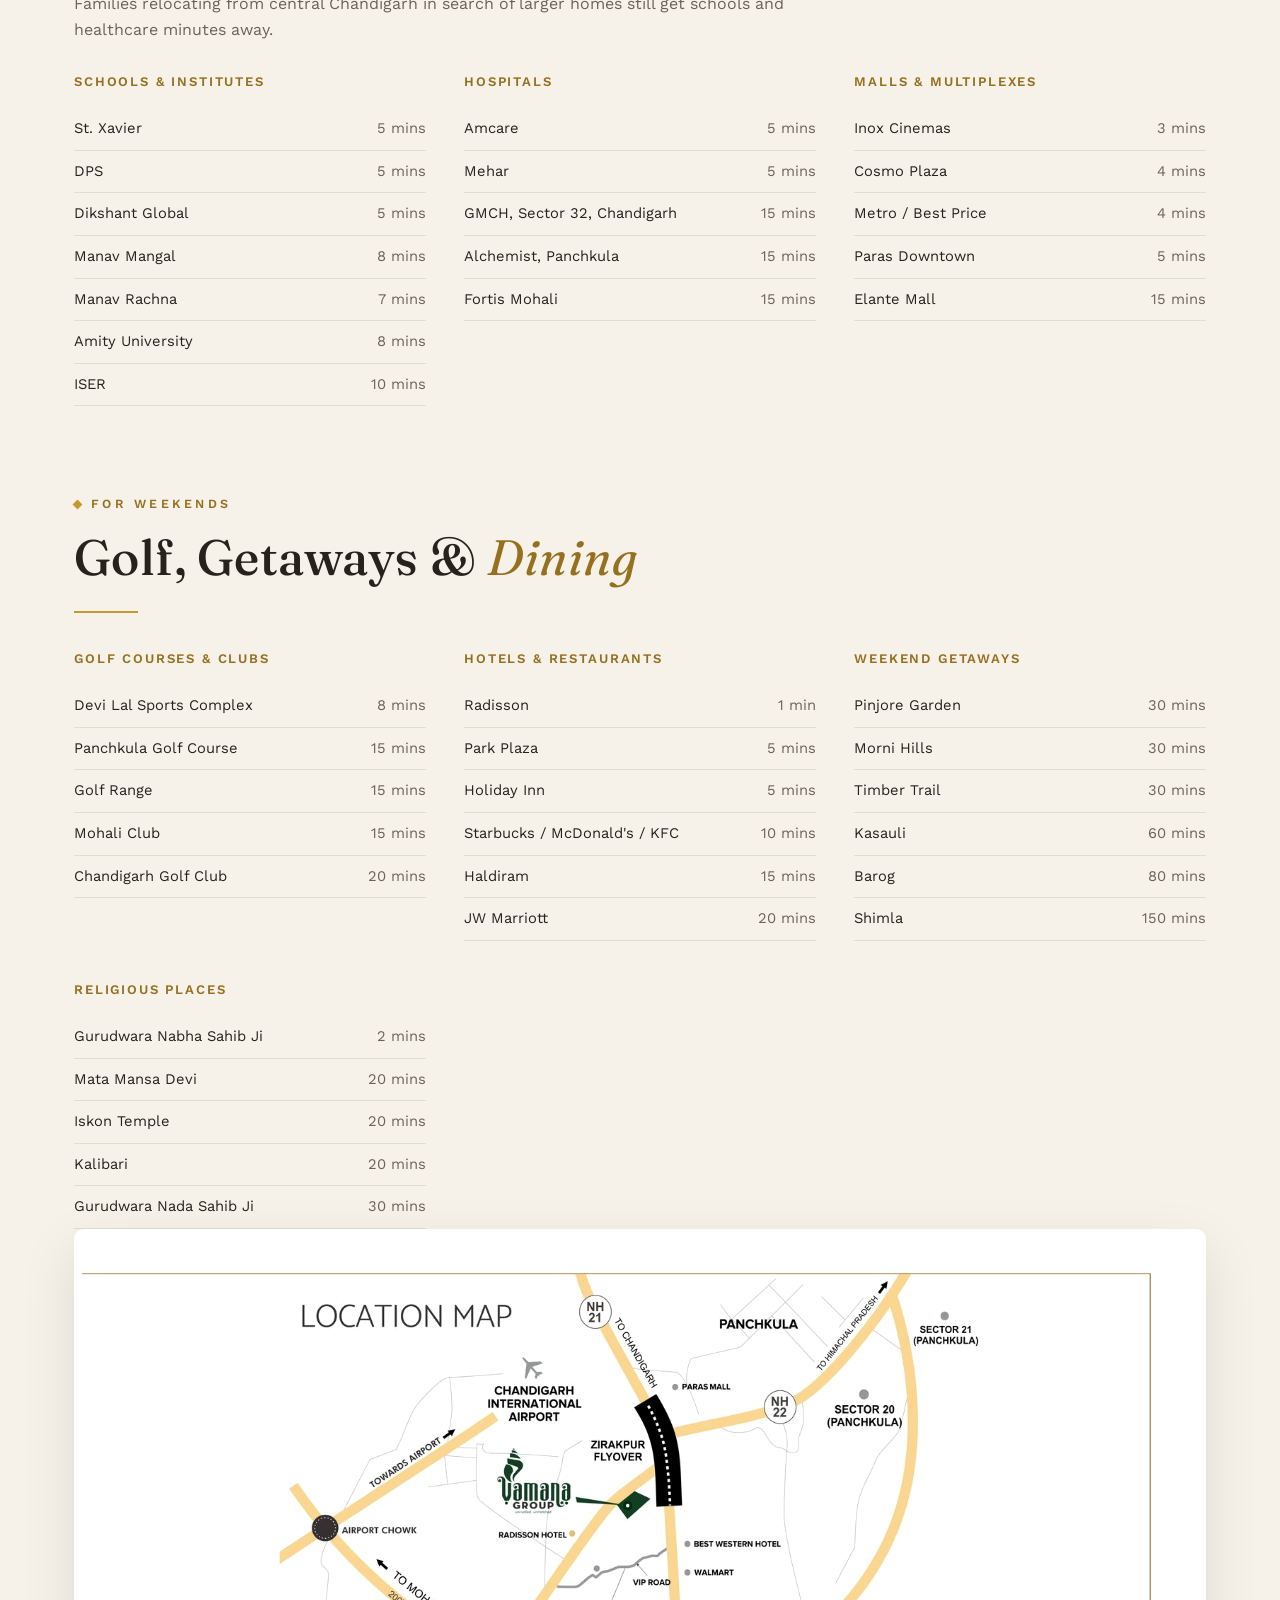
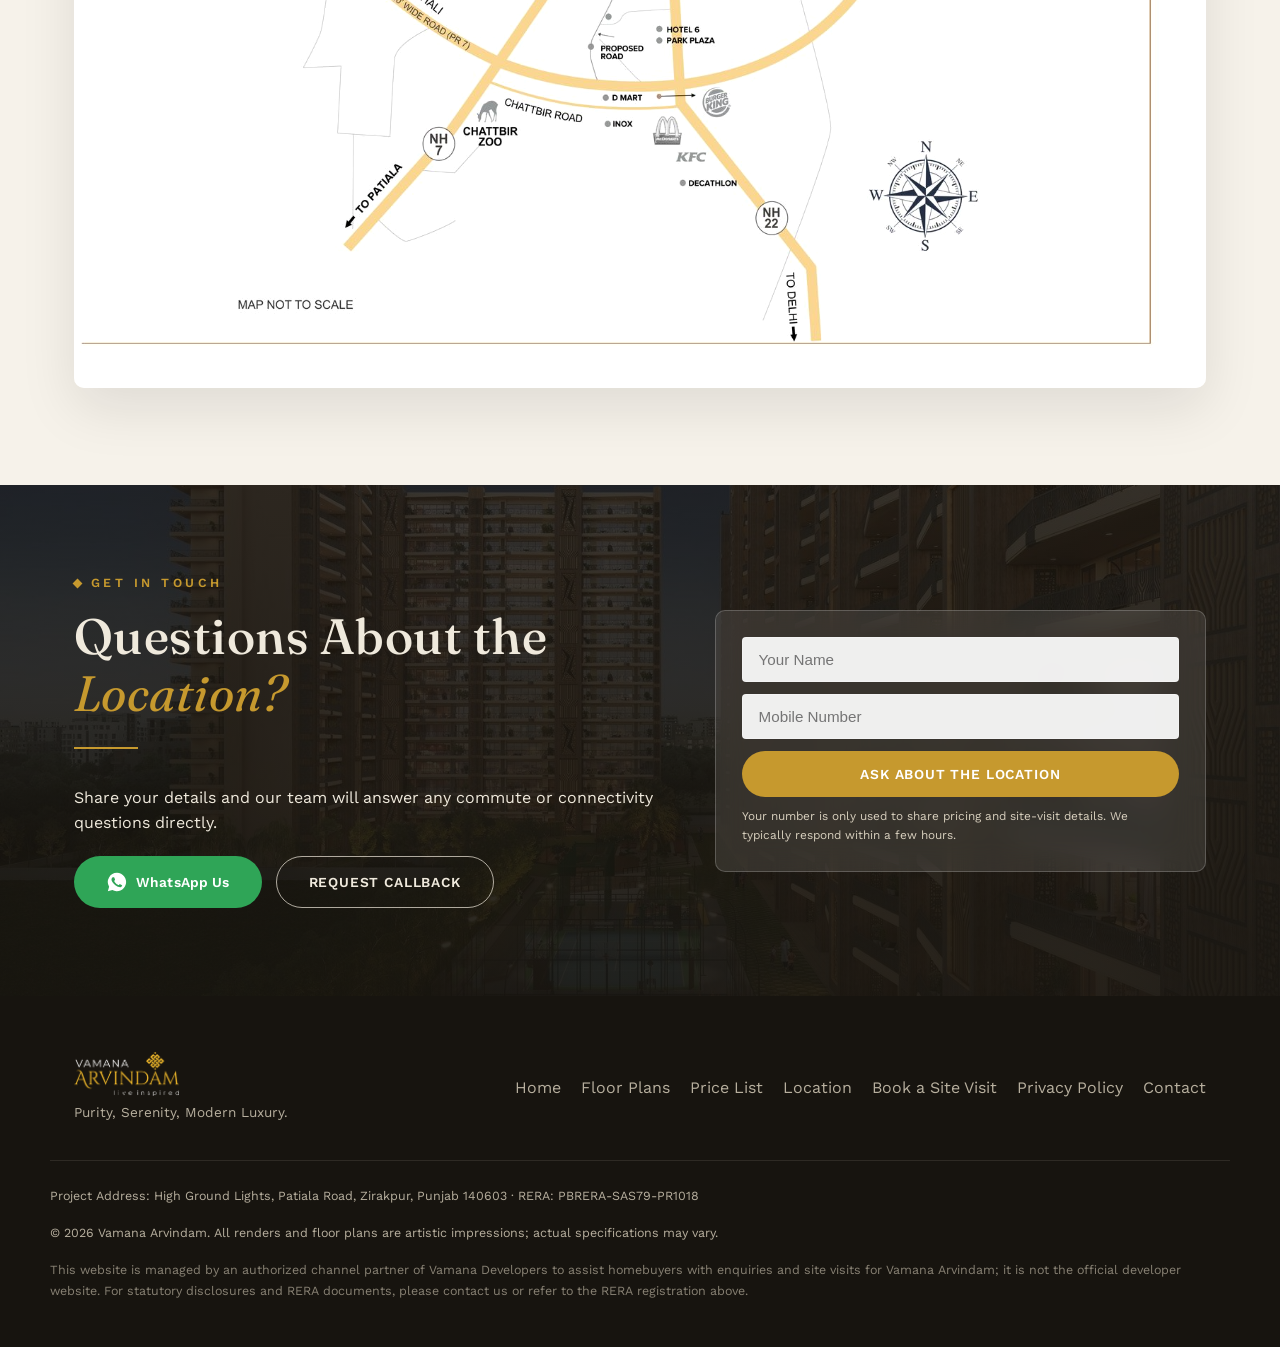
<file: vamanaarvindamzirakpur.com/location-connectivity.html>
<!DOCTYPE html>
<html lang="en">
<head>
<!-- Google Tag Manager -->
<script>(function(w,d,s,l,i){w[l]=w[l]||[];w[l].push({'gtm.start':
new Date().getTime(),event:'gtm.js'});var f=d.getElementsByTagName(s)[0],
j=d.createElement(s),dl=l!='dataLayer'?'&l='+l:'';j.async=true;j.src=
'https://www.googletagmanager.com/gtm.js?id='+i+dl;f.parentNode.insertBefore(j,f);
})(window,document,'script','dataLayer','GTM-NSVQ8TC4');</script>
<!-- End Google Tag Manager -->
<meta charset="UTF-8">
<meta name="viewport" content="width=device-width, initial-scale=1.0">
<title>Vamana Arvindam Location & Connectivity | NH-7 Zirakpur</title>
<meta name="description" content="Vamana Arvindam sits on NH-7, Patiala Highway, Zirakpur — 12 mins from Chandigarh Airport. See commute times for schools, hospitals, IT parks & malls.">
<link rel="canonical" href="https://vamanaarvindamzirakpur.com/location-connectivity.html">
<meta name="robots" content="index, follow, max-snippet:-1, max-image-preview:large">
<meta name="author" content="Vamana Developers">
<link rel="icon" type="image/x-icon" href="/favicon.ico">
<link rel="icon" type="image/png" sizes="32x32" href="/favicon-32x32.png">
<link rel="icon" type="image/png" sizes="16x16" href="/favicon-16x16.png">
<link rel="apple-touch-icon" sizes="180x180" href="/apple-touch-icon.png">
<link rel="manifest" href="/site.webmanifest">
<meta name="theme-color" content="#C6992E">

<!-- Open Graph -->
<meta property="og:type" content="website">
<meta property="og:site_name" content="Vamana Arvindam Zirakpur">
<meta property="og:title" content="Vamana Arvindam Location & Connectivity | NH-7 Zirakpur">
<meta property="og:description" content="12 minutes from Chandigarh International Airport, on NH-7 Patiala Highway — see how Vamana Arvindam connects to schools, hospitals, IT parks and more.">
<meta property="og:url" content="https://vamanaarvindamzirakpur.com/location-connectivity.html">
<meta property="og:image" content="https://vamanaarvindamzirakpur.com/images/optimized/location-map.jpg">
<meta property="og:image:width" content="1600">
<meta property="og:image:height" content="1073">
<meta property="og:image:alt" content="Vamana Arvindam location map">
<meta property="og:locale" content="en_IN">

<!-- Twitter -->
<meta name="twitter:card" content="summary_large_image">
<meta name="twitter:title" content="Vamana Arvindam Location & Connectivity">
<meta name="twitter:description" content="NH-7, Patiala Highway, Zirakpur — 12 minutes from Chandigarh Airport.">
<meta name="twitter:image" content="https://vamanaarvindamzirakpur.com/images/optimized/location-map.jpg">

<link rel="preload" as="image" href="images/optimized/location-map.jpg" fetchpriority="high">
<link rel="preconnect" href="https://fonts.googleapis.com">
<link rel="preconnect" href="https://fonts.gstatic.com" crossorigin>
<link rel="preload" as="style" href="https://fonts.googleapis.com/css2?family=Fraunces:ital,opsz,wght@0,9..144,300;0,9..144,500;0,9..144,600;1,9..144,400;1,9..144,500&family=Work+Sans:wght@300;400;500;600;700&display=swap" onload="this.onload=null;this.rel='stylesheet'">
<noscript><link rel="stylesheet" href="https://fonts.googleapis.com/css2?family=Fraunces:ital,opsz,wght@0,9..144,300;0,9..144,500;0,9..144,600;1,9..144,400;1,9..144,500&family=Work+Sans:wght@300;400;500;600;700&display=swap"></noscript>

<link rel="stylesheet" href="styles.css">

<!-- JSON-LD Structured Data -->
<script type="application/ld+json">
{
  "@context": "https://schema.org",
  "@graph": [
    {
      "@type": "WebPage",
      "@id": "https://vamanaarvindamzirakpur.com/location-connectivity.html#webpage",
      "url": "https://vamanaarvindamzirakpur.com/location-connectivity.html",
      "name": "Vamana Arvindam Location & Connectivity | NH-7 Zirakpur",
      "description": "Vamana Arvindam sits on NH-7, Patiala Highway, Zirakpur — 12 minutes from Chandigarh Airport.",
      "isPartOf": { "@id": "https://vamanaarvindamzirakpur.com/#website" },
      "about": { "@id": "https://vamanaarvindamzirakpur.com/#residence" }
    },
    {
      "@type": "BreadcrumbList",
      "itemListElement": [
        { "@type": "ListItem", "position": 1, "name": "Home", "item": "https://vamanaarvindamzirakpur.com/" },
        { "@type": "ListItem", "position": 2, "name": "Location & Connectivity", "item": "https://vamanaarvindamzirakpur.com/location-connectivity.html" }
      ]
    }
  ]
}
</script>
</head>
<body>
<!-- Google Tag Manager (noscript) -->
<noscript><iframe src="https://www.googletagmanager.com/ns.html?id=GTM-NSVQ8TC4"
height="0" width="0" style="display:none;visibility:hidden"></iframe></noscript>
<!-- End Google Tag Manager (noscript) -->

<a href="#main" class="skip-link">Skip to main content</a>

<!-- ============ STICKY HEADER ============ -->
<header class="site-header" id="siteHeader">
  <div class="header-inner">
    <a href="index.html#hero" class="logo" aria-label="Vamana Arvindam home">
      <img src="images/brand/logo-header.png" alt="Vamana Arvindam" class="logo-img" width="215" height="90">
    </a>

    <nav class="site-nav" id="siteNav" aria-label="Section navigation">
      <a href="index.html#about">About</a>
      <a href="floor-plans.html">Floor Plans</a>
      <a href="price-list.html">Price List</a>
      <a href="index.html#why-choose">Why Us</a>
      <a href="index.html#amenities">Club Zaira</a>
      <a href="location-connectivity.html" aria-current="page">Location</a>
      <a href="index.html#faq">FAQs</a>
      <a href="book-site-visit.html">Site Visit</a>
      <a href="index.html#contact">Contact</a>
    </nav>

    <div class="header-actions">
      <button type="button" class="action-btn action-call" data-action="call" aria-label="Call now">
        <svg viewBox="0 0 24 24" width="18" height="18" aria-hidden="true"><path fill="currentColor" d="M6.6 10.8c1.4 2.8 3.8 5.2 6.6 6.6l2.2-2.2c.3-.3.7-.4 1-.2 1.1.4 2.3.6 3.6.6.6 0 1 .4 1 1V20c0 .6-.4 1-1 1C10.5 21 3 13.5 3 4c0-.6.4-1 1-1h3.2c.6 0 1 .4 1 1 0 1.3.2 2.5.6 3.6.1.4 0 .8-.3 1L6.6 10.8z"/></svg>
        <span>Call</span>
      </button>
      <button type="button" class="action-btn action-whatsapp" data-action="whatsapp" aria-label="Chat on WhatsApp">
        <svg viewBox="0 0 24 24" width="18" height="18" aria-hidden="true"><path fill="currentColor" d="M12 2a10 10 0 00-8.6 15.1L2 22l5-1.3A10 10 0 1012 2zm5.8 14.2c-.2.7-1.4 1.3-2 1.4-.5.1-1.1.1-1.8-.1-.4-.1-1-.3-1.7-.6-3-1.3-4.9-4.3-5.1-4.5-.1-.2-1.2-1.6-1.2-3s.8-2.1 1-2.4c.3-.3.6-.3.8-.3h.6c.2 0 .4 0 .6.5.2.5.7 1.8.8 1.9.1.2.1.3 0 .5-.1.2-.1.3-.3.5l-.4.5c-.1.2-.3.3-.1.6.2.3.9 1.5 1.9 2.4 1.3 1.2 2.4 1.5 2.7 1.7.3.2.5.1.6-.1l.6-.7c.2-.3.4-.2.6-.1l1.7.8c.2.1.3.2.4.3.1.2.1.9-.1 1.6z"/></svg>
        <span>WhatsApp</span>
      </button>
      <button type="button" class="action-btn action-enquire" data-action="enquire" aria-label="Enquire now">Enquire Now</button>
      <button type="button" class="nav-toggle" id="navToggle" aria-label="Open menu" aria-expanded="false" aria-controls="siteNav">
        <span></span><span></span><span></span>
      </button>
    </div>
  </div>
</header>

<main id="main">

  <!-- ============ PAGE HERO ============ -->
  <section class="page-hero page-hero--location" style="background-image:url('images/optimized/location-map.jpg')">
    <div class="container page-hero-inner">
      <nav class="breadcrumb-nav" aria-label="Breadcrumb">
        <a href="index.html">Home</a><span class="sep" aria-hidden="true">/</span><span aria-current="page">Location &amp; Connectivity</span>
      </nav>
      <h1 class="page-hero-title">Location &amp; <em>Connectivity</em></h1>
      <p class="page-hero-subtitle">Vamana Arvindam sits directly on NH-7, Patiala Highway, Zirakpur — 12 minutes from Chandigarh International Airport, at the crossroads of Chandigarh, Mohali, and Panchkula.</p>
    </div>
  </section>

  <!-- ============ WHY THIS LOCATION ============ -->
  <section class="section section-light" id="why-location">
    <div class="container narrow-copy">
      <p class="section-eyebrow">Why This Address Matters</p>
      <h2 class="section-title">A Corridor <em>Built for Access</em></h2>
      <div class="gold-rule"></div>
      <p>Zirakpur's position on NH-7 has turned it into a natural extension of Chandigarh's real estate market, offering more spacious layouts and better per-square-foot value than the city core, without sacrificing access to it. Vamana Arvindam's address — High Ground Lights, Patiala Road — puts residents within a short drive of the airport, the Panchkula and Chandigarh IT corridors, and the Tricity's hospitals, schools, and malls.</p>
    </div>
  </section>

  <!-- ============ FOR COMMUTERS ============ -->
  <section class="section section-light" id="for-commuters" style="padding-top:0">
    <div class="container">
      <p class="section-eyebrow">For Daily Commuters</p>
      <h2 class="section-title">Airport, Transit &amp; <em>Industrial Areas</em></h2>
      <div class="gold-rule"></div>
      <p class="location-intro">Whether you fly frequently or commute to Panchkula's IT parks, NH-7 keeps the drive short.</p>
      <div class="location-grid">
        <div class="location-col">
          <h3>Public Transportation</h3>
          <ul class="loc-list">
            <li><span>Airport</span><span>7 mins</span></li>
            <li><span>Bus Stand</span><span>5 mins</span></li>
            <li><span>Railway Station</span><span>12 mins</span></li>
          </ul>
        </div>
        <div class="location-col">
          <h3>IT / Industrial Area</h3>
          <ul class="loc-list">
            <li><span>Panchkula Industrial Area</span><span>8 mins</span></li>
            <li><span>IT Park, Panchkula</span><span>10 mins</span></li>
            <li><span>Chandigarh IT Park</span><span>15 mins</span></li>
            <li><span>Chandigarh Industrial Area</span><span>12 mins</span></li>
          </ul>
        </div>
      </div>
      <p class="note-line">Chandigarh International Airport itself is approximately 12 minutes away via NH-7, Patiala Highway.</p>
    </div>
  </section>

  <!-- ============ FOR FAMILIES ============ -->
  <section class="section section-light" id="for-families" style="padding-top:0">
    <div class="container">
      <p class="section-eyebrow">For Families</p>
      <h2 class="section-title">Schools, Hospitals &amp; <em>Everyday Life</em></h2>
      <div class="gold-rule"></div>
      <p class="location-intro">Families relocating from central Chandigarh in search of larger homes still get schools and healthcare minutes away.</p>
      <div class="location-grid">
        <div class="location-col">
          <h3>Schools &amp; Institutes</h3>
          <ul class="loc-list">
            <li><span>St. Xavier</span><span>5 mins</span></li>
            <li><span>DPS</span><span>5 mins</span></li>
            <li><span>Dikshant Global</span><span>5 mins</span></li>
            <li><span>Manav Mangal</span><span>8 mins</span></li>
            <li><span>Manav Rachna</span><span>7 mins</span></li>
            <li><span>Amity University</span><span>8 mins</span></li>
            <li><span>ISER</span><span>10 mins</span></li>
          </ul>
        </div>
        <div class="location-col">
          <h3>Hospitals</h3>
          <ul class="loc-list">
            <li><span>Amcare</span><span>5 mins</span></li>
            <li><span>Mehar</span><span>5 mins</span></li>
            <li><span>GMCH, Sector 32, Chandigarh</span><span>15 mins</span></li>
            <li><span>Alchemist, Panchkula</span><span>15 mins</span></li>
            <li><span>Fortis Mohali</span><span>15 mins</span></li>
          </ul>
        </div>
        <div class="location-col">
          <h3>Malls &amp; Multiplexes</h3>
          <ul class="loc-list">
            <li><span>Inox Cinemas</span><span>3 mins</span></li>
            <li><span>Cosmo Plaza</span><span>4 mins</span></li>
            <li><span>Metro / Best Price</span><span>4 mins</span></li>
            <li><span>Paras Downtown</span><span>5 mins</span></li>
            <li><span>Elante Mall</span><span>15 mins</span></li>
          </ul>
        </div>
      </div>
    </div>
  </section>

  <!-- ============ FOR WEEKENDS ============ -->
  <section class="section section-light" id="for-weekends" style="padding-top:0">
    <div class="container">
      <p class="section-eyebrow">For Weekends</p>
      <h2 class="section-title">Golf, Getaways &amp; <em>Dining</em></h2>
      <div class="gold-rule"></div>
      <div class="location-grid">
        <div class="location-col">
          <h3>Golf Courses &amp; Clubs</h3>
          <ul class="loc-list">
            <li><span>Devi Lal Sports Complex</span><span>8 mins</span></li>
            <li><span>Panchkula Golf Course</span><span>15 mins</span></li>
            <li><span>Golf Range</span><span>15 mins</span></li>
            <li><span>Mohali Club</span><span>15 mins</span></li>
            <li><span>Chandigarh Golf Club</span><span>20 mins</span></li>
          </ul>
        </div>
        <div class="location-col">
          <h3>Hotels &amp; Restaurants</h3>
          <ul class="loc-list">
            <li><span>Radisson</span><span>1 min</span></li>
            <li><span>Park Plaza</span><span>5 mins</span></li>
            <li><span>Holiday Inn</span><span>5 mins</span></li>
            <li><span>Starbucks / McDonald's / KFC</span><span>10 mins</span></li>
            <li><span>Haldiram</span><span>15 mins</span></li>
            <li><span>JW Marriott</span><span>20 mins</span></li>
          </ul>
        </div>
        <div class="location-col">
          <h3>Weekend Getaways</h3>
          <ul class="loc-list">
            <li><span>Pinjore Garden</span><span>30 mins</span></li>
            <li><span>Morni Hills</span><span>30 mins</span></li>
            <li><span>Timber Trail</span><span>30 mins</span></li>
            <li><span>Kasauli</span><span>60 mins</span></li>
            <li><span>Barog</span><span>80 mins</span></li>
            <li><span>Shimla</span><span>150 mins</span></li>
          </ul>
        </div>
        <div class="location-col">
          <h3>Religious Places</h3>
          <ul class="loc-list">
            <li><span>Gurudwara Nabha Sahib Ji</span><span>2 mins</span></li>
            <li><span>Mata Mansa Devi</span><span>20 mins</span></li>
            <li><span>Iskon Temple</span><span>20 mins</span></li>
            <li><span>Kalibari</span><span>20 mins</span></li>
            <li><span>Gurudwara Nada Sahib Ji</span><span>30 mins</span></li>
          </ul>
        </div>
      </div>
      <div class="map-image-wrap">
        <img src="images/optimized/location-map.jpg" alt="Vamana Arvindam location map showing NH-7 Patiala Highway, Chandigarh Airport, Airport Chowk and Panchkula" loading="lazy" width="1600" height="1073">
      </div>
    </div>
  </section>

  <!-- ============ CONTACT ============ -->
  <section class="section section-contact" id="contact" style="background-image:url('images/optimized/holistic-lifestyle.jpg')">
    <div class="section-dark-overlay"></div>
    <div class="container contact-grid">
      <div class="contact-copy">
        <p class="section-eyebrow section-eyebrow-light">Get in Touch</p>
        <h2 class="section-title section-title-light">Questions About the <em>Location?</em></h2>
        <div class="gold-rule gold-rule-light"></div>
        <p class="light-copy" style="text-align:left;margin:0 0 20px">Share your details and our team will answer any commute or connectivity questions directly.</p>
        <div class="contact-buttons">
          <button type="button" class="btn btn-whatsapp-lg" data-action="whatsapp">
            <svg viewBox="0 0 24 24" width="22" height="22" aria-hidden="true"><path fill="currentColor" d="M12 2a10 10 0 00-8.6 15.1L2 22l5-1.3A10 10 0 1012 2zm5.8 14.2c-.2.7-1.4 1.3-2 1.4-.5.1-1.1.1-1.8-.1-.4-.1-1-.3-1.7-.6-3-1.3-4.9-4.3-5.1-4.5-.1-.2-1.2-1.6-1.2-3s.8-2.1 1-2.4c.3-.3.6-.3.8-.3h.6c.2 0 .4 0 .6.5.2.5.7 1.8.8 1.9.1.2.1.3 0 .5-.1.2-.1.3-.3.5l-.4.5c-.1.2-.3.3-.1.6.2.3.9 1.5 1.9 2.4 1.3 1.2 2.4 1.5 2.7 1.7.3.2.5.1.6-.1l.6-.7c.2-.3.4-.2.6-.1l1.7.8c.2.1.3.2.4.3.1.2.1.9-.1 1.6z"/></svg>
            WhatsApp Us
          </button>
          <button type="button" class="btn btn-outline-light" data-action="call">Request Callback</button>
        </div>
      </div>
      <form class="contact-form" id="contactForm" novalidate>
        <label class="visually-hidden" for="contactName">Name</label>
        <input type="text" id="contactName" name="name" placeholder="Your Name" required autocomplete="name">
        <label class="visually-hidden" for="contactPhone">Mobile Number</label>
        <input type="tel" id="contactPhone" name="phone" placeholder="Mobile Number" required autocomplete="tel" inputmode="numeric">
        <button type="submit" class="btn btn-primary btn-full">Ask About the Location</button>
        <p class="form-microcopy">Your number is only used to share pricing and site-visit details. We typically respond within a few hours.</p>
      </form>
    </div>
  </section>

</main>

<!-- ============ FOOTER ============ -->
<footer class="site-footer">
  <div class="container footer-grid">
    <div>
      <img src="images/brand/logo-header.png" alt="Vamana Arvindam" class="footer-logo-img" width="180" height="75">
      <p class="footer-tagline">Purity, Serenity, Modern Luxury.</p>
    </div>
    <nav class="footer-links" aria-label="Footer">
      <a href="index.html">Home</a>
      <a href="floor-plans.html">Floor Plans</a>
      <a href="price-list.html">Price List</a>
      <a href="location-connectivity.html">Location</a>
      <a href="book-site-visit.html">Book a Site Visit</a>
      <a href="privacy-policy.html">Privacy Policy</a>
      <a href="index.html#contact">Contact</a>
    </nav>
  </div>
  <div class="container footer-bottom">
    <p>Project Address: High Ground Lights, Patiala Road, Zirakpur, Punjab 140603 &middot; RERA: PBRERA-SAS79-PR1018</p>
    <p>&copy; <span id="year"></span> Vamana Arvindam. All renders and floor plans are artistic impressions; actual specifications may vary.</p>
    <p class="footer-disclaimer">This website is managed by an authorized channel partner of Vamana Developers to assist homebuyers with enquiries and site visits for Vamana Arvindam; it is not the official developer website. For statutory disclosures and RERA documents, please contact us or refer to the RERA registration above.</p>
  </div>
</footer>

<!-- ============ STICKY MOBILE BAR ============ -->
<div class="sticky-mobile-bar" aria-hidden="false">
  <button type="button" class="sticky-icon-btn" data-action="call" aria-label="Call now">
    <svg viewBox="0 0 24 24" width="20" height="20" aria-hidden="true"><path fill="currentColor" d="M6.6 10.8c1.4 2.8 3.8 5.2 6.6 6.6l2.2-2.2c.3-.3.7-.4 1-.2 1.1.4 2.3.6 3.6.6.6 0 1 .4 1 1V20c0 .6-.4 1-1 1C10.5 21 3 13.5 3 4c0-.6.4-1 1-1h3.2c.6 0 1 .4 1 1 0 1.3.2 2.5.6 3.6.1.4 0 .8-.3 1L6.6 10.8z"/></svg>
  </button>
  <button type="button" class="sticky-enquire" data-action="enquire" aria-label="Enquire now">
    <span>Enquire Now</span>
  </button>
  <button type="button" class="sticky-icon-btn sticky-icon-whatsapp" data-action="whatsapp" aria-label="WhatsApp">
    <svg viewBox="0 0 24 24" width="20" height="20" aria-hidden="true"><path fill="currentColor" d="M12 2a10 10 0 00-8.6 15.1L2 22l5-1.3A10 10 0 1012 2zm5.8 14.2c-.2.7-1.4 1.3-2 1.4-.5.1-1.1.1-1.8-.1-.4-.1-1-.3-1.7-.6-3-1.3-4.9-4.3-5.1-4.5-.1-.2-1.2-1.6-1.2-3s.8-2.1 1-2.4c.3-.3.6-.3.8-.3h.6c.2 0 .4 0 .6.5.2.5.7 1.8.8 1.9.1.2.1.3 0 .5-.1.2-.1.3-.3.5l-.4.5c-.1.2-.3.3-.1.6.2.3.9 1.5 1.9 2.4 1.3 1.2 2.4 1.5 2.7 1.7.3.2.5.1.6-.1l.6-.7c.2-.3.4-.2.6-.1l1.7.8c.2.1.3.2.4.3.1.2.1.9-.1 1.6z"/></svg>
  </button>
</div>

<!-- ============ CALL-CAPTURE MODAL ============ -->
<div class="modal-overlay" id="modalOverlay" hidden>
  <div class="modal-box" role="dialog" aria-modal="true" aria-labelledby="modalTitle">
    <button type="button" class="modal-close" id="modalClose" aria-label="Close">&times;</button>
    <h3 id="modalTitle">Share your details to continue</h3>
    <p id="modalSubtext">We'll connect your call or WhatsApp message right after.</p>
    <form id="modalForm" novalidate>
      <label class="visually-hidden" for="modalName">Name</label>
      <input type="text" id="modalName" name="name" placeholder="Your Name" required autocomplete="name">
      <label class="visually-hidden" for="modalPhone">Mobile Number</label>
      <input type="tel" id="modalPhone" name="phone" placeholder="Mobile Number" required autocomplete="tel" inputmode="numeric">
      <button type="submit" class="btn btn-primary btn-full" id="modalSubmit">Continue</button>
    </form>
  </div>
</div>

<!-- ============ RETURNING VISITOR THANK-YOU POPUP ============ -->
<div class="modal-overlay" id="thankYouOverlay" hidden>
  <div class="modal-box modal-box-center" role="dialog" aria-modal="true" aria-labelledby="thankYouTitle">
    <button type="button" class="modal-close" id="thankYouClose" aria-label="Close">&times;</button>
    <span class="already-submitted-check" aria-hidden="true">&#10003;</span>
    <h3 id="thankYouTitle">Thank You!</h3>
    <p>Our team will contact you shortly.</p>
  </div>
</div>

<!-- ============ TOAST ============ -->
<div class="toast" id="toast" role="status" aria-live="polite" hidden></div>

<script src="script.js" defer></script>
</body>
</html>
</file>
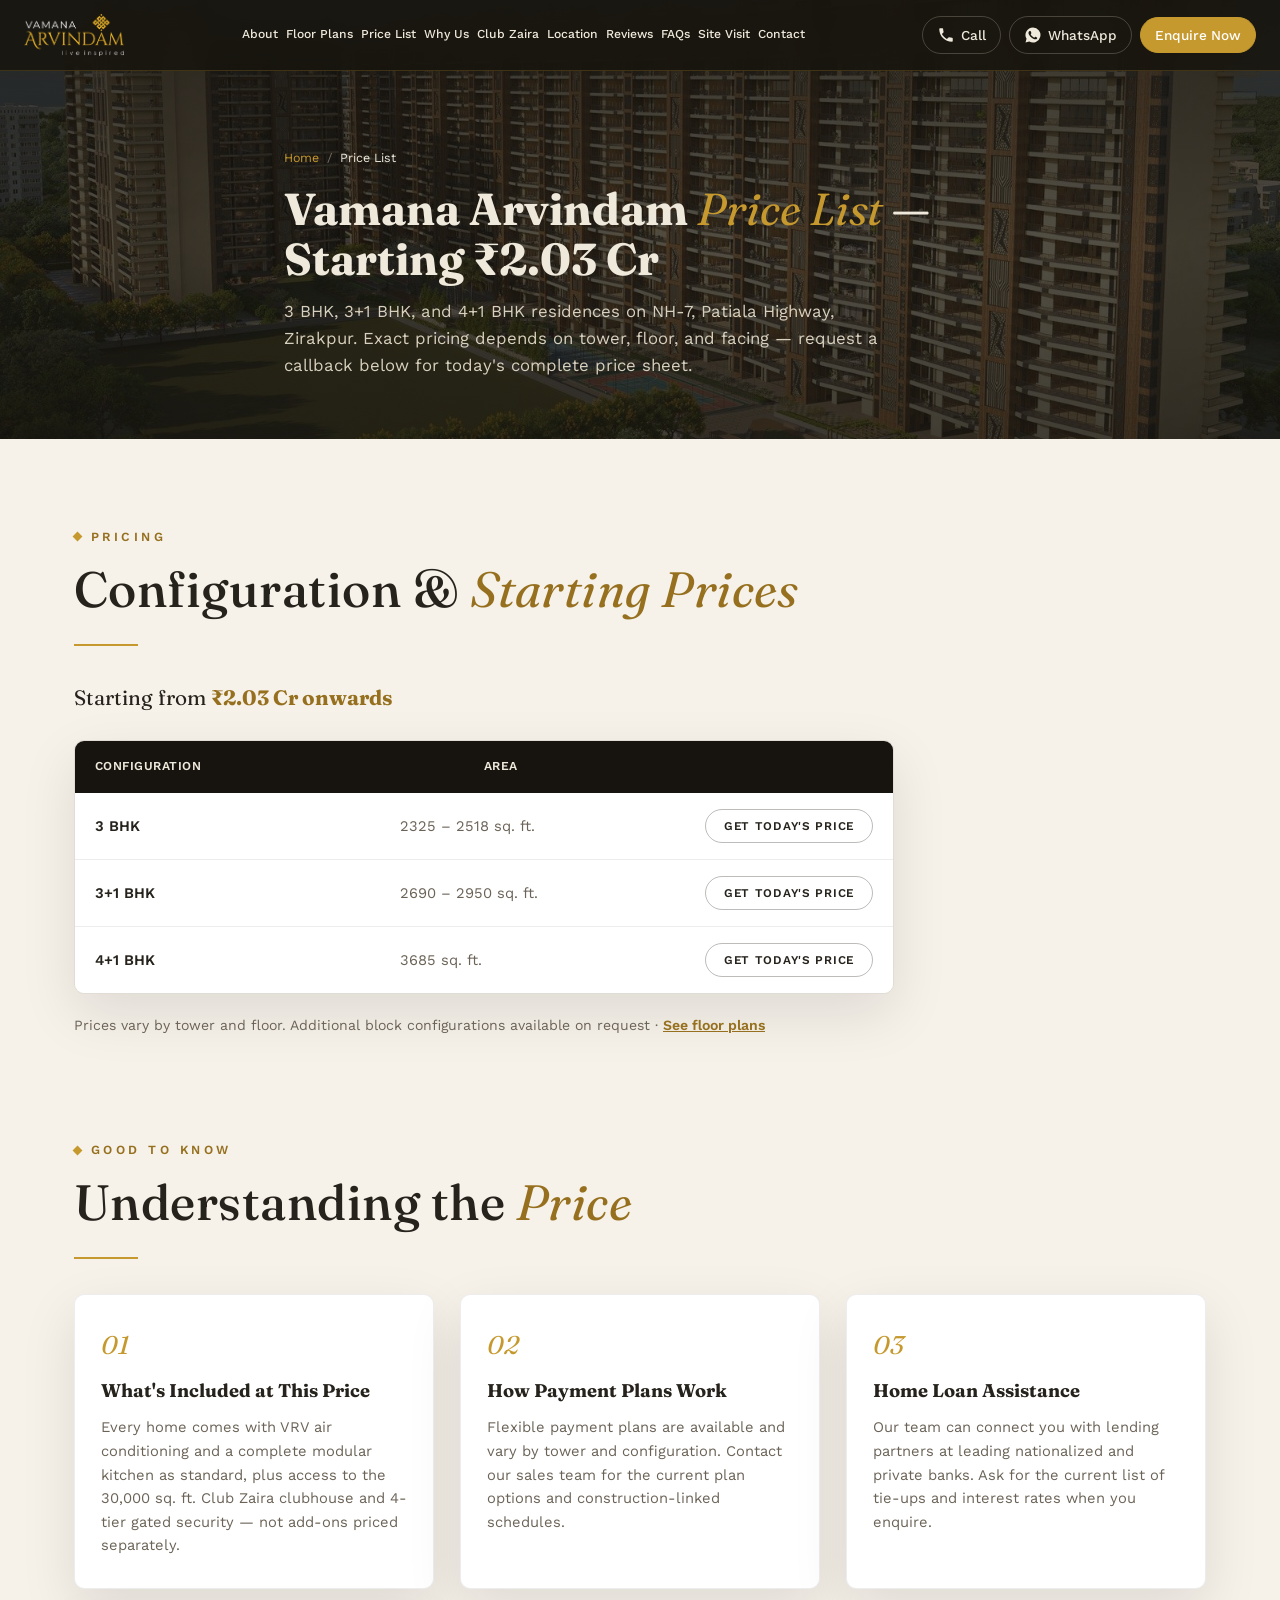
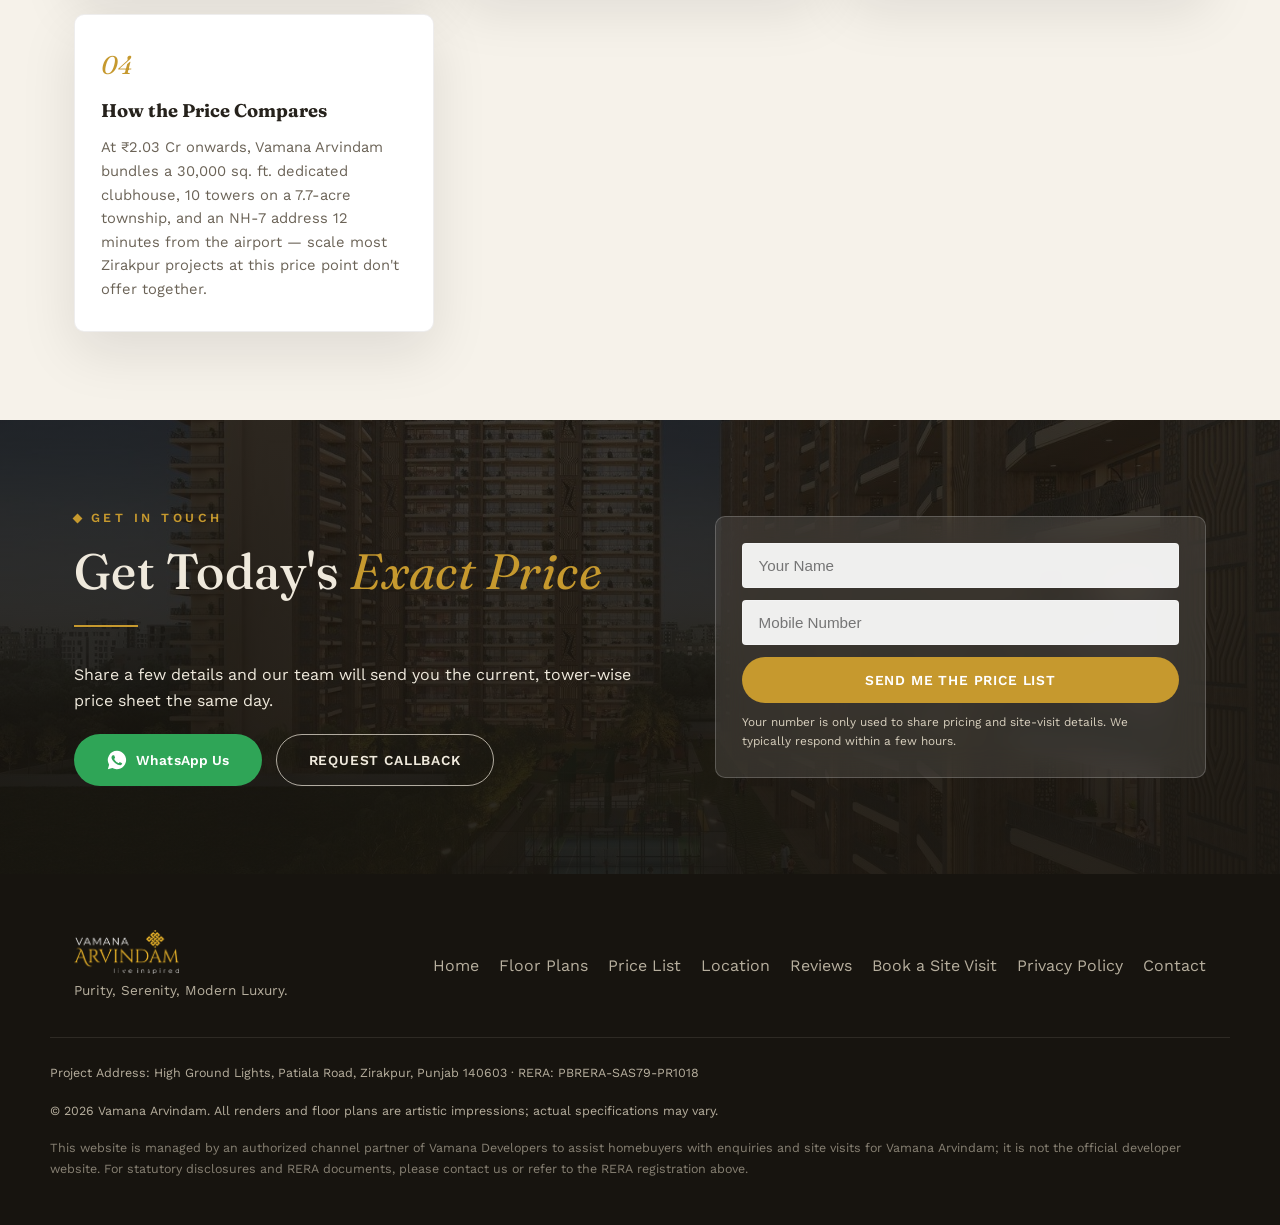
<file: vamanaarvindamzirakpur.com/price-list.html>
<!DOCTYPE html>
<html lang="en">
<head>
<!-- Google Tag Manager -->
<script>(function(w,d,s,l,i){w[l]=w[l]||[];w[l].push({'gtm.start':
new Date().getTime(),event:'gtm.js'});var f=d.getElementsByTagName(s)[0],
j=d.createElement(s),dl=l!='dataLayer'?'&l='+l:'';j.async=true;j.src=
'https://www.googletagmanager.com/gtm.js?id='+i+dl;f.parentNode.insertBefore(j,f);
})(window,document,'script','dataLayer','GTM-NSVQ8TC4');</script>
<!-- End Google Tag Manager -->
<meta charset="UTF-8">
<meta name="viewport" content="width=device-width, initial-scale=1.0">
<title>Vamana Arvindam Price List 2026 | Zirakpur Flats</title>
<meta name="description" content="Vamana Arvindam Zirakpur price list: 3, 3+1 & 4+1 BHK flats from ₹2.03 Cr on NH-7. RERA PBRERA-SAS79-PR1018. Get today's exact quote — call or WhatsApp.">
<link rel="canonical" href="https://vamanaarvindamzirakpur.com/price-list.html">
<meta name="robots" content="index, follow, max-snippet:-1, max-image-preview:large">
<meta name="author" content="Vamana Developers">
<link rel="icon" type="image/x-icon" href="/favicon.ico">
<link rel="icon" type="image/png" sizes="32x32" href="/favicon-32x32.png">
<link rel="icon" type="image/png" sizes="16x16" href="/favicon-16x16.png">
<link rel="apple-touch-icon" sizes="180x180" href="/apple-touch-icon.png">
<link rel="manifest" href="/site.webmanifest">
<meta name="theme-color" content="#C6992E">

<!-- Open Graph -->
<meta property="og:type" content="website">
<meta property="og:site_name" content="Vamana Arvindam Zirakpur">
<meta property="og:title" content="Vamana Arvindam Price List 2026 | 3, 3+1 & 4+1 BHK">
<meta property="og:description" content="3 BHK, 3+1 BHK & 4+1 BHK flats in Zirakpur from ₹2.03 Cr. Get today's exact price for your preferred tower and floor.">
<meta property="og:url" content="https://vamanaarvindamzirakpur.com/price-list.html">
<meta property="og:image" content="https://vamanaarvindamzirakpur.com/images/optimized/sanctuary-grandeur.jpg">
<meta property="og:image:width" content="1600">
<meta property="og:image:height" content="1066">
<meta property="og:image:alt" content="Vamana Arvindam towers in Zirakpur">
<meta property="og:locale" content="en_IN">

<!-- Twitter -->
<meta name="twitter:card" content="summary_large_image">
<meta name="twitter:title" content="Vamana Arvindam Price List 2026">
<meta name="twitter:description" content="3, 3+1 & 4+1 BHK residences in Zirakpur, from ₹2.03 Cr.">
<meta name="twitter:image" content="https://vamanaarvindamzirakpur.com/images/optimized/sanctuary-grandeur.jpg">

<link rel="preload" as="image" href="images/optimized/sanctuary-grandeur.jpg" fetchpriority="high">
<link rel="preconnect" href="https://fonts.googleapis.com">
<link rel="preconnect" href="https://fonts.gstatic.com" crossorigin>
<link rel="preload" as="style" href="https://fonts.googleapis.com/css2?family=Fraunces:ital,opsz,wght@0,9..144,300;0,9..144,500;0,9..144,600;1,9..144,400;1,9..144,500&family=Work+Sans:wght@300;400;500;600;700&display=swap" onload="this.onload=null;this.rel='stylesheet'">
<noscript><link rel="stylesheet" href="https://fonts.googleapis.com/css2?family=Fraunces:ital,opsz,wght@0,9..144,300;0,9..144,500;0,9..144,600;1,9..144,400;1,9..144,500&family=Work+Sans:wght@300;400;500;600;700&display=swap"></noscript>

<link rel="stylesheet" href="styles.css">

<!-- JSON-LD Structured Data -->
<script type="application/ld+json">
{
  "@context": "https://schema.org",
  "@graph": [
    {
      "@type": "WebPage",
      "@id": "https://vamanaarvindamzirakpur.com/price-list.html#webpage",
      "url": "https://vamanaarvindamzirakpur.com/price-list.html",
      "name": "Vamana Arvindam Price List 2026 | Zirakpur Flats",
      "description": "Vamana Arvindam Zirakpur price list: 3, 3+1 & 4+1 BHK flats from ₹2.03 Cr, on NH-7 near Chandigarh Airport.",
      "isPartOf": { "@id": "https://vamanaarvindamzirakpur.com/#website" },
      "about": { "@id": "https://vamanaarvindamzirakpur.com/#residence" }
    },
    {
      "@type": "BreadcrumbList",
      "itemListElement": [
        { "@type": "ListItem", "position": 1, "name": "Home", "item": "https://vamanaarvindamzirakpur.com/" },
        { "@type": "ListItem", "position": 2, "name": "Price List", "item": "https://vamanaarvindamzirakpur.com/price-list.html" }
      ]
    }
  ]
}
</script>
</head>
<body>
<!-- Google Tag Manager (noscript) -->
<noscript><iframe src="https://www.googletagmanager.com/ns.html?id=GTM-NSVQ8TC4"
height="0" width="0" style="display:none;visibility:hidden"></iframe></noscript>
<!-- End Google Tag Manager (noscript) -->

<a href="#main" class="skip-link">Skip to main content</a>

<!-- ============ STICKY HEADER ============ -->
<header class="site-header" id="siteHeader">
  <div class="header-inner">
    <a href="index.html#hero" class="logo" aria-label="Vamana Arvindam home">
      <img src="images/brand/logo-header.png" alt="Vamana Arvindam" class="logo-img" width="215" height="90">
    </a>

    <nav class="site-nav" id="siteNav" aria-label="Section navigation">
      <a href="index.html#about">About</a>
      <a href="floor-plans.html">Floor Plans</a>
      <a href="price-list.html" aria-current="page">Price List</a>
      <a href="index.html#why-choose">Why Us</a>
      <a href="index.html#amenities">Club Zaira</a>
      <a href="location-connectivity.html">Location</a>
      <a href="reviews.html">Reviews</a>
      <a href="index.html#faq">FAQs</a>
      <a href="book-site-visit.html">Site Visit</a>
      <a href="index.html#contact">Contact</a>
    </nav>

    <div class="header-actions">
      <button type="button" class="action-btn action-call" data-action="call" aria-label="Call now">
        <svg viewBox="0 0 24 24" width="18" height="18" aria-hidden="true"><path fill="currentColor" d="M6.6 10.8c1.4 2.8 3.8 5.2 6.6 6.6l2.2-2.2c.3-.3.7-.4 1-.2 1.1.4 2.3.6 3.6.6.6 0 1 .4 1 1V20c0 .6-.4 1-1 1C10.5 21 3 13.5 3 4c0-.6.4-1 1-1h3.2c.6 0 1 .4 1 1 0 1.3.2 2.5.6 3.6.1.4 0 .8-.3 1L6.6 10.8z"/></svg>
        <span>Call</span>
      </button>
      <button type="button" class="action-btn action-whatsapp" data-action="whatsapp" aria-label="Chat on WhatsApp">
        <svg viewBox="0 0 24 24" width="18" height="18" aria-hidden="true"><path fill="currentColor" d="M12 2a10 10 0 00-8.6 15.1L2 22l5-1.3A10 10 0 1012 2zm5.8 14.2c-.2.7-1.4 1.3-2 1.4-.5.1-1.1.1-1.8-.1-.4-.1-1-.3-1.7-.6-3-1.3-4.9-4.3-5.1-4.5-.1-.2-1.2-1.6-1.2-3s.8-2.1 1-2.4c.3-.3.6-.3.8-.3h.6c.2 0 .4 0 .6.5.2.5.7 1.8.8 1.9.1.2.1.3 0 .5-.1.2-.1.3-.3.5l-.4.5c-.1.2-.3.3-.1.6.2.3.9 1.5 1.9 2.4 1.3 1.2 2.4 1.5 2.7 1.7.3.2.5.1.6-.1l.6-.7c.2-.3.4-.2.6-.1l1.7.8c.2.1.3.2.4.3.1.2.1.9-.1 1.6z"/></svg>
        <span>WhatsApp</span>
      </button>
      <button type="button" class="action-btn action-enquire" data-action="enquire" aria-label="Enquire now">Enquire Now</button>
      <button type="button" class="nav-toggle" id="navToggle" aria-label="Open menu" aria-expanded="false" aria-controls="siteNav">
        <span></span><span></span><span></span>
      </button>
    </div>
  </div>
</header>

<main id="main">

  <!-- ============ PAGE HERO ============ -->
  <section class="page-hero page-hero--price-list" style="background-image:url('images/optimized/sanctuary-grandeur.jpg')">
    <div class="container page-hero-inner">
      <nav class="breadcrumb-nav" aria-label="Breadcrumb">
        <a href="index.html">Home</a><span class="sep" aria-hidden="true">/</span><span aria-current="page">Price List</span>
      </nav>
      <h1 class="page-hero-title">Vamana Arvindam <em>Price List</em> — Starting &#8377;2.03 Cr</h1>
      <p class="page-hero-subtitle">3 BHK, 3+1 BHK, and 4+1 BHK residences on NH-7, Patiala Highway, Zirakpur. Exact pricing depends on tower, floor, and facing — request a callback below for today's complete price sheet.</p>
    </div>
  </section>

  <!-- ============ PRICING TABLE ============ -->
  <section class="section section-light" id="pricing-table">
    <div class="container">
      <p class="section-eyebrow">Pricing</p>
      <h2 class="section-title">Configuration &amp; <em>Starting Prices</em></h2>
      <div class="gold-rule"></div>
      <p class="pricing-intro">Starting from <strong>&#8377;2.03 Cr onwards</strong></p>
      <div class="pricing-table">
        <div class="pricing-row pricing-row-head">
          <span>Configuration</span><span>Area</span><span></span>
        </div>
        <div class="pricing-row">
          <span>3 BHK</span><span>2325 &ndash; 2518 sq. ft.</span>
          <button type="button" class="btn btn-outline-dark btn-sm" data-action="enquire" data-unit-type="3 BHK">Get Today's Price</button>
        </div>
        <div class="pricing-row">
          <span>3+1 BHK</span><span>2690 &ndash; 2950 sq. ft.</span>
          <button type="button" class="btn btn-outline-dark btn-sm" data-action="enquire" data-unit-type="3+1 BHK">Get Today's Price</button>
        </div>
        <div class="pricing-row">
          <span>4+1 BHK</span><span>3685 sq. ft.</span>
          <button type="button" class="btn btn-outline-dark btn-sm" data-action="enquire" data-unit-type="4+1 BHK">Get Today's Price</button>
        </div>
      </div>
      <p class="note-line">Prices vary by tower and floor. Additional block configurations available on request &middot; <a href="index.html#configurations">See floor plans</a></p>
    </div>
  </section>

  <!-- ============ WHAT'S INCLUDED / PAYMENT / LOANS / COMPARISON ============ -->
  <section class="section section-light" id="pricing-details" style="padding-top:0">
    <div class="container">
      <p class="section-eyebrow">Good to Know</p>
      <h2 class="section-title">Understanding the <em>Price</em></h2>
      <div class="gold-rule"></div>
      <div class="why-choose-grid">
        <article class="why-choose-card">
          <span class="why-choose-num">01</span>
          <h3>What's Included at This Price</h3>
          <p>Every home comes with VRV air conditioning and a complete modular kitchen as standard, plus access to the 30,000 sq. ft. Club Zaira clubhouse and 4-tier gated security — not add-ons priced separately.</p>
        </article>
        <article class="why-choose-card">
          <span class="why-choose-num">02</span>
          <h3>How Payment Plans Work</h3>
          <p>Flexible payment plans are available and vary by tower and configuration. Contact our sales team for the current plan options and construction-linked schedules.</p>
        </article>
        <article class="why-choose-card">
          <span class="why-choose-num">03</span>
          <h3>Home Loan Assistance</h3>
          <p>Our team can connect you with lending partners at leading nationalized and private banks. Ask for the current list of tie-ups and interest rates when you enquire.</p>
        </article>
        <article class="why-choose-card">
          <span class="why-choose-num">04</span>
          <h3>How the Price Compares</h3>
          <p>At &#8377;2.03 Cr onwards, Vamana Arvindam bundles a 30,000 sq. ft. dedicated clubhouse, 10 towers on a 7.7-acre township, and an NH-7 address 12 minutes from the airport — scale most Zirakpur projects at this price point don't offer together.</p>
        </article>
      </div>
    </div>
  </section>

  <!-- ============ CONTACT / GET QUOTE ============ -->
  <section class="section section-contact bg-contact" id="contact" style="background-image:url('images/optimized/holistic-lifestyle.jpg')">
    <div class="section-dark-overlay"></div>
    <div class="container contact-grid">
      <div class="contact-copy">
        <p class="section-eyebrow section-eyebrow-light">Get in Touch</p>
        <h2 class="section-title section-title-light">Get Today's <em>Exact Price</em></h2>
        <div class="gold-rule gold-rule-light"></div>
        <p class="light-copy" style="text-align:left;margin:0 0 20px">Share a few details and our team will send you the current, tower-wise price sheet the same day.</p>
        <div class="contact-buttons">
          <button type="button" class="btn btn-whatsapp-lg" data-action="whatsapp">
            <svg viewBox="0 0 24 24" width="22" height="22" aria-hidden="true"><path fill="currentColor" d="M12 2a10 10 0 00-8.6 15.1L2 22l5-1.3A10 10 0 1012 2zm5.8 14.2c-.2.7-1.4 1.3-2 1.4-.5.1-1.1.1-1.8-.1-.4-.1-1-.3-1.7-.6-3-1.3-4.9-4.3-5.1-4.5-.1-.2-1.2-1.6-1.2-3s.8-2.1 1-2.4c.3-.3.6-.3.8-.3h.6c.2 0 .4 0 .6.5.2.5.7 1.8.8 1.9.1.2.1.3 0 .5-.1.2-.1.3-.3.5l-.4.5c-.1.2-.3.3-.1.6.2.3.9 1.5 1.9 2.4 1.3 1.2 2.4 1.5 2.7 1.7.3.2.5.1.6-.1l.6-.7c.2-.3.4-.2.6-.1l1.7.8c.2.1.3.2.4.3.1.2.1.9-.1 1.6z"/></svg>
            WhatsApp Us
          </button>
          <button type="button" class="btn btn-outline-light" data-action="call">Request Callback</button>
        </div>
      </div>
      <form class="contact-form" id="contactForm" novalidate>
        <label class="visually-hidden" for="contactName">Name</label>
        <input type="text" id="contactName" name="name" placeholder="Your Name" required autocomplete="name">
        <label class="visually-hidden" for="contactPhone">Mobile Number</label>
        <input type="tel" id="contactPhone" name="phone" placeholder="Mobile Number" required autocomplete="tel" inputmode="numeric">
        <button type="submit" class="btn btn-primary btn-full">Send Me the Price List</button>
        <p class="form-microcopy">Your number is only used to share pricing and site-visit details. We typically respond within a few hours.</p>
      </form>
    </div>
  </section>

</main>

<!-- ============ FOOTER ============ -->
<footer class="site-footer">
  <div class="container footer-grid">
    <div>
      <img src="images/brand/logo-header.png" alt="Vamana Arvindam" class="footer-logo-img" width="180" height="75">
      <p class="footer-tagline">Purity, Serenity, Modern Luxury.</p>
    </div>
    <nav class="footer-links" aria-label="Footer">
      <a href="index.html">Home</a>
      <a href="floor-plans.html">Floor Plans</a>
      <a href="price-list.html">Price List</a>
      <a href="location-connectivity.html">Location</a>
      <a href="reviews.html">Reviews</a>
      <a href="book-site-visit.html">Book a Site Visit</a>
      <a href="privacy-policy.html">Privacy Policy</a>
      <a href="index.html#contact">Contact</a>
    </nav>
  </div>
  <div class="container footer-bottom">
    <p>Project Address: High Ground Lights, Patiala Road, Zirakpur, Punjab 140603 &middot; RERA: PBRERA-SAS79-PR1018</p>
    <p>&copy; <span id="year"></span> Vamana Arvindam. All renders and floor plans are artistic impressions; actual specifications may vary.</p>
    <p class="footer-disclaimer">This website is managed by an authorized channel partner of Vamana Developers to assist homebuyers with enquiries and site visits for Vamana Arvindam; it is not the official developer website. For statutory disclosures and RERA documents, please contact us or refer to the RERA registration above.</p>
  </div>
</footer>

<!-- ============ STICKY MOBILE BAR ============ -->
<div class="sticky-mobile-bar" aria-hidden="false">
  <button type="button" class="sticky-icon-btn" data-action="call" aria-label="Call now">
    <svg viewBox="0 0 24 24" width="20" height="20" aria-hidden="true"><path fill="currentColor" d="M6.6 10.8c1.4 2.8 3.8 5.2 6.6 6.6l2.2-2.2c.3-.3.7-.4 1-.2 1.1.4 2.3.6 3.6.6.6 0 1 .4 1 1V20c0 .6-.4 1-1 1C10.5 21 3 13.5 3 4c0-.6.4-1 1-1h3.2c.6 0 1 .4 1 1 0 1.3.2 2.5.6 3.6.1.4 0 .8-.3 1L6.6 10.8z"/></svg>
  </button>
  <button type="button" class="sticky-enquire" data-action="enquire" aria-label="Enquire now">
    <span>Enquire Now</span>
  </button>
  <button type="button" class="sticky-icon-btn sticky-icon-whatsapp" data-action="whatsapp" aria-label="WhatsApp">
    <svg viewBox="0 0 24 24" width="20" height="20" aria-hidden="true"><path fill="currentColor" d="M12 2a10 10 0 00-8.6 15.1L2 22l5-1.3A10 10 0 1012 2zm5.8 14.2c-.2.7-1.4 1.3-2 1.4-.5.1-1.1.1-1.8-.1-.4-.1-1-.3-1.7-.6-3-1.3-4.9-4.3-5.1-4.5-.1-.2-1.2-1.6-1.2-3s.8-2.1 1-2.4c.3-.3.6-.3.8-.3h.6c.2 0 .4 0 .6.5.2.5.7 1.8.8 1.9.1.2.1.3 0 .5-.1.2-.1.3-.3.5l-.4.5c-.1.2-.3.3-.1.6.2.3.9 1.5 1.9 2.4 1.3 1.2 2.4 1.5 2.7 1.7.3.2.5.1.6-.1l.6-.7c.2-.3.4-.2.6-.1l1.7.8c.2.1.3.2.4.3.1.2.1.9-.1 1.6z"/></svg>
  </button>
</div>

<!-- ============ CALL-CAPTURE MODAL ============ -->
<div class="modal-overlay" id="modalOverlay" hidden>
  <div class="modal-box" role="dialog" aria-modal="true" aria-labelledby="modalTitle">
    <button type="button" class="modal-close" id="modalClose" aria-label="Close">&times;</button>
    <h3 id="modalTitle">Share your details to continue</h3>
    <p id="modalSubtext">We'll connect your call or WhatsApp message right after.</p>
    <form id="modalForm" novalidate>
      <label class="visually-hidden" for="modalName">Name</label>
      <input type="text" id="modalName" name="name" placeholder="Your Name" required autocomplete="name">
      <label class="visually-hidden" for="modalPhone">Mobile Number</label>
      <input type="tel" id="modalPhone" name="phone" placeholder="Mobile Number" required autocomplete="tel" inputmode="numeric">
      <button type="submit" class="btn btn-primary btn-full" id="modalSubmit">Continue</button>
    </form>
  </div>
</div>

<!-- ============ RETURNING VISITOR THANK-YOU POPUP ============ -->
<div class="modal-overlay" id="thankYouOverlay" hidden>
  <div class="modal-box modal-box-center" role="dialog" aria-modal="true" aria-labelledby="thankYouTitle">
    <button type="button" class="modal-close" id="thankYouClose" aria-label="Close">&times;</button>
    <span class="already-submitted-check" aria-hidden="true">&#10003;</span>
    <h3 id="thankYouTitle">Thank You!</h3>
    <p>Our team will contact you shortly.</p>
  </div>
</div>

<!-- ============ TOAST ============ -->
<div class="toast" id="toast" role="status" aria-live="polite" hidden></div>

<script src="script.js" defer></script>
</body>
</html>
</file>
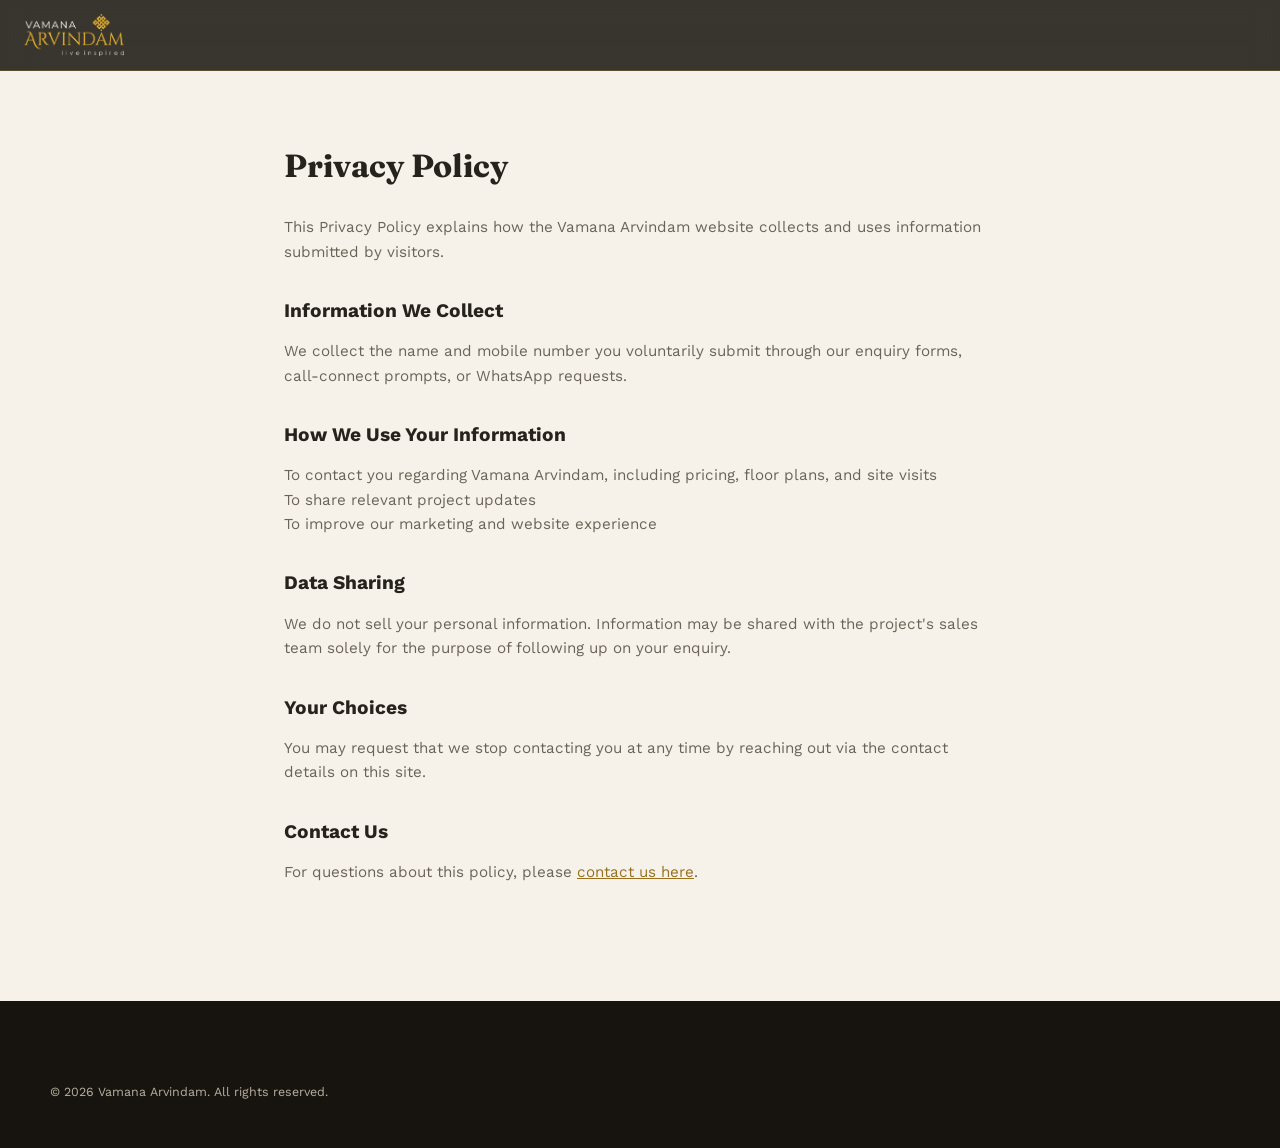
<file: vamanaarvindamzirakpur.com/privacy-policy.html>
<!DOCTYPE html>
<html lang="en">
<head>
<!-- Google Tag Manager -->
<script>(function(w,d,s,l,i){w[l]=w[l]||[];w[l].push({'gtm.start':
new Date().getTime(),event:'gtm.js'});var f=d.getElementsByTagName(s)[0],
j=d.createElement(s),dl=l!='dataLayer'?'&l='+l:'';j.async=true;j.src=
'https://www.googletagmanager.com/gtm.js?id='+i+dl;f.parentNode.insertBefore(j,f);
})(window,document,'script','dataLayer','GTM-NSVQ8TC4');</script>
<!-- End Google Tag Manager -->
<meta charset="UTF-8">
<meta name="viewport" content="width=device-width, initial-scale=1.0">
<title>Privacy Policy | Vamana Arvindam Zirakpur</title>
<meta name="robots" content="noindex, follow">
<link rel="icon" type="image/x-icon" href="/favicon.ico">
<link rel="apple-touch-icon" sizes="180x180" href="/apple-touch-icon.png">
<link rel="preconnect" href="https://fonts.googleapis.com">
<link rel="preconnect" href="https://fonts.gstatic.com" crossorigin>
<link rel="stylesheet" href="https://fonts.googleapis.com/css2?family=Fraunces:ital,opsz,wght@0,9..144,500;1,9..144,400&family=Work+Sans:wght@400;500;600&display=swap">
<link rel="stylesheet" href="styles.css">
<style>
  .policy-wrap { max-width: 760px; margin: 0 auto; padding: 140px 24px 100px; }
  .policy-wrap h1 { font-size: 2rem; margin-bottom: 1.5rem; }
  .policy-wrap h2 { font-size: 1.2rem; margin: 2rem 0 0.8rem; font-family: var(--font-body); }
  .policy-wrap p, .policy-wrap li { color: var(--color-text-muted); font-size: 0.95rem; }
  .policy-wrap a { color: var(--color-bronze-deep); text-decoration: underline; }
</style>
</head>
<body>
<!-- Google Tag Manager (noscript) -->
<noscript><iframe src="https://www.googletagmanager.com/ns.html?id=GTM-NSVQ8TC4"
height="0" width="0" style="display:none;visibility:hidden"></iframe></noscript>
<!-- End Google Tag Manager (noscript) -->
<header class="site-header" id="siteHeader">
  <div class="header-inner">
    <a href="index.html" class="logo" aria-label="Vamana Arvindam home">
      <img src="images/brand/logo-header.png" alt="Vamana Arvindam" class="logo-img" width="215" height="90">
    </a>
  </div>
</header>
<main class="policy-wrap">
  <h1>Privacy Policy</h1>
  <p>This Privacy Policy explains how the Vamana Arvindam website collects and uses information submitted by visitors.</p>

  <h2>Information We Collect</h2>
  <p>We collect the name and mobile number you voluntarily submit through our enquiry forms, call-connect prompts, or WhatsApp requests.</p>

  <h2>How We Use Your Information</h2>
  <ul>
    <li>To contact you regarding Vamana Arvindam, including pricing, floor plans, and site visits</li>
    <li>To share relevant project updates</li>
    <li>To improve our marketing and website experience</li>
  </ul>

  <h2>Data Sharing</h2>
  <p>We do not sell your personal information. Information may be shared with the project's sales team solely for the purpose of following up on your enquiry.</p>

  <h2>Your Choices</h2>
  <p>You may request that we stop contacting you at any time by reaching out via the contact details on this site.</p>

  <h2>Contact Us</h2>
  <p>For questions about this policy, please <a href="index.html#contact">contact us here</a>.</p>
</main>
<footer class="site-footer">
  <div class="container footer-bottom">
    <p>&copy; <span id="year"></span> Vamana Arvindam. All rights reserved.</p>
  </div>
</footer>
<script>document.getElementById('year').textContent = new Date().getFullYear();</script>
</body>
</html>
</file>
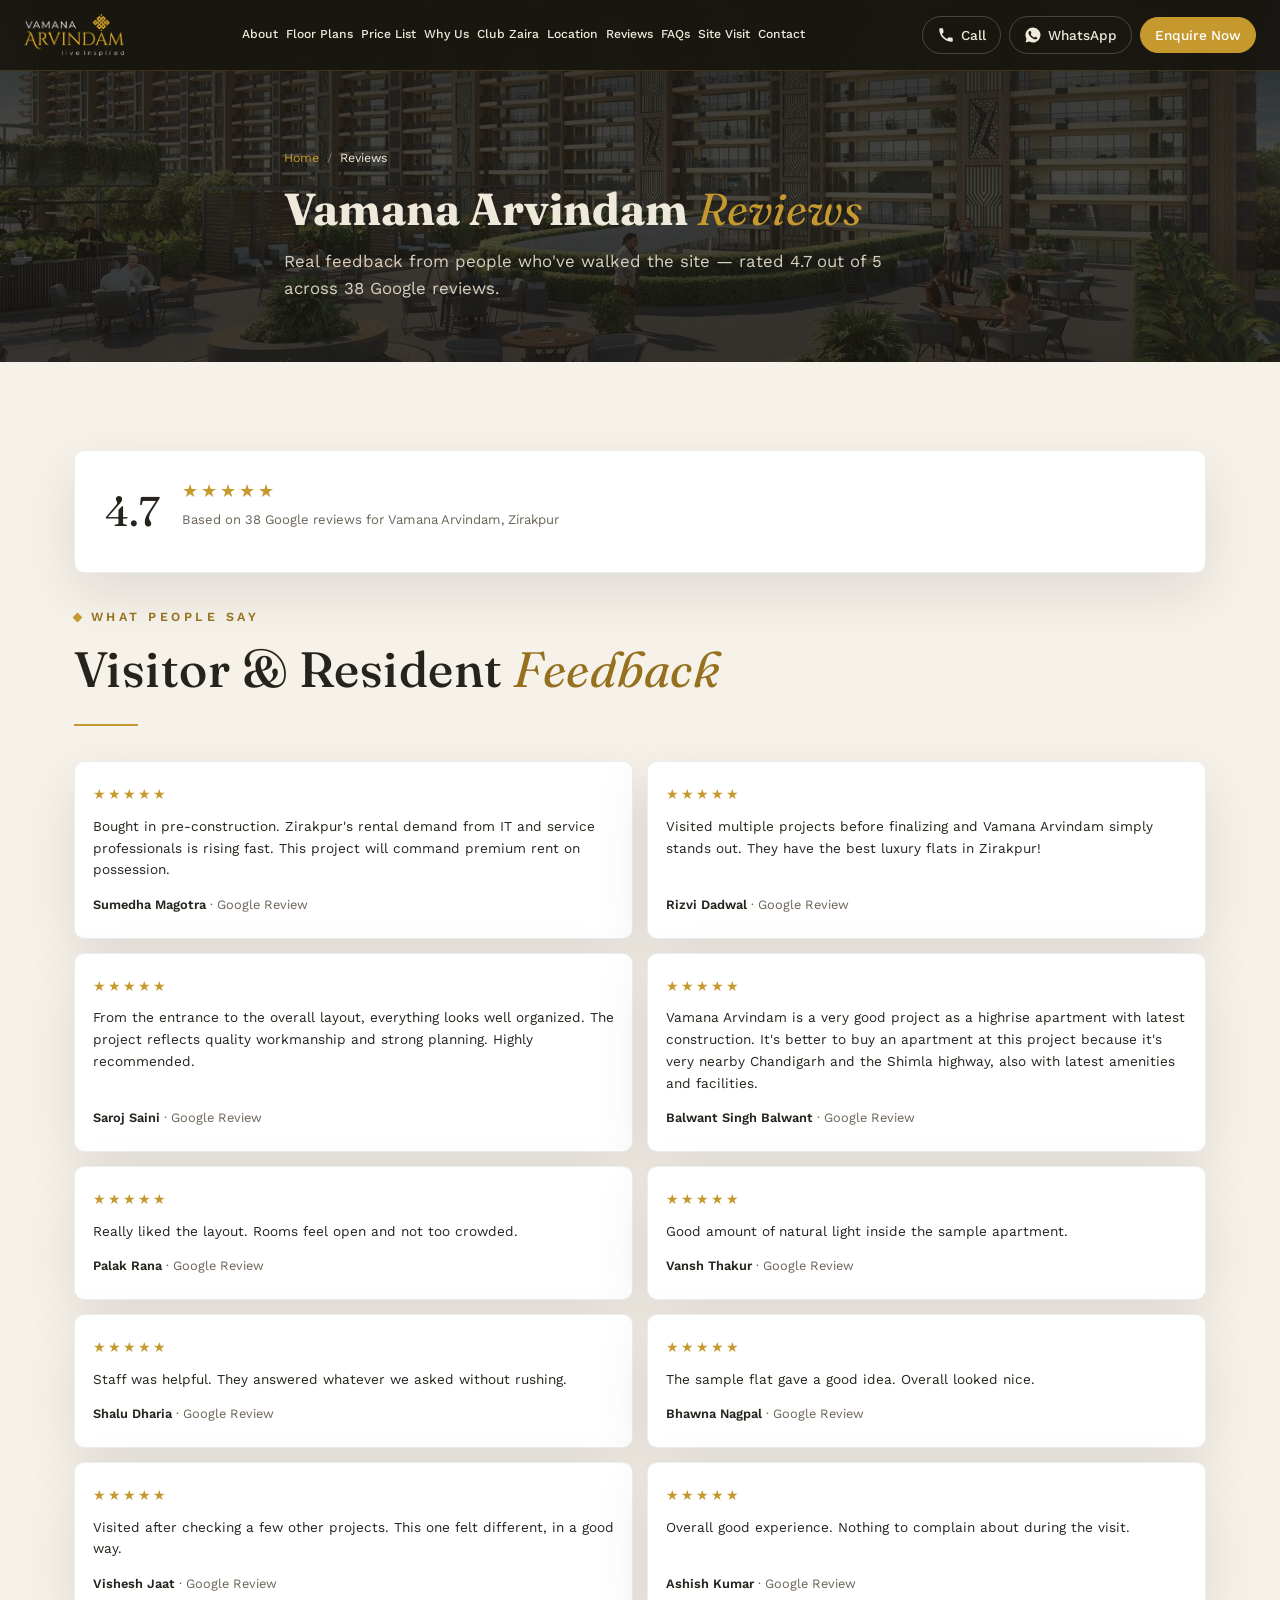
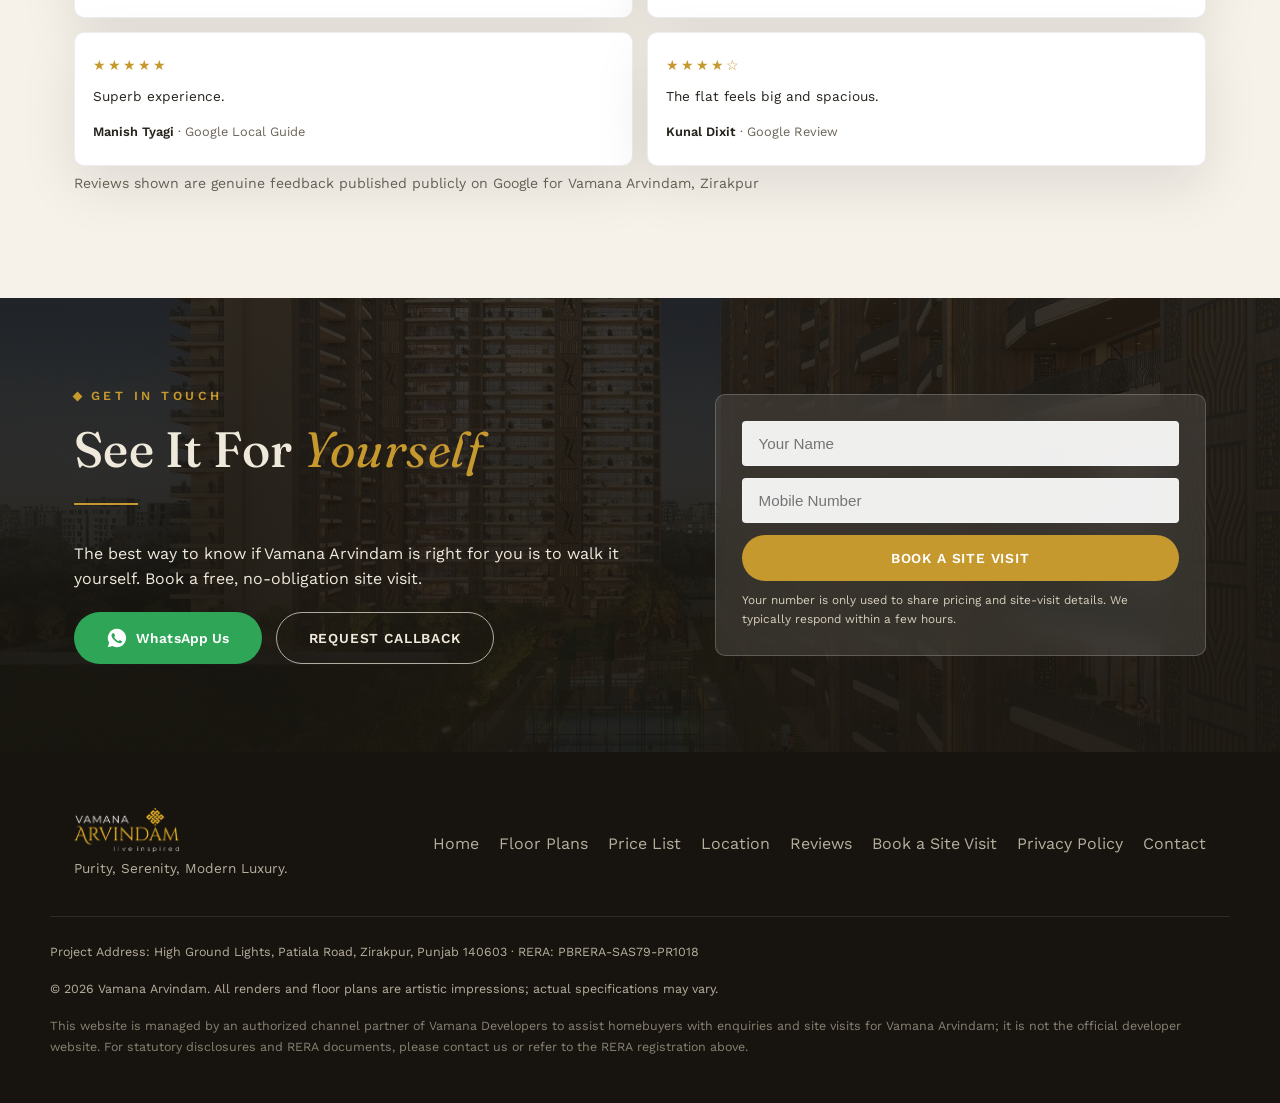
<file: vamanaarvindamzirakpur.com/reviews.html>
<!DOCTYPE html>
<html lang="en">
<head>
<!-- Google Tag Manager -->
<script>(function(w,d,s,l,i){w[l]=w[l]||[];w[l].push({'gtm.start':
new Date().getTime(),event:'gtm.js'});var f=d.getElementsByTagName(s)[0],
j=d.createElement(s),dl=l!='dataLayer'?'&l='+l:'';j.async=true;j.src=
'https://www.googletagmanager.com/gtm.js?id='+i+dl;f.parentNode.insertBefore(j,f);
})(window,document,'script','dataLayer','GTM-NSVQ8TC4');</script>
<!-- End Google Tag Manager -->
<meta charset="UTF-8">
<meta name="viewport" content="width=device-width, initial-scale=1.0">
<title>Vamana Arvindam Reviews | 4.7★ Rated — Zirakpur</title>
<meta name="description" content="Read genuine visitor and resident reviews of Vamana Arvindam, Zirakpur — 4.7★ average from 38 Google reviews. See what people are saying before you book a site visit.">
<link rel="canonical" href="https://vamanaarvindamzirakpur.com/reviews.html">
<meta name="robots" content="index, follow, max-snippet:-1, max-image-preview:large">
<meta name="author" content="Vamana Developers">
<link rel="icon" type="image/x-icon" href="/favicon.ico">
<link rel="icon" type="image/png" sizes="32x32" href="/favicon-32x32.png">
<link rel="icon" type="image/png" sizes="16x16" href="/favicon-16x16.png">
<link rel="apple-touch-icon" sizes="180x180" href="/apple-touch-icon.png">
<link rel="manifest" href="/site.webmanifest">
<meta name="theme-color" content="#C6992E">

<!-- Open Graph -->
<meta property="og:type" content="website">
<meta property="og:site_name" content="Vamana Arvindam Zirakpur">
<meta property="og:title" content="Vamana Arvindam Reviews | 4.7★ Rated by Visitors">
<meta property="og:description" content="Genuine visitor and resident reviews of Vamana Arvindam, Zirakpur — 4.7★ average from 38 Google reviews.">
<meta property="og:url" content="https://vamanaarvindamzirakpur.com/reviews.html">
<meta property="og:image" content="https://vamanaarvindamzirakpur.com/images/optimized/luxury-leisure.jpg">
<meta property="og:image:width" content="1600">
<meta property="og:image:height" content="1066">
<meta property="og:image:alt" content="Vamana Arvindam resident lifestyle">
<meta property="og:locale" content="en_IN">

<!-- Twitter -->
<meta name="twitter:card" content="summary_large_image">
<meta name="twitter:title" content="Vamana Arvindam Reviews">
<meta name="twitter:description" content="4.7★ average from 38 Google reviews — see what visitors are saying about Vamana Arvindam, Zirakpur.">
<meta name="twitter:image" content="https://vamanaarvindamzirakpur.com/images/optimized/luxury-leisure.jpg">

<link rel="preload" as="image" href="images/optimized/luxury-leisure.jpg" fetchpriority="high">
<link rel="preconnect" href="https://fonts.googleapis.com">
<link rel="preconnect" href="https://fonts.gstatic.com" crossorigin>
<link rel="preload" as="style" href="https://fonts.googleapis.com/css2?family=Fraunces:ital,opsz,wght@0,9..144,300;0,9..144,500;0,9..144,600;1,9..144,400;1,9..144,500&family=Work+Sans:wght@300;400;500;600;700&display=swap" onload="this.onload=null;this.rel='stylesheet'">
<noscript><link rel="stylesheet" href="https://fonts.googleapis.com/css2?family=Fraunces:ital,opsz,wght@0,9..144,300;0,9..144,500;0,9..144,600;1,9..144,400;1,9..144,500&family=Work+Sans:wght@300;400;500;600;700&display=swap"></noscript>

<link rel="stylesheet" href="styles.css">

<!-- JSON-LD Structured Data -->
<script type="application/ld+json">
{
  "@context": "https://schema.org",
  "@graph": [
    {
      "@type": "WebPage",
      "@id": "https://vamanaarvindamzirakpur.com/reviews.html#webpage",
      "url": "https://vamanaarvindamzirakpur.com/reviews.html",
      "name": "Vamana Arvindam Reviews | 4.7★ Rated — Zirakpur",
      "description": "Genuine visitor and resident reviews of Vamana Arvindam, Zirakpur.",
      "isPartOf": { "@id": "https://vamanaarvindamzirakpur.com/#website" },
      "about": { "@id": "https://vamanaarvindamzirakpur.com/#residence" }
    },
    {
      "@type": "BreadcrumbList",
      "itemListElement": [
        { "@type": "ListItem", "position": 1, "name": "Home", "item": "https://vamanaarvindamzirakpur.com/" },
        { "@type": "ListItem", "position": 2, "name": "Reviews", "item": "https://vamanaarvindamzirakpur.com/reviews.html" }
      ]
    },
    {
      "@type": "LocalBusiness",
      "@id": "https://vamanaarvindamzirakpur.com/#localbusiness",
      "name": "Vamana Arvindam",
      "image": "https://vamanaarvindamzirakpur.com/images/optimized/sanctuary-grandeur.jpg",
      "telephone": "+91-7888913402",
      "priceRange": "Rs. 2.03 Cr - Rs. 3.48 Cr",
      "hasMap": "https://www.google.com/maps/search/?api=1&query=Vamana+Arvindam+Patiala+Road+Zirakpur",
      "aggregateRating": { "@type": "AggregateRating", "ratingValue": "4.7", "reviewCount": "38" },
      "review": [
        { "@type": "Review", "author": { "@type": "Person", "name": "Sumedha Magotra" }, "reviewRating": { "@type": "Rating", "ratingValue": "5" }, "reviewBody": "Bought in pre-construction. Zirakpur's rental demand from IT and service professionals is rising fast. This project will command premium rent on possession." },
        { "@type": "Review", "author": { "@type": "Person", "name": "Rizvi Dadwal" }, "reviewRating": { "@type": "Rating", "ratingValue": "5" }, "reviewBody": "Visited multiple projects before finalizing and Vamana Arvindam simply stands out. They have the best luxury flats in Zirakpur." },
        { "@type": "Review", "author": { "@type": "Person", "name": "Saroj Saini" }, "reviewRating": { "@type": "Rating", "ratingValue": "5" }, "reviewBody": "From the entrance to the overall layout, everything looks well organized. The project reflects quality workmanship and strong planning." },
        { "@type": "Review", "author": { "@type": "Person", "name": "Balwant Singh Balwant" }, "reviewRating": { "@type": "Rating", "ratingValue": "5" }, "reviewBody": "A very good project as a highrise apartment with the latest construction, nearby Chandigarh and the Shimla highway, with the latest amenities and facilities." },
        { "@type": "Review", "author": { "@type": "Person", "name": "Manish Tyagi" }, "reviewRating": { "@type": "Rating", "ratingValue": "5" }, "reviewBody": "Superb experience." },
        { "@type": "Review", "author": { "@type": "Person", "name": "Vansh Thakur" }, "reviewRating": { "@type": "Rating", "ratingValue": "5" }, "reviewBody": "Good amount of natural light inside the sample apartment." },
        { "@type": "Review", "author": { "@type": "Person", "name": "Ashish Kumar" }, "reviewRating": { "@type": "Rating", "ratingValue": "5" }, "reviewBody": "Overall good experience. Nothing to complain about during the visit." },
        { "@type": "Review", "author": { "@type": "Person", "name": "Shalu Dharia" }, "reviewRating": { "@type": "Rating", "ratingValue": "5" }, "reviewBody": "Staff was helpful. They answered whatever we asked without rushing." },
        { "@type": "Review", "author": { "@type": "Person", "name": "Palak Rana" }, "reviewRating": { "@type": "Rating", "ratingValue": "5" }, "reviewBody": "Really liked the layout. Rooms feel open and not too crowded." },
        { "@type": "Review", "author": { "@type": "Person", "name": "Bhawna Nagpal" }, "reviewRating": { "@type": "Rating", "ratingValue": "5" }, "reviewBody": "The sample flat gave a good idea. Overall looked nice." },
        { "@type": "Review", "author": { "@type": "Person", "name": "Vishesh Jaat" }, "reviewRating": { "@type": "Rating", "ratingValue": "5" }, "reviewBody": "Visited after checking a few other projects. This one felt different, in a good way." },
        { "@type": "Review", "author": { "@type": "Person", "name": "Kunal Dixit" }, "reviewRating": { "@type": "Rating", "ratingValue": "4" }, "reviewBody": "The flat feels big and spacious." }
      ],
      "address": {
        "@type": "PostalAddress",
        "streetAddress": "High Ground Lights, Patiala Road",
        "addressLocality": "Zirakpur",
        "addressRegion": "Punjab",
        "postalCode": "140603",
        "addressCountry": "IN"
      }
    }
  ]
}
</script>
</head>
<body>
<!-- Google Tag Manager (noscript) -->
<noscript><iframe src="https://www.googletagmanager.com/ns.html?id=GTM-NSVQ8TC4"
height="0" width="0" style="display:none;visibility:hidden"></iframe></noscript>
<!-- End Google Tag Manager (noscript) -->

<a href="#main" class="skip-link">Skip to main content</a>

<!-- ============ STICKY HEADER ============ -->
<header class="site-header" id="siteHeader">
  <div class="header-inner">
    <a href="index.html#hero" class="logo" aria-label="Vamana Arvindam home">
      <img src="images/brand/logo-header.png" alt="Vamana Arvindam" class="logo-img" width="215" height="90">
    </a>

    <nav class="site-nav" id="siteNav" aria-label="Section navigation">
      <a href="index.html#about">About</a>
      <a href="floor-plans.html">Floor Plans</a>
      <a href="price-list.html">Price List</a>
      <a href="index.html#why-choose">Why Us</a>
      <a href="index.html#amenities">Club Zaira</a>
      <a href="location-connectivity.html">Location</a>
      <a href="reviews.html" aria-current="page">Reviews</a>
      <a href="index.html#faq">FAQs</a>
      <a href="book-site-visit.html">Site Visit</a>
      <a href="index.html#contact">Contact</a>
    </nav>

    <div class="header-actions">
      <button type="button" class="action-btn action-call" data-action="call" aria-label="Call now">
        <svg viewBox="0 0 24 24" width="18" height="18" aria-hidden="true"><path fill="currentColor" d="M6.6 10.8c1.4 2.8 3.8 5.2 6.6 6.6l2.2-2.2c.3-.3.7-.4 1-.2 1.1.4 2.3.6 3.6.6.6 0 1 .4 1 1V20c0 .6-.4 1-1 1C10.5 21 3 13.5 3 4c0-.6.4-1 1-1h3.2c.6 0 1 .4 1 1 0 1.3.2 2.5.6 3.6.1.4 0 .8-.3 1L6.6 10.8z"/></svg>
        <span>Call</span>
      </button>
      <button type="button" class="action-btn action-whatsapp" data-action="whatsapp" aria-label="Chat on WhatsApp">
        <svg viewBox="0 0 24 24" width="18" height="18" aria-hidden="true"><path fill="currentColor" d="M12 2a10 10 0 00-8.6 15.1L2 22l5-1.3A10 10 0 1012 2zm5.8 14.2c-.2.7-1.4 1.3-2 1.4-.5.1-1.1.1-1.8-.1-.4-.1-1-.3-1.7-.6-3-1.3-4.9-4.3-5.1-4.5-.1-.2-1.2-1.6-1.2-3s.8-2.1 1-2.4c.3-.3.6-.3.8-.3h.6c.2 0 .4 0 .6.5.2.5.7 1.8.8 1.9.1.2.1.3 0 .5-.1.2-.1.3-.3.5l-.4.5c-.1.2-.3.3-.1.6.2.3.9 1.5 1.9 2.4 1.3 1.2 2.4 1.5 2.7 1.7.3.2.5.1.6-.1l.6-.7c.2-.3.4-.2.6-.1l1.7.8c.2.1.3.2.4.3.1.2.1.9-.1 1.6z"/></svg>
        <span>WhatsApp</span>
      </button>
      <button type="button" class="action-btn action-enquire" data-action="enquire" aria-label="Enquire now">Enquire Now</button>
      <button type="button" class="nav-toggle" id="navToggle" aria-label="Open menu" aria-expanded="false" aria-controls="siteNav">
        <span></span><span></span><span></span>
      </button>
    </div>
  </div>
</header>

<main id="main">

  <!-- ============ PAGE HERO ============ -->
  <section class="page-hero page-hero--reviews" style="background-image:url('images/optimized/luxury-leisure.jpg')">
    <div class="container page-hero-inner">
      <nav class="breadcrumb-nav" aria-label="Breadcrumb">
        <a href="index.html">Home</a><span class="sep" aria-hidden="true">/</span><span aria-current="page">Reviews</span>
      </nav>
      <h1 class="page-hero-title">Vamana Arvindam <em>Reviews</em></h1>
      <p class="page-hero-subtitle">Real feedback from people who've walked the site — rated 4.7 out of 5 across 38 Google reviews.</p>
    </div>
  </section>

  <!-- ============ RATING SUMMARY + REVIEWS ============ -->
  <section class="section section-light" id="reviews-list">
    <div class="container">
      <div class="rating-summary">
        <div class="rating-summary-score">4.7</div>
        <div class="rating-summary-meta">
          <div class="rating-summary-stars" aria-hidden="true">★★★★★</div>
          <p class="rating-summary-count">Based on 38 Google reviews for Vamana Arvindam, Zirakpur</p>
        </div>
      </div>

      <p class="section-eyebrow">What People Say</p>
      <h2 class="section-title">Visitor &amp; Resident <em>Feedback</em></h2>
      <div class="gold-rule"></div>

      <div class="testimonial-grid">
        <article class="testimonial-card">
          <div class="testimonial-stars" aria-hidden="true">★★★★★</div>
          <p class="testimonial-text">Bought in pre-construction. Zirakpur's rental demand from IT and service professionals is rising fast. This project will command premium rent on possession.</p>
          <p class="testimonial-author">Sumedha Magotra <span>· Google Review</span></p>
        </article>
        <article class="testimonial-card">
          <div class="testimonial-stars" aria-hidden="true">★★★★★</div>
          <p class="testimonial-text">Visited multiple projects before finalizing and Vamana Arvindam simply stands out. They have the best luxury flats in Zirakpur!</p>
          <p class="testimonial-author">Rizvi Dadwal <span>· Google Review</span></p>
        </article>
        <article class="testimonial-card">
          <div class="testimonial-stars" aria-hidden="true">★★★★★</div>
          <p class="testimonial-text">From the entrance to the overall layout, everything looks well organized. The project reflects quality workmanship and strong planning. Highly recommended.</p>
          <p class="testimonial-author">Saroj Saini <span>· Google Review</span></p>
        </article>
        <article class="testimonial-card">
          <div class="testimonial-stars" aria-hidden="true">★★★★★</div>
          <p class="testimonial-text">Vamana Arvindam is a very good project as a highrise apartment with latest construction. It's better to buy an apartment at this project because it's very nearby Chandigarh and the Shimla highway, also with latest amenities and facilities.</p>
          <p class="testimonial-author">Balwant Singh Balwant <span>· Google Review</span></p>
        </article>
        <article class="testimonial-card">
          <div class="testimonial-stars" aria-hidden="true">★★★★★</div>
          <p class="testimonial-text">Really liked the layout. Rooms feel open and not too crowded.</p>
          <p class="testimonial-author">Palak Rana <span>· Google Review</span></p>
        </article>
        <article class="testimonial-card">
          <div class="testimonial-stars" aria-hidden="true">★★★★★</div>
          <p class="testimonial-text">Good amount of natural light inside the sample apartment.</p>
          <p class="testimonial-author">Vansh Thakur <span>· Google Review</span></p>
        </article>
        <article class="testimonial-card">
          <div class="testimonial-stars" aria-hidden="true">★★★★★</div>
          <p class="testimonial-text">Staff was helpful. They answered whatever we asked without rushing.</p>
          <p class="testimonial-author">Shalu Dharia <span>· Google Review</span></p>
        </article>
        <article class="testimonial-card">
          <div class="testimonial-stars" aria-hidden="true">★★★★★</div>
          <p class="testimonial-text">The sample flat gave a good idea. Overall looked nice.</p>
          <p class="testimonial-author">Bhawna Nagpal <span>· Google Review</span></p>
        </article>
        <article class="testimonial-card">
          <div class="testimonial-stars" aria-hidden="true">★★★★★</div>
          <p class="testimonial-text">Visited after checking a few other projects. This one felt different, in a good way.</p>
          <p class="testimonial-author">Vishesh Jaat <span>· Google Review</span></p>
        </article>
        <article class="testimonial-card">
          <div class="testimonial-stars" aria-hidden="true">★★★★★</div>
          <p class="testimonial-text">Overall good experience. Nothing to complain about during the visit.</p>
          <p class="testimonial-author">Ashish Kumar <span>· Google Review</span></p>
        </article>
        <article class="testimonial-card">
          <div class="testimonial-stars" aria-hidden="true">★★★★★</div>
          <p class="testimonial-text">Superb experience.</p>
          <p class="testimonial-author">Manish Tyagi <span>· Google Local Guide</span></p>
        </article>
        <article class="testimonial-card">
          <div class="testimonial-stars" aria-hidden="true">★★★★☆</div>
          <p class="testimonial-text">The flat feels big and spacious.</p>
          <p class="testimonial-author">Kunal Dixit <span>· Google Review</span></p>
        </article>
      </div>
      <p class="note-line">Reviews shown are genuine feedback published publicly on Google for Vamana Arvindam, Zirakpur</p>
    </div>
  </section>

  <!-- ============ CONTACT ============ -->
  <section class="section section-contact bg-contact" id="contact" style="background-image:url('images/optimized/holistic-lifestyle.jpg')">
    <div class="section-dark-overlay"></div>
    <div class="container contact-grid">
      <div class="contact-copy">
        <p class="section-eyebrow section-eyebrow-light">Get in Touch</p>
        <h2 class="section-title section-title-light">See It For <em>Yourself</em></h2>
        <div class="gold-rule gold-rule-light"></div>
        <p class="light-copy" style="text-align:left;margin:0 0 20px">The best way to know if Vamana Arvindam is right for you is to walk it yourself. Book a free, no-obligation site visit.</p>
        <div class="contact-buttons">
          <button type="button" class="btn btn-whatsapp-lg" data-action="whatsapp">
            <svg viewBox="0 0 24 24" width="22" height="22" aria-hidden="true"><path fill="currentColor" d="M12 2a10 10 0 00-8.6 15.1L2 22l5-1.3A10 10 0 1012 2zm5.8 14.2c-.2.7-1.4 1.3-2 1.4-.5.1-1.1.1-1.8-.1-.4-.1-1-.3-1.7-.6-3-1.3-4.9-4.3-5.1-4.5-.1-.2-1.2-1.6-1.2-3s.8-2.1 1-2.4c.3-.3.6-.3.8-.3h.6c.2 0 .4 0 .6.5.2.5.7 1.8.8 1.9.1.2.1.3 0 .5-.1.2-.1.3-.3.5l-.4.5c-.1.2-.3.3-.1.6.2.3.9 1.5 1.9 2.4 1.3 1.2 2.4 1.5 2.7 1.7.3.2.5.1.6-.1l.6-.7c.2-.3.4-.2.6-.1l1.7.8c.2.1.3.2.4.3.1.2.1.9-.1 1.6z"/></svg>
            WhatsApp Us
          </button>
          <button type="button" class="btn btn-outline-light" data-action="call">Request Callback</button>
        </div>
      </div>
      <form class="contact-form" id="contactForm" novalidate>
        <label class="visually-hidden" for="contactName">Name</label>
        <input type="text" id="contactName" name="name" placeholder="Your Name" required autocomplete="name">
        <label class="visually-hidden" for="contactPhone">Mobile Number</label>
        <input type="tel" id="contactPhone" name="phone" placeholder="Mobile Number" required autocomplete="tel" inputmode="numeric">
        <button type="submit" class="btn btn-primary btn-full">Book a Site Visit</button>
        <p class="form-microcopy">Your number is only used to share pricing and site-visit details. We typically respond within a few hours.</p>
      </form>
    </div>
  </section>

</main>

<!-- ============ FOOTER ============ -->
<footer class="site-footer">
  <div class="container footer-grid">
    <div>
      <img src="images/brand/logo-header.png" alt="Vamana Arvindam" class="footer-logo-img" width="180" height="75">
      <p class="footer-tagline">Purity, Serenity, Modern Luxury.</p>
    </div>
    <nav class="footer-links" aria-label="Footer">
      <a href="index.html">Home</a>
      <a href="floor-plans.html">Floor Plans</a>
      <a href="price-list.html">Price List</a>
      <a href="location-connectivity.html">Location</a>
      <a href="reviews.html">Reviews</a>
      <a href="book-site-visit.html">Book a Site Visit</a>
      <a href="privacy-policy.html">Privacy Policy</a>
      <a href="index.html#contact">Contact</a>
    </nav>
  </div>
  <div class="container footer-bottom">
    <p>Project Address: High Ground Lights, Patiala Road, Zirakpur, Punjab 140603 &middot; RERA: PBRERA-SAS79-PR1018</p>
    <p>&copy; <span id="year"></span> Vamana Arvindam. All renders and floor plans are artistic impressions; actual specifications may vary.</p>
    <p class="footer-disclaimer">This website is managed by an authorized channel partner of Vamana Developers to assist homebuyers with enquiries and site visits for Vamana Arvindam; it is not the official developer website. For statutory disclosures and RERA documents, please contact us or refer to the RERA registration above.</p>
  </div>
</footer>

<!-- ============ STICKY MOBILE BAR ============ -->
<div class="sticky-mobile-bar" aria-hidden="false">
  <button type="button" class="sticky-icon-btn" data-action="call" aria-label="Call now">
    <svg viewBox="0 0 24 24" width="20" height="20" aria-hidden="true"><path fill="currentColor" d="M6.6 10.8c1.4 2.8 3.8 5.2 6.6 6.6l2.2-2.2c.3-.3.7-.4 1-.2 1.1.4 2.3.6 3.6.6.6 0 1 .4 1 1V20c0 .6-.4 1-1 1C10.5 21 3 13.5 3 4c0-.6.4-1 1-1h3.2c.6 0 1 .4 1 1 0 1.3.2 2.5.6 3.6.1.4 0 .8-.3 1L6.6 10.8z"/></svg>
  </button>
  <button type="button" class="sticky-enquire" data-action="enquire" aria-label="Enquire now">
    <span>Enquire Now</span>
  </button>
  <button type="button" class="sticky-icon-btn sticky-icon-whatsapp" data-action="whatsapp" aria-label="WhatsApp">
    <svg viewBox="0 0 24 24" width="20" height="20" aria-hidden="true"><path fill="currentColor" d="M12 2a10 10 0 00-8.6 15.1L2 22l5-1.3A10 10 0 1012 2zm5.8 14.2c-.2.7-1.4 1.3-2 1.4-.5.1-1.1.1-1.8-.1-.4-.1-1-.3-1.7-.6-3-1.3-4.9-4.3-5.1-4.5-.1-.2-1.2-1.6-1.2-3s.8-2.1 1-2.4c.3-.3.6-.3.8-.3h.6c.2 0 .4 0 .6.5.2.5.7 1.8.8 1.9.1.2.1.3 0 .5-.1.2-.1.3-.3.5l-.4.5c-.1.2-.3.3-.1.6.2.3.9 1.5 1.9 2.4 1.3 1.2 2.4 1.5 2.7 1.7.3.2.5.1.6-.1l.6-.7c.2-.3.4-.2.6-.1l1.7.8c.2.1.3.2.4.3.1.2.1.9-.1 1.6z"/></svg>
  </button>
</div>

<!-- ============ CALL-CAPTURE MODAL ============ -->
<div class="modal-overlay" id="modalOverlay" hidden>
  <div class="modal-box" role="dialog" aria-modal="true" aria-labelledby="modalTitle">
    <button type="button" class="modal-close" id="modalClose" aria-label="Close">&times;</button>
    <h3 id="modalTitle">Share your details to continue</h3>
    <p id="modalSubtext">We'll connect your call or WhatsApp message right after.</p>
    <form id="modalForm" novalidate>
      <label class="visually-hidden" for="modalName">Name</label>
      <input type="text" id="modalName" name="name" placeholder="Your Name" required autocomplete="name">
      <label class="visually-hidden" for="modalPhone">Mobile Number</label>
      <input type="tel" id="modalPhone" name="phone" placeholder="Mobile Number" required autocomplete="tel" inputmode="numeric">
      <button type="submit" class="btn btn-primary btn-full" id="modalSubmit">Continue</button>
    </form>
  </div>
</div>

<!-- ============ RETURNING VISITOR THANK-YOU POPUP ============ -->
<div class="modal-overlay" id="thankYouOverlay" hidden>
  <div class="modal-box modal-box-center" role="dialog" aria-modal="true" aria-labelledby="thankYouTitle">
    <button type="button" class="modal-close" id="thankYouClose" aria-label="Close">&times;</button>
    <span class="already-submitted-check" aria-hidden="true">&#10003;</span>
    <h3 id="thankYouTitle">Thank You!</h3>
    <p>Our team will contact you shortly.</p>
  </div>
</div>

<!-- ============ TOAST ============ -->
<div class="toast" id="toast" role="status" aria-live="polite" hidden></div>

<script src="script.js" defer></script>
</body>
</html>
</file>
<file: vamanaarvindamzirakpur.com/styles.css>
/* ==========================================================================
   VAMANA ARVINDAM — DESIGN TOKENS
   Palette grounded in the project's own brochure: dusk-amber accent line art,
   deep charcoal "Club Zaira" spreads, and the landscaped greenery of the site plan.
   ========================================================================== */
:root {
  /* Color */
  --color-ivory: #F6F2EA;
  --color-ivory-deep: #EEE7D8;
  --color-charcoal: #17140F;
  --color-charcoal-soft: #221D16;
  --color-bronze: #C6992E;
  --color-bronze-deep: #96701E;
  --color-moss: #454F39;
  --color-moss-deep: #333B2A;
  --color-text-dark: #26221C;
  --color-text-on-dark: #EFE9DC;
  --color-text-muted: #6B6357;
  --color-whatsapp: #2FA557;

  /* Type */
  --font-display: 'Fraunces', Georgia, serif;
  --font-body: 'Work Sans', -apple-system, BlinkMacSystemFont, sans-serif;

  /* Layout */
  --container-w: 1180px;
  --radius-sm: 4px;
  --radius-md: 10px;
  --shadow-soft: 0 20px 55px rgba(23, 20, 15, 0.10);
  --shadow-lift: 0 28px 70px rgba(23, 20, 15, 0.16);
  --transition-base: 260ms cubic-bezier(.4,0,.2,1);
}

/* ==========================================================================
   RESET & BASE
   ========================================================================== */
*, *::before, *::after { box-sizing: border-box; }
html { scroll-behavior: smooth; overflow-x: hidden; }
body { overflow-x: hidden; max-width: 100%; }
@media (prefers-reduced-motion: reduce) {
  html { scroll-behavior: auto; }
  *, *::before, *::after { animation-duration: 0.01ms !important; animation-iteration-count: 1 !important; transition-duration: 0.01ms !important; }
}
body {
  margin: 0;
  font-family: var(--font-body);
  color: var(--color-text-dark);
  background: var(--color-ivory);
  line-height: 1.6;
  -webkit-font-smoothing: antialiased;
}
img { max-width: 100%; height: auto; display: block; }
.about-media, .club-gallery-item, .photo-gallery-item img, .config-panel-grid img,
.map-image-wrap img, .site-plan-image img {
  filter: saturate(1.05) contrast(1.03);
}
a { color: inherit; text-decoration: none; }
button { font-family: inherit; cursor: pointer; border: none; background: none; }
ul { list-style: none; margin: 0; padding: 0; }
h1, h2, h3 { margin: 0; font-family: var(--font-display); }
p { margin: 0 0 1rem; }
.container { max-width: var(--container-w); margin: 0 auto; padding: 0 24px; }
.narrow-copy { max-width: 720px; margin: 0 auto; text-align: center; }
.narrow-copy .section-eyebrow, .section-club .section-eyebrow, .section-brochure .section-eyebrow { justify-content: center; }

.visually-hidden {
  position: absolute; width: 1px; height: 1px; overflow: hidden;
  clip: rect(0,0,0,0); white-space: nowrap; border: 0; padding: 0; margin: -1px;
}
.skip-link {
  position: absolute; left: -999px; top: 0; background: var(--color-charcoal);
  color: var(--color-text-on-dark); padding: 12px 20px; z-index: 999;
}
.skip-link:focus { left: 0; }

:focus-visible {
  outline: 2px solid var(--color-bronze);
  outline-offset: 2px;
}

/* Ensure the hidden attribute always wins over component display rules */
[hidden] { display: none !important; }

/* ==========================================================================
   SIGNATURE SECTION-HEADER SYSTEM
   Wide-tracked serif over a thin gold rule — echoes the brochure's own
   "Z I R A K P U R" title card treatment, reused as the site's visual signature.
   ========================================================================== */
.section-eyebrow {
  font-family: var(--font-body);
  font-size: 0.78rem;
  letter-spacing: 0.28em;
  text-transform: uppercase;
  color: var(--color-bronze-deep);
  font-weight: 600;
  margin-bottom: 0.9rem;
  display: flex; align-items: center; gap: 10px;
}
.section-eyebrow::before {
  content: ''; display: inline-block; width: 7px; height: 7px;
  background: var(--color-bronze); transform: rotate(45deg); flex-shrink: 0;
}
.section-eyebrow-light { color: var(--color-bronze); }
.section-eyebrow-light::before { background: var(--color-bronze); }
.section-title {
  font-size: clamp(2rem, 4.2vw, 3.1rem);
  font-weight: 500;
  letter-spacing: 0.01em;
  line-height: 1.15;
  color: var(--color-text-dark);
}
.section-title em { font-style: italic; font-weight: 400; color: var(--color-bronze-deep); }
.section-title-light { color: var(--color-text-on-dark); }
.section-title-light em { color: var(--color-bronze); }
.gold-rule {
  width: 64px; height: 2px; background: var(--color-bronze);
  margin: 1.6rem 0 2.2rem;
}
.gold-rule-light { background: var(--color-bronze); }

.section { position: relative; padding: 88px 0; }
@media (max-width: 700px) { .section { padding: 56px 0; } }
body { padding-bottom: 0; }
@media (max-width: 899px) { body { padding-bottom: 84px; } }
.section-light { background: var(--color-ivory); }
.section-dark {
  background-color: var(--color-charcoal);
  background-size: cover; background-position: center;
  color: var(--color-text-on-dark);
}
.section-dark-overlay {
  position: absolute; inset: 0;
  background: linear-gradient(180deg, rgba(23,20,15,0.82), rgba(23,20,15,0.92));
}
.section-dark .container { position: relative; z-index: 1; }
.light-copy { color: var(--color-text-on-dark); max-width: 640px; margin: 0 auto; }
.values-list {
  text-align: left; max-width: 520px; margin: 0 auto 1.6rem; display: grid; gap: 10px;
}
.values-list li { color: #D8D0BE; font-size: 0.95rem; }
.values-list strong { color: var(--color-bronze); font-weight: 600; }
.placeholder-note {
  font-size: 0.85rem; color: var(--color-text-muted); font-style: italic;
  border-left: 2px solid var(--color-bronze); padding-left: 12px;
}
.placeholder-note-light { color: #B7AF9E; }
.note-line {
  font-size: 0.88rem; color: var(--color-text-muted); margin-top: 0.4rem;
}
.note-line a { color: var(--color-bronze-deep); font-weight: 600; text-decoration: underline; }
.last-updated { display: block; font-size: 0.78rem; color: var(--color-text-muted); opacity: 0.75; margin-top: 6px; }
.placeholder-note-light a { color: var(--color-bronze); text-decoration: underline; }

/* ==========================================================================
   HEADER — glassmorphism on scroll
   ========================================================================== */
.site-header {
  position: fixed; top: 0; left: 0; right: 0; z-index: 100;
  background: rgba(23, 20, 15, 0.85);
  backdrop-filter: blur(14px) saturate(140%);
  -webkit-backdrop-filter: blur(14px) saturate(140%);
  border-bottom: 1px solid rgba(198, 153, 46, 0.22);
  transition: box-shadow var(--transition-base);
}
.site-header.is-scrolled { box-shadow: 0 12px 34px rgba(0,0,0,0.28); }
.header-inner {
  max-width: 1400px; margin: 0 auto; padding: 14px 24px;
  display: flex; align-items: center; justify-content: space-between; gap: 16px;
}
.logo { display: flex; align-items: center; flex-shrink: 0; }
.logo-img { height: 42px; width: auto; display: block; }
@media (max-width: 360px) { .logo-img { height: 36px; } }

.site-nav { display: none; }
@media (min-width: 1080px) {
  .site-nav {
    display: flex; gap: 8px; flex: 1; justify-content: center; justify-content: safe center;
    overflow-x: auto; scrollbar-width: none; white-space: nowrap;
  }
  .site-nav::-webkit-scrollbar { display: none; }
  .site-nav a {
    font-size: 0.76rem; font-weight: 500; color: var(--color-text-on-dark);
    position: relative; padding: 4px 0; white-space: nowrap; flex-shrink: 0;
    transition: color var(--transition-base);
  }
  .site-nav a::after {
    content: ''; position: absolute; left: 0; right: 100%; bottom: -2px; height: 1.5px;
    background: var(--color-bronze); transition: right var(--transition-base);
  }
  .site-nav a:hover { color: var(--color-bronze); }
  .site-nav a:hover::after { right: 0; }
}
@media (min-width: 1300px) {
  .site-nav { gap: 16px; }
  .site-nav a { font-size: 0.84rem; }
}
@media (min-width: 1500px) {
  .site-nav { gap: 20px; }
  .site-nav a { font-size: 0.88rem; }
}

.header-actions { display: flex; align-items: center; gap: 8px; flex-shrink: 0; }
.action-btn {
  display: flex; align-items: center; gap: 6px; font-size: 0.85rem; font-weight: 500;
  padding: 9px 14px; border-radius: 999px; color: var(--color-text-on-dark);
  border: 1px solid rgba(239,233,220,0.22); transition: background var(--transition-base);
  white-space: nowrap;
}
.action-btn:hover { background: rgba(198,153,46,0.16); }
.action-btn span { display: none; }
.action-enquire {
  background: var(--color-bronze); color: #fff; border-color: var(--color-bronze);
}
.action-enquire:hover { background: var(--color-bronze-deep); }
@media (min-width: 480px) { .action-call span, .action-whatsapp span { display: inline; } }
@media (max-width: 640px) { .action-call, .action-whatsapp { padding: 9px 11px; } }
@media (max-width: 480px) { .action-enquire { display: none; } }
@media (max-width: 400px) { .action-call { display: none; } }

/* Hamburger toggle (mobile only) */
.nav-toggle {
  display: flex; flex-direction: column; justify-content: center; gap: 5px;
  width: 38px; height: 38px; padding: 8px; border-radius: 8px;
}
.nav-toggle span { display: block; width: 100%; height: 2px; background: var(--color-text-on-dark); border-radius: 2px; transition: transform var(--transition-base), opacity var(--transition-base); }
.nav-toggle.is-open span:nth-child(1) { transform: translateY(7px) rotate(45deg); }
.nav-toggle.is-open span:nth-child(2) { opacity: 0; }
.nav-toggle.is-open span:nth-child(3) { transform: translateY(-7px) rotate(-45deg); }
@media (min-width: 1080px) { .nav-toggle { display: none; } }

/* Mobile nav dropdown */
@media (max-width: 1079px) {
  .site-nav {
    display: flex; flex-direction: column; position: fixed; top: 64px; left: 0; right: 0;
    background: rgba(23, 20, 15, 0.97);
    backdrop-filter: blur(14px); -webkit-backdrop-filter: blur(14px);
    border-bottom: 1px solid rgba(198,153,46,0.2);
    padding: 8px 24px 20px; gap: 2px;
    transform: translateY(-8px); opacity: 0; visibility: hidden; pointer-events: none;
    transition: transform var(--transition-base), opacity var(--transition-base);
    max-height: calc(100svh - 64px); overflow-y: auto;
  }
  .site-nav.is-open { transform: translateY(0); opacity: 1; visibility: visible; pointer-events: auto; }
  .site-nav a { padding: 14px 4px; border-bottom: 1px solid rgba(239,233,220,0.1); font-size: 0.98rem; font-weight: 500; color: var(--color-text-on-dark); }
}

/* ==========================================================================
   BUTTONS
   ========================================================================== */
.btn {
  display: inline-flex; align-items: center; justify-content: center; gap: 8px;
  padding: 15px 32px; border-radius: 999px; font-size: 0.86rem; font-weight: 600;
  letter-spacing: 0.06em; text-transform: uppercase;
  transition: transform var(--transition-base), background var(--transition-base), box-shadow var(--transition-base);
}
.btn:hover { transform: translateY(-2px); box-shadow: 0 14px 34px rgba(198,153,46,0.28); }
.btn-primary { background: var(--color-bronze); color: #fff; }
.btn-primary:hover { background: var(--color-bronze-deep); }
.btn-outline { border: 1.5px solid rgba(239,233,220,0.7); color: var(--color-text-on-dark); }
.btn-outline:hover { background: rgba(239,233,220,0.1); box-shadow: none; }
.btn-outline-light { border: 1.5px solid rgba(239,233,220,0.7); color: var(--color-text-on-dark); }
.btn-outline-dark { border: 1.5px solid rgba(38,34,28,0.3); color: var(--color-text-dark); }
.btn-outline-dark:hover { background: rgba(38,34,28,0.06); box-shadow: none; }
.btn-full { width: 100%; }
.btn-whatsapp-lg { background: var(--color-whatsapp); color: #fff; text-transform: none; letter-spacing: 0.01em; }
.btn-whatsapp-lg:hover { background: #268A47; box-shadow: 0 14px 34px rgba(47,165,87,0.3); }

/* ==========================================================================
   HERO
   ========================================================================== */
.hero {
  position: relative; min-height: 100svh; display: flex; align-items: center;
  background-size: cover; background-position: center; overflow: hidden;
  padding: 110px 20px 70px;
}
@media (max-width: 500px) { .hero { padding: 100px 16px 60px; } }
.hero-overlay {
  position: absolute; inset: 0;
  background: linear-gradient(115deg, rgba(23,20,15,0.88) 0%, rgba(23,20,15,0.62) 45%, rgba(23,20,15,0.3) 75%);
}
@media (max-width: 899px) {
  .hero-overlay { background: linear-gradient(180deg, rgba(23,20,15,0.74) 0%, rgba(23,20,15,0.7) 50%, rgba(23,20,15,0.94) 100%); }
}

.hero-inner {
  position: relative; z-index: 1; width: 100%; max-width: var(--container-w); margin: 0 auto;
  display: grid; grid-template-columns: 1fr; gap: 40px; align-items: center;
}
@media (min-width: 900px) {
  .hero-inner { grid-template-columns: 1.3fr 0.9fr; gap: 60px; }
}

.hero-content { color: var(--color-text-on-dark); text-align: left; }
.hero-badges { display: flex; flex-wrap: wrap; gap: 10px; margin: 1.1rem 0 1.4rem; }
.hero-badge {
  display: inline-block; font-size: 0.72rem; letter-spacing: 0.12em; text-transform: uppercase;
  font-weight: 600; color: var(--color-bronze); border: 1px solid rgba(198,153,46,0.5);
  padding: 6px 14px; border-radius: 999px; background: rgba(23,20,15,0.45);
}
.hero-title {
  font-size: clamp(2.4rem, 6.4vw, 4.4rem); font-weight: 500; letter-spacing: 0.03em;
  text-transform: uppercase; line-height: 1.05;
  text-shadow: 0 2px 18px rgba(0,0,0,0.4);
  animation: fadeUp 900ms ease-out both;
}
.hero-title em { font-style: italic; font-weight: 300; letter-spacing: 0.01em; color: var(--color-bronze); text-transform: none; }
.hero-tagline {
  font-size: clamp(1rem, 1.6vw, 1.2rem); font-weight: 300; margin: 1.4rem 0 2rem; max-width: 480px;
  color: #DCD4C2; text-shadow: 0 1px 12px rgba(0,0,0,0.4);
  animation: fadeUp 900ms ease-out 120ms both;
}

@keyframes fadeUp {
  from { opacity: 0; transform: translateY(18px); }
  to { opacity: 1; transform: translateY(0); }
}

.hero-form {
  position: relative; z-index: 1; width: 100%; max-width: 400px;
  background: var(--color-ivory);
  border-radius: var(--radius-md);
  box-shadow: 0 24px 60px rgba(0,0,0,0.35);
  padding: 28px 26px; text-align: left;
  animation: fadeUp 900ms ease-out 300ms both;
  justify-self: center;
}
@media (min-width: 900px) { .hero-form { justify-self: end; } }
.hero-form-title { color: var(--color-text-dark); font-weight: 600; font-size: 1.05rem; margin-bottom: 16px; }
.hero-form input {
  width: 100%; padding: 13px 16px; margin-bottom: 12px; border-radius: var(--radius-sm);
  border: 1px solid rgba(38,34,28,0.18); background: #fff;
  font-family: var(--font-body); font-size: 0.95rem; color: var(--color-text-dark);
}
.hero-form input:focus { outline: 2px solid var(--color-bronze); outline-offset: 1px; }
.form-microcopy { font-size: 0.74rem; color: var(--color-text-muted); margin: 10px 0 0; }
.already-submitted { text-align: center; padding: 8px 0; }
.already-submitted-check {
  display: inline-flex; align-items: center; justify-content: center;
  width: 44px; height: 44px; border-radius: 50%; background: var(--color-bronze);
  color: #fff; font-size: 1.3rem; margin-bottom: 12px;
}
.already-submitted-title { font-family: var(--font-display); font-size: 1.15rem; color: var(--color-text-dark); margin: 0 0 6px; }
.already-submitted-text { font-size: 0.88rem; color: var(--color-text-muted); margin: 0; }

.scroll-cue {
  position: absolute; bottom: 24px; left: 50%; transform: translateX(-50%); z-index: 1;
  width: 24px; height: 40px; border: 1.5px solid rgba(239,233,220,0.55); border-radius: 20px;
  display: none;
}
@media (min-width: 900px) { .scroll-cue { display: block; } }
.scroll-cue span {
  display: block; width: 4px; height: 8px; background: var(--color-bronze); border-radius: 2px;
  margin: 6px auto; animation: scrollDown 1.8s ease-in-out infinite;
}
@keyframes scrollDown {
  0% { transform: translateY(0); opacity: 1; }
  70% { transform: translateY(14px); opacity: 0; }
  100% { opacity: 0; }
}

/* ==========================================================================
   QUICK FACTS STRIP
   ========================================================================== */
.quick-facts { background: var(--color-charcoal); padding: 30px 0; }
.quick-facts-grid {
  display: grid; grid-template-columns: repeat(2, 1fr); gap: 22px 16px; text-align: center;
}
@media (min-width: 700px) { .quick-facts-grid { grid-template-columns: repeat(3, 1fr); } }
@media (min-width: 1000px) { .quick-facts-grid { grid-template-columns: repeat(6, 1fr); } }
.quick-fact { display: flex; flex-direction: column; gap: 4px; }
.quick-fact-link { text-decoration: none; transition: opacity var(--transition-base); }
.quick-fact-link:hover { opacity: 0.8; }
.quick-fact-num { font-family: var(--font-display); font-size: 1.6rem; color: var(--color-bronze); font-weight: 500; }
.quick-fact-label { font-size: 0.72rem; letter-spacing: 0.06em; text-transform: uppercase; color: #B7AF9E; }

/* ==========================================================================
   ABOUT
   ========================================================================== */
.about-grid {
  display: grid; grid-template-columns: 1fr; gap: 40px; align-items: center;
}
.about-media {
  margin: 0; border-radius: var(--radius-md); overflow: hidden;
  aspect-ratio: 4/3; box-shadow: var(--shadow-soft);
}
.about-media img { width: 100%; height: 100%; object-fit: cover; }
.pull-quote {
  font-family: var(--font-display); font-style: italic; font-size: 1.25rem;
  color: var(--color-bronze-deep); line-height: 1.5; margin: 1.6rem 0;
  padding-left: 20px; border-left: 2px solid var(--color-bronze);
}
@media (min-width: 900px) {
  .about-grid { grid-template-columns: 1fr 1fr; }
}

/* ==========================================================================
   HIGHLIGHTS
   ========================================================================== */
.highlight-grid {
  display: grid; grid-template-columns: 1fr; gap: 1.6rem; margin-top: 1rem;
}
@media (min-width: 700px) { .highlight-grid { grid-template-columns: 1fr 1fr; } }
@media (min-width: 1100px) { .highlight-grid { grid-template-columns: repeat(3, 1fr); } }
.highlight-grid li {
  display: flex; align-items: flex-start; gap: 14px; padding: 20px;
  background: rgba(255,255,255,0.04); border: 1px solid rgba(239,233,220,0.14);
  border-radius: var(--radius-md); color: var(--color-text-on-dark); font-size: 0.98rem;
  transition: transform var(--transition-base), background var(--transition-base);
}
.highlight-grid li:hover { transform: translateY(-3px); background: rgba(255,255,255,0.07); }
.highlight-grid li svg { flex-shrink: 0; color: var(--color-bronze); margin-top: 2px; }
.highlight-placeholder { opacity: 0.75; font-style: italic; }

/* ==========================================================================
   WHY CHOOSE
   ========================================================================== */
.why-choose-grid {
  display: grid; grid-template-columns: 1fr; gap: 1.6rem;
}
@media (min-width: 700px) { .why-choose-grid { grid-template-columns: repeat(2, 1fr); } }
@media (min-width: 1050px) { .why-choose-grid { grid-template-columns: repeat(3, 1fr); } }
.why-choose-card {
  background: #fff; border: 1px solid rgba(38,34,28,0.08); border-radius: var(--radius-md);
  padding: 30px 26px; box-shadow: var(--shadow-soft); transition: transform var(--transition-base), box-shadow var(--transition-base);
}
.why-choose-card:hover { transform: translateY(-4px); box-shadow: var(--shadow-lift); }
.why-choose-num {
  display: block; font-family: var(--font-display); font-style: italic; font-size: 1.6rem;
  color: var(--color-bronze); margin-bottom: 0.6rem;
}
.why-choose-card h3 { font-size: 1.15rem; margin-bottom: 0.7rem; color: var(--color-text-dark); }
.why-choose-card p { font-size: 0.92rem; color: var(--color-text-muted); margin: 0; }

/* ==========================================================================
   CONFIGURATIONS
   ========================================================================== */
.config-tabs { display: flex; gap: 8px; margin-bottom: 2.4rem; flex-wrap: wrap; border-bottom: 1px solid rgba(38,34,28,0.12); }
.config-tab {
  padding: 12px 22px; border-radius: 0; border: none; border-bottom: 2px solid transparent;
  font-weight: 600; font-size: 0.92rem; color: var(--color-text-muted); margin-bottom: -1px;
  transition: all var(--transition-base);
}
.config-tab.is-active { color: var(--color-bronze-deep); border-bottom-color: var(--color-bronze); }
.config-tab:hover { color: var(--color-bronze-deep); }
.config-panel { display: none; }
.config-panel.is-active { display: block; animation: fadeUp 420ms ease-out both; }
.config-panel-grid {
  display: grid; grid-template-columns: 1fr; gap: 32px; align-items: center;
  background: #fff; border-radius: var(--radius-md); padding: 28px; box-shadow: var(--shadow-soft);
}
@media (min-width: 900px) { .config-panel-grid { grid-template-columns: 1.4fr 1fr; } }
.config-panel-grid img { border-radius: var(--radius-sm); }
.config-specs h3 { font-size: 1.6rem; margin-bottom: 1rem; }
.config-specs dl { margin: 0 0 1.6rem; }
.config-specs dl > div {
  display: flex; justify-content: space-between; padding: 10px 0;
  border-bottom: 1px solid rgba(38,34,28,0.1); font-size: 0.92rem;
}
.config-specs dt { color: var(--color-text-muted); }
.config-specs dd { margin: 0; font-weight: 600; }

/* ==========================================================================
   PRICING SECTION
   ========================================================================== */
.pricing-intro { font-size: 1.3rem; color: var(--color-text-dark); margin-bottom: 1.6rem; font-family: var(--font-display); }
.pricing-intro strong { color: var(--color-bronze-deep); }
.pricing-table {
  max-width: 820px; border: 1px solid rgba(38,34,28,0.1); border-radius: var(--radius-md);
  overflow: hidden; box-shadow: var(--shadow-soft); margin-bottom: 1.2rem;
}
.pricing-row {
  display: grid; grid-template-columns: 1fr 1fr auto; align-items: center; gap: 12px;
  padding: 16px 20px; border-bottom: 1px solid rgba(38,34,28,0.08); font-size: 0.92rem; background: #fff;
}
.pricing-row:last-child { border-bottom: none; }
.pricing-row span:first-child { color: var(--color-text-dark); font-weight: 600; }
.pricing-row span:nth-child(2) { color: var(--color-text-muted); }
.pricing-row-head {
  background: var(--color-charcoal); color: var(--color-text-on-dark);
  font-weight: 600; letter-spacing: 0.04em; text-transform: uppercase; font-size: 0.76rem;
}
.pricing-row-head span { color: var(--color-text-on-dark) !important; }
.btn-sm { padding: 9px 18px; font-size: 0.74rem; }
@media (max-width: 560px) {
  .pricing-row { grid-template-columns: 1fr; gap: 6px; text-align: left; padding: 16px; }
  .pricing-row-head { display: none; }
  .btn-sm { width: 100%; margin-top: 8px; }
}

/* ==========================================================================
   BROCHURE SECTION
   ========================================================================== */
.section-brochure {
  background: linear-gradient(135deg, rgba(198,153,46,0.09), var(--color-ivory) 60%);
  text-align: center;
}
.brochure-grid { max-width: 640px; margin: 0 auto; display: flex; flex-direction: column; align-items: center; }
.brochure-icon {
  width: 76px; height: 76px; border-radius: 50%; background: rgba(198,153,46,0.12);
  border: 1.5px solid rgba(198,153,46,0.35); color: var(--color-bronze-deep);
  display: flex; align-items: center; justify-content: center; margin-bottom: 1.4rem;
}
.brochure-copy { color: var(--color-text-muted); margin-bottom: 1.8rem; }
.btn-brochure { font-size: 0.95rem; padding: 17px 40px; box-shadow: 0 10px 28px rgba(198,153,46,0.3); }
.btn-brochure:hover { box-shadow: 0 16px 40px rgba(198,153,46,0.4); }

/* ==========================================================================
   CLUB ZAIRA (dark immersive section)
   ========================================================================== */
/* ==========================================================================
   VIRTUAL TOUR
   ========================================================================== */
.virtual-tour-card {
  display: flex; flex-direction: column; align-items: center; gap: 26px;
}
.virtual-tour-thumb {
  position: relative; width: 100%; max-width: 720px; aspect-ratio: 16/9;
  border-radius: var(--radius-md); overflow: hidden; box-shadow: var(--shadow-soft);
  background-size: cover; background-position: center;
  display: flex; align-items: center; justify-content: center;
  border: none; padding: 0; cursor: pointer;
}
.virtual-tour-thumb::after {
  content: ''; position: absolute; inset: 0; background: rgba(23,20,15,0.4);
  transition: background var(--transition-base);
}
.virtual-tour-thumb:hover::after { background: rgba(23,20,15,0.55); }
.tour-gate-play {
  position: relative; z-index: 1; width: 64px; height: 64px; border-radius: 50%;
  background: var(--color-bronze); display: flex; align-items: center; justify-content: center;
  color: #fff; box-shadow: 0 10px 30px rgba(0,0,0,0.35);
  transition: transform var(--transition-base);
}
.virtual-tour-thumb:hover .tour-gate-play { transform: scale(1.08); }

.section-club {
  background: var(--color-charcoal); color: var(--color-text-on-dark);
  text-align: center; padding: 100px 0;
}
.club-monogram { color: var(--color-bronze); display: flex; justify-content: center; margin-bottom: 1.2rem; }
.club-title { text-transform: uppercase; letter-spacing: 0.08em; }
.club-intro { max-width: 620px; margin: 0 auto 3rem; color: #D8D0BE; }
.club-gallery {
  display: grid; grid-template-columns: 1fr; gap: 16px; margin-bottom: 3rem;
}
@media (min-width: 800px) { .club-gallery { grid-template-columns: repeat(3, 1fr); } }
.club-gallery-item {
  aspect-ratio: 4/5; background-size: cover; background-position: center;
  border-radius: var(--radius-md); position: relative; overflow: hidden;
}
.club-gallery-item::after {
  content: ''; position: absolute; inset: 0;
  background: linear-gradient(180deg, transparent 50%, rgba(0,0,0,0.75) 100%);
}
.club-gallery-item span {
  position: absolute; bottom: 16px; left: 16px; right: 16px; z-index: 1;
  font-family: var(--font-display); font-style: italic; font-size: 1.1rem;
}
.amenity-groups {
  display: grid; grid-template-columns: 1fr; gap: 2.4rem;
  max-width: 1000px; margin: 0 auto; text-align: left;
}
@media (min-width: 700px) { .amenity-groups { grid-template-columns: repeat(2, 1fr); } }
.amenity-group-title {
  font-size: 0.82rem; letter-spacing: 0.12em; text-transform: uppercase;
  font-family: var(--font-body); color: var(--color-bronze); font-weight: 600; margin-bottom: 0.9rem;
}
.amenity-list {
  display: block; margin: 0; padding: 0;
}
.amenity-list li {
  font-size: 0.9rem; padding-left: 18px; position: relative; color: #D8D0BE;
  margin-bottom: 10px;
}
.amenity-list li::before {
  content: ''; position: absolute; left: 0; top: 9px; width: 6px; height: 6px;
  border-radius: 50%; background: var(--color-bronze);
}

/* ==========================================================================
   LOCATION
   ========================================================================== */
.location-intro { max-width: 760px; color: var(--color-text-muted); margin-bottom: 1.8rem; }
.map-image-wrap {
  display: block; width: 100%; margin-bottom: 0.6rem; border-radius: var(--radius-md);
  overflow: hidden; box-shadow: var(--shadow-soft);
}
.map-link-line { margin: 0 0 3rem; font-size: 0.88rem; }
.map-link-line a { color: var(--color-bronze-deep); font-weight: 600; text-decoration: underline; }
.location-grid {
  display: grid; grid-template-columns: 1fr; gap: 2.4rem;
}
@media (min-width: 700px) { .location-grid { grid-template-columns: repeat(2, 1fr); } }
@media (min-width: 1050px) { .location-grid { grid-template-columns: repeat(3, 1fr); } }
.location-col h3 {
  font-size: 0.82rem; letter-spacing: 0.14em; text-transform: uppercase;
  font-family: var(--font-body); color: var(--color-bronze-deep); margin-bottom: 1rem; font-weight: 600;
}
.loc-list li {
  display: flex; justify-content: space-between; gap: 10px; padding: 9px 0;
  border-bottom: 1px solid rgba(38,34,28,0.1); font-size: 0.92rem;
}
.loc-list li span:last-child { color: var(--color-text-muted); white-space: nowrap; }

/* ==========================================================================
   IMAGE GALLERY
   ========================================================================== */
.photo-gallery {
  display: grid; grid-template-columns: 1fr; gap: 18px;
}
@media (min-width: 700px) { .photo-gallery { grid-template-columns: repeat(2, 1fr); } }
@media (min-width: 1050px) { .photo-gallery { grid-template-columns: repeat(3, 1fr); } }
.photo-gallery-item {
  position: relative; aspect-ratio: 4/3; border-radius: var(--radius-md); overflow: hidden;
  display: block; margin: 0; box-shadow: var(--shadow-soft);
}
.photo-gallery-item img {
  width: 100%; height: 100%; object-fit: cover;
  transition: transform 500ms ease;
}
.photo-gallery-item:hover img { transform: scale(1.06); }
.photo-gallery-item::after {
  content: ''; position: absolute; inset: 0;
  background: linear-gradient(180deg, transparent 55%, rgba(23,20,15,0.78) 100%);
}
.photo-gallery-item figcaption {
  position: absolute; bottom: 16px; left: 18px; right: 18px; z-index: 1;
  color: var(--color-text-on-dark); font-family: var(--font-display); font-style: italic; font-size: 1.05rem;
}

/* ==========================================================================
   SITE PLAN (static, non-interactive)
   ========================================================================== */
.site-plan-image { border-radius: var(--radius-md); overflow: hidden; box-shadow: var(--shadow-soft); }

/* ==========================================================================
   CONTACT
   ========================================================================== */
.section-contact {
  background-size: cover; background-position: center; color: var(--color-text-on-dark);
}
.contact-grid {
  position: relative; z-index: 1; display: grid; grid-template-columns: 1fr; gap: 40px; align-items: center;
}
@media (min-width: 900px) { .contact-grid { grid-template-columns: 1.1fr 0.9fr; } }
.contact-buttons { display: flex; gap: 14px; flex-wrap: wrap; }
.contact-form {
  background: rgba(255,255,255,0.1);
  backdrop-filter: blur(16px); -webkit-backdrop-filter: blur(16px);
  border: 1px solid rgba(255,255,255,0.2); border-radius: var(--radius-md); padding: 26px;
}
.contact-form input {
  width: 100%; padding: 13px 16px; margin-bottom: 12px; border-radius: var(--radius-sm);
  border: 1px solid rgba(255,255,255,0.3); background: rgba(255,255,255,0.92); font-size: 0.95rem;
}
.contact-form .already-submitted-title { color: var(--color-text-on-dark); }
.contact-form .already-submitted-text { color: #D8D0BE; }
.contact-form .form-microcopy { color: #D8D0BE; }

/* ==========================================================================
   FAQ
   ========================================================================== */
.faq-list { display: flex; flex-direction: column; gap: 10px; }
.faq-item {
  background: #fff; border: 1px solid rgba(38,34,28,0.1); border-radius: var(--radius-sm); padding: 18px 22px;
}
.faq-item summary {
  cursor: pointer; font-weight: 600; font-size: 1rem; list-style: none;
  display: flex; justify-content: space-between; align-items: center;
}
.faq-item summary::-webkit-details-marker { display: none; }
.faq-item summary::after { content: '+'; font-size: 1.3rem; color: var(--color-bronze); }
.faq-item[open] summary::after { content: '\2212'; }
.faq-item p { margin: 12px 0 0; color: var(--color-text-muted); text-align: left; }
.faq-item p a { color: var(--color-bronze-deep); text-decoration: underline; font-weight: 600; }

.testimonial-grid {
  display: grid; grid-template-columns: repeat(2, 1fr); gap: 14px;
}
@media (max-width: 560px) { .testimonial-grid { gap: 10px; } }
@media (min-width: 1300px) { .testimonial-grid { grid-template-columns: repeat(4, 1fr); } }
.testimonial-card {
  background: #fff; border: 1px solid rgba(38,34,28,0.08); border-radius: var(--radius-md);
  padding: 22px 18px; box-shadow: var(--shadow-soft); display: flex; flex-direction: column;
}
.testimonial-stars { color: var(--color-bronze); font-size: 0.85rem; letter-spacing: 2px; margin-bottom: 10px; }
.testimonial-text {
  font-size: 0.85rem; color: var(--color-text-dark); line-height: 1.6; flex: 1;
  margin: 0 0 14px;
}
.testimonial-author { font-size: 0.8rem; font-weight: 600; color: var(--color-text-dark); margin: 0; }
.testimonial-author span { font-weight: 400; color: var(--color-text-muted); }
@media (max-width: 480px) {
  .testimonial-text { font-size: 0.8rem; }
  .testimonial-card { padding: 16px 14px; }
}

.rating-summary {
  display: flex; align-items: center; gap: 22px; flex-wrap: wrap;
  background: #fff; border: 1px solid rgba(38,34,28,0.08); border-radius: var(--radius-md);
  box-shadow: var(--shadow-soft); padding: 26px 30px; margin-bottom: 34px;
}
.rating-summary-score { font-family: var(--font-display); font-size: 2.6rem; color: var(--color-text-dark); line-height: 1; }
.rating-summary-meta { display: flex; flex-direction: column; gap: 4px; }
.rating-summary-stars { color: var(--color-bronze); font-size: 1.1rem; letter-spacing: 3px; }
.rating-summary-count { font-size: 0.82rem; color: var(--color-text-muted); }
.rating-summary-count a { color: var(--color-bronze-deep); text-decoration: underline; }
@media (max-width: 560px) {
  .rating-summary { padding: 20px 18px; gap: 16px; }
  .rating-summary-score { font-size: 2.1rem; }
}

/* ==========================================================================
   FOOTER
   ========================================================================== */
.site-footer { background: var(--color-charcoal); color: #B7AF9E; padding: 56px 0 0; }
.footer-grid {
  display: grid; grid-template-columns: 1fr; gap: 24px; padding-bottom: 36px;
  border-bottom: 1px solid rgba(239,233,220,0.1);
}
@media (min-width: 700px) { .footer-grid { grid-template-columns: 1fr auto; align-items: center; } }
.footer-logo-img { height: 44px; width: auto; margin-bottom: 6px; }
.footer-tagline { font-size: 0.85rem; margin: 4px 0 0; }
.footer-links { display: flex; flex-wrap: wrap; gap: 10px 20px; }
.footer-links a:hover { color: var(--color-bronze); }
.footer-bottom { padding: 24px 0 30px; font-size: 0.78rem; line-height: 1.7; }
.footer-disclaimer { margin-top: 8px; opacity: 0.7; }

/* ==========================================================================
   STICKY MOBILE BAR — floating pill, dominant center CTA
   ========================================================================== */
.sticky-mobile-bar {
  position: fixed; bottom: 16px; left: 16px; right: 16px; z-index: 90;
  display: flex; align-items: center; gap: 10px;
  background: var(--color-charcoal);
  border-radius: 999px;
  padding: 8px;
  box-shadow: 0 14px 38px rgba(0,0,0,0.32);
  border: 1px solid rgba(239,233,220,0.1);
}
@media (min-width: 900px) { .sticky-mobile-bar { display: none; } }
.sticky-icon-btn {
  flex-shrink: 0; width: 46px; height: 46px; border-radius: 50%;
  display: flex; align-items: center; justify-content: center;
  color: var(--color-text-on-dark); background: rgba(239,233,220,0.08);
  transition: background var(--transition-base);
}
.sticky-icon-btn:hover { background: rgba(239,233,220,0.16); }
.sticky-icon-whatsapp { color: var(--color-whatsapp); }
.sticky-enquire {
  flex: 1; background: var(--color-bronze); color: #fff; font-weight: 600; font-size: 0.92rem;
  padding: 13px 0; border-radius: 999px; text-align: center;
  transition: background var(--transition-base);
}
.sticky-enquire:hover { background: var(--color-bronze-deep); }

/* ==========================================================================
   MODAL
   ========================================================================== */
.modal-overlay {
  position: fixed; inset: 0; z-index: 250; background: rgba(23,20,15,0.7);
  display: flex; align-items: center; justify-content: center; padding: 20px;
}
.modal-box {
  position: relative; background: var(--color-ivory); border-radius: var(--radius-md);
  padding: 32px 28px; max-width: 380px; width: 100%; box-shadow: var(--shadow-soft);
  animation: fadeUp 260ms ease-out both;
}
.modal-box h3 { font-size: 1.3rem; margin-bottom: 8px; }
.modal-box p { color: var(--color-text-muted); font-size: 0.9rem; }
.modal-box-center { text-align: center; padding-top: 40px; }
.modal-box-center .already-submitted-check { margin: 0 auto 14px; }
.modal-close { position: absolute; top: 14px; right: 16px; font-size: 1.6rem; color: var(--color-text-muted); }
.modal-box input {
  width: 100%; padding: 13px 16px; margin-bottom: 12px; border-radius: var(--radius-sm);
  border: 1px solid rgba(38,34,28,0.2); font-size: 0.95rem;
}

/* ==========================================================================
   TOAST
   ========================================================================== */
.toast {
  position: fixed; bottom: 96px; left: 50%; transform: translateX(-50%);
  background: var(--color-charcoal); color: var(--color-text-on-dark);
  padding: 14px 26px; border-radius: 999px; font-size: 0.9rem; z-index: 400;
  box-shadow: var(--shadow-soft); animation: fadeUp 300ms ease-out both;
  max-width: 90vw; text-align: center;
}
@media (min-width: 900px) { .toast { bottom: 30px; } }

/* ==========================================================================
   SUB-PAGE HERO (Price List / Book Site Visit) — compact banner used on
   pages other than the homepage; clears the fixed header automatically.
   ========================================================================== */
.page-hero {
  position: relative;
  padding: 148px 0 60px;
  background-color: var(--color-charcoal);
  background-size: cover;
  background-position: center;
  background-repeat: no-repeat;
  overflow: hidden;
}
.page-hero::before {
  content: '';
  position: absolute; inset: 0;
  background: linear-gradient(180deg, rgba(23,20,15,0.86) 0%, rgba(23,20,15,0.74) 55%, rgba(23,20,15,0.82) 100%);
}
.page-hero-inner { position: relative; z-index: 1; max-width: 760px; }
.breadcrumb-nav { font-size: 0.78rem; color: #B7AF9E; margin: 0 0 16px; }
.breadcrumb-nav a { color: var(--color-bronze); }
.breadcrumb-nav a:hover { text-decoration: underline; }
.breadcrumb-nav .sep { margin: 0 8px; opacity: 0.6; }
.breadcrumb-nav [aria-current] { color: var(--color-text-on-dark); }
.page-hero-title {
  color: var(--color-text-on-dark); font-size: clamp(2rem, 5vw, 2.8rem);
  margin: 0 0 14px; line-height: 1.12;
}
.page-hero-title em { font-style: italic; font-weight: 400; color: var(--color-bronze); }
.page-hero-subtitle { color: #D8D0BE; font-size: 1.05rem; max-width: 620px; margin: 0; }
@media (max-width: 640px) { .page-hero { padding: 118px 0 44px; } }

/* Serve smaller, lighter background images on mobile so LCP doesn't wait on
   a desktop-sized photo the phone doesn't need. The base image is still set
   inline per page (kept as the desktop/no-JS fallback), so this override
   needs !important to win at narrow widths. */
@media (max-width: 640px) {
  .hero--home { background-image: url('images/optimized/sanctuary-grandeur-mobile.jpg') !important; }
  .page-hero--price-list { background-image: url('images/optimized/sanctuary-grandeur-mobile.jpg') !important; }
  .page-hero--book-visit { background-image: url('images/optimized/virtual-tour-sample-flat-mobile.jpg') !important; }
  .page-hero--floor-plans { background-image: url('images/optimized/floorplan-block7-3bhk-mobile.jpg') !important; }
  .page-hero--location { background-image: url('images/optimized/location-map-mobile.jpg') !important; }
  .page-hero--reviews { background-image: url('images/optimized/luxury-leisure-mobile.jpg') !important; }
  .bg-highlights { background-image: url('images/optimized/commanding-entrance-mobile.jpg') !important; }
  .bg-contact { background-image: url('images/optimized/holistic-lifestyle-mobile.jpg') !important; }
}
</file>
